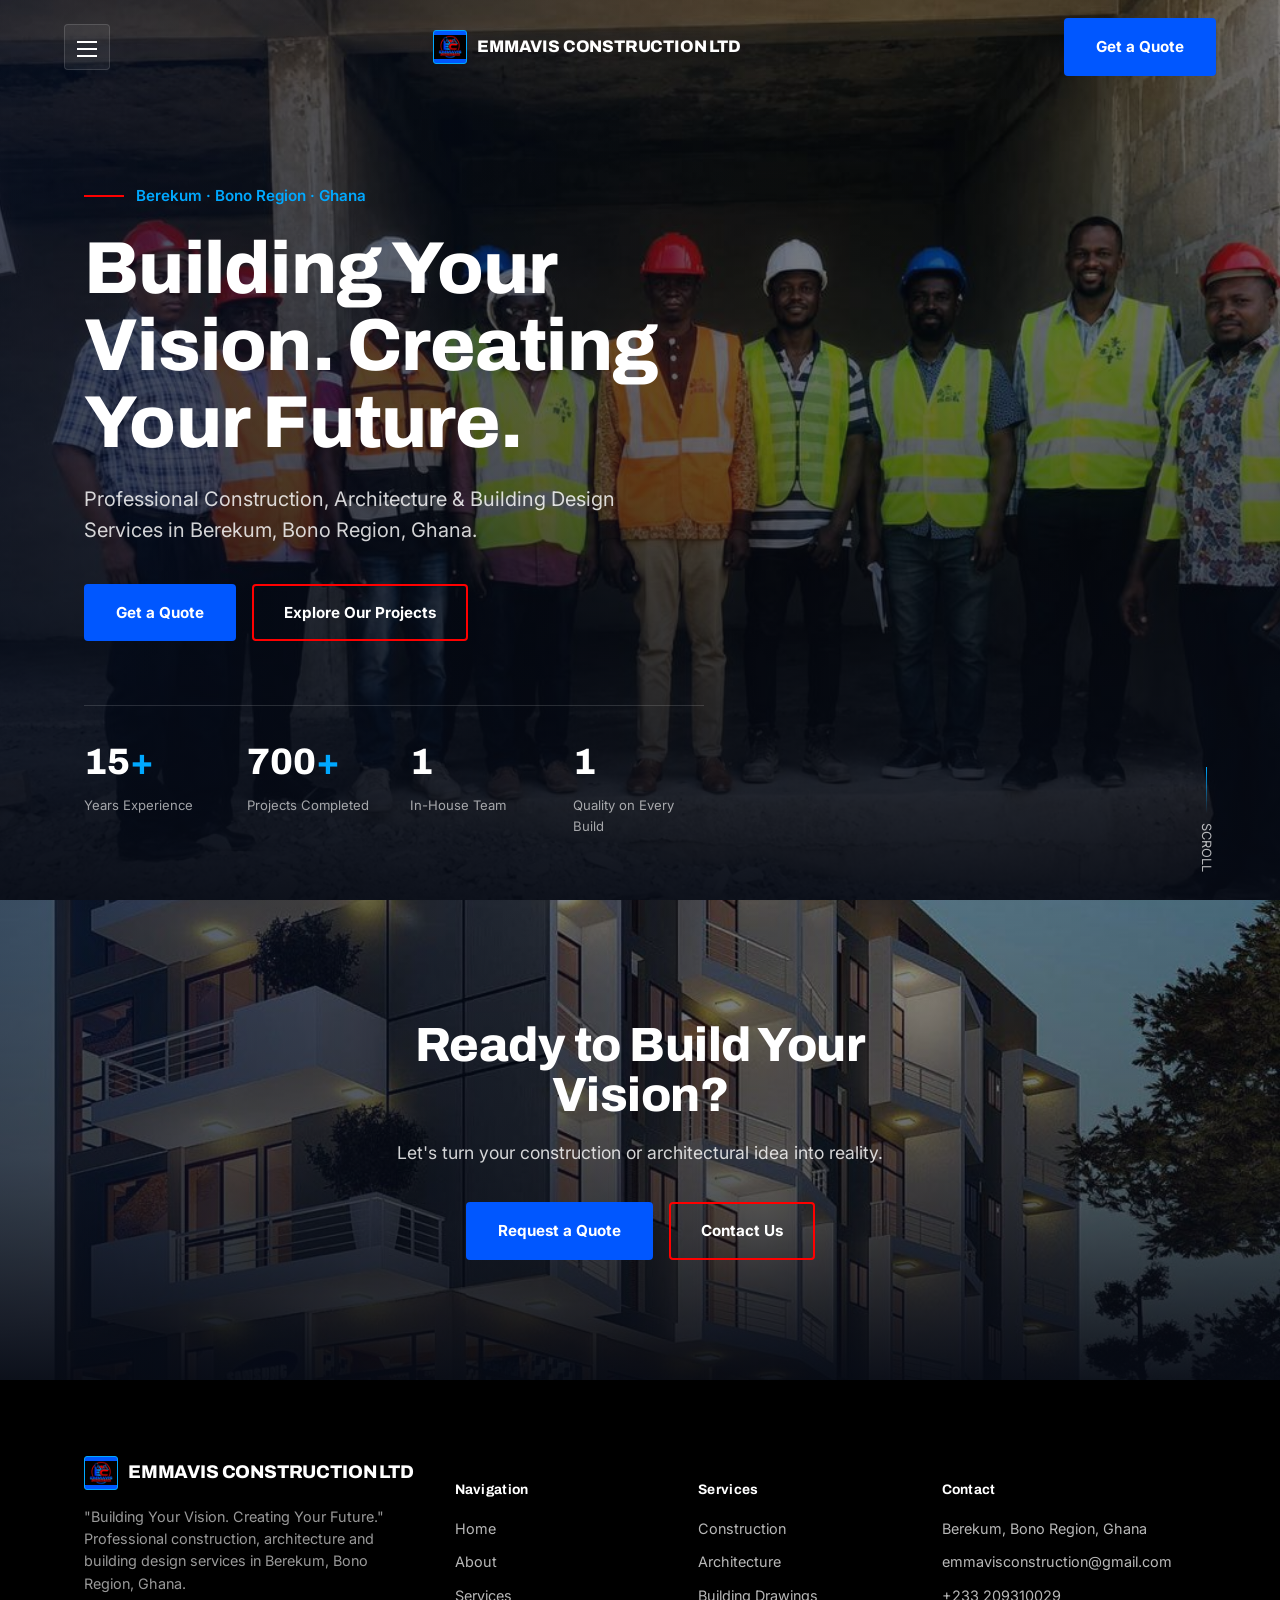
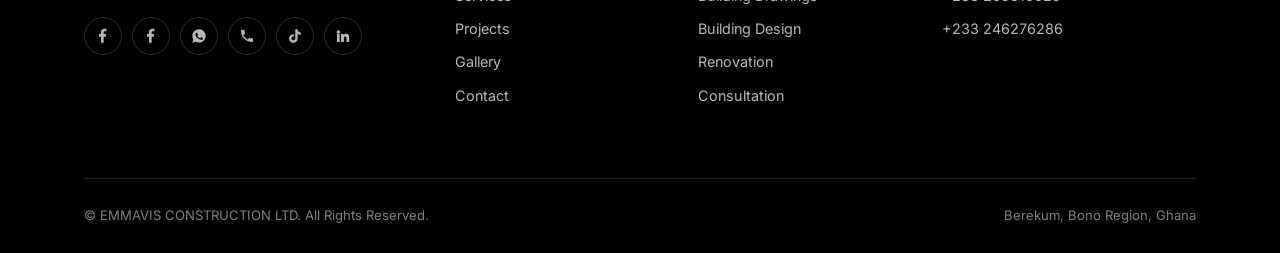
<file: index.html>
<!doctype html>
<html lang="en">
<head>
<meta charset="UTF-8">
<meta name="viewport" content="width=device-width, initial-scale=1.0">
<title>EMMAVIS CONSTRUCTION LTD | Construction & Architecture in Berekum, Bono Region, Ghana</title>
<meta name="description" content="EMMAVIS CONSTRUCTION LTD provides professional construction, architecture, building drawings and building design services in Berekum, Bono Region, Ghana. Get a quote today.">
<meta name="keywords" content="Construction Company in Berekum, Construction Company in Bono Region, Building Construction in Ghana, Architecture Services in Berekum, Building Drawings in Ghana, Building Design in Berekum, Construction Services in Bono Region">
<link rel="preconnect" href="https://fonts.googleapis.com">
<link rel="preconnect" href="https://fonts.gstatic.com" crossorigin>
<link href="https://fonts.googleapis.com/css2?family=Archivo:wght@600;700;800&family=Inter:wght@400;500;600;700&display=swap" rel="stylesheet">
<link rel="stylesheet" href="styles.css">
</head>
<body>

<!-- Page loader -->
<div class="page-loader" id="pageLoader" aria-hidden="true">
  <div class="loader-mark"></div>
  <span>EMMAVIS CONSTRUCTION LTD</span>
</div>

<!-- Skip link -->
<a href="#main" class="sr-only">Skip to content</a>

<!-- Top bar -->
<header class="topbar" id="topbar">
  <button class="hamburger" id="hamburgerBtn" aria-expanded="false" aria-controls="drawerNav" aria-label="Open navigation menu">
    <span></span><span></span><span></span>
  </button>
  <a href="index.html" class="brand-mini">
    <!-- COMPANY LOGO: replace assets/logo-placeholder.svg with your own logo
         file (e.g. assets/logo.png) and update the src below. -->
    <span class="mark brand-logo"><img src="./images 1/LOGO.jpg" alt="EMMAVIS CONSTRUCTION LTD logo"></span>
    EMMAVIS CONSTRUCTION LTD
  </a>
  <a href="contact.html" class="btn btn-primary topbar-cta">Get a Quote</a>
</header>

<!-- Nav overlay + drawer -->
<div class="nav-overlay" id="navOverlay"></div>
<nav class="drawer" id="drawerNav" aria-label="Main navigation">
  <div class="drawer-head">
    <a href="index.html" class="brand-mini">
      <!-- COMPANY LOGO: same placeholder as above, kept in sync -->
      <span class="mark brand-logo"><img src="./images 1/LOGO.jpg" alt="EMMAVIS CONSTRUCTION LTD logo"></span>
      EMMAVIS CONSTRUCTION LTD
    </a>
    <p class="tagline">Building Your Vision. Creating Your Future.</p>
  </div>
  <ul class="drawer-nav">
    <li><a class="drawer-link" href="index.html" data-nav>
      <span class="ico"><svg viewBox="0 0 24 24" fill="none" stroke="currentColor" stroke-width="2"><path d="M3 11l9-7 9 7"/><path d="M5 10v10h14V10"/></svg></span>Home</a></li>
    <li><a class="drawer-link" href="about.html" data-nav>
      <span class="ico"><svg viewBox="0 0 24 24" fill="none" stroke="currentColor" stroke-width="2"><circle cx="12" cy="8" r="4"/><path d="M4 21c1.5-4 5-6 8-6s6.5 2 8 6"/></svg></span>About Us</a></li>
    <li><a class="drawer-link" href="services.html" data-nav>
      <span class="ico"><svg viewBox="0 0 24 24" fill="none" stroke="currentColor" stroke-width="2"><rect x="4" y="4" width="7" height="7"/><rect x="13" y="4" width="7" height="7"/><rect x="4" y="13" width="7" height="7"/><rect x="13" y="13" width="7" height="7"/></svg></span>Services</a></li>
    <li><a class="drawer-link" href="projects.html" data-nav>
      <span class="ico"><svg viewBox="0 0 24 24" fill="none" stroke="currentColor" stroke-width="2"><path d="M3 21V9l9-6 9 6v12"/><path d="M9 21v-6h6v6"/></svg></span>Projects</a></li>
    <li><a class="drawer-link" href="gallery.html" data-nav>
      <span class="ico"><svg viewBox="0 0 24 24" fill="none" stroke="currentColor" stroke-width="2"><rect x="3" y="3" width="18" height="18" rx="1"/><circle cx="8.5" cy="9" r="1.6"/><path d="M21 16l-5-5-4 4-3-3-6 6"/></svg></span>Gallery</a></li>
    <li><a class="drawer-link" href="workers.html" data-nav>
      <span class="ico"><svg viewBox="0 0 24 24" fill="none" stroke="currentColor" stroke-width="2"><path d="M17 21v-2a4 4 0 00-4-4H7a4 4 0 00-4 4v2"/><circle cx="10" cy="7" r="4"/><path d="M21 21v-2a4 4 0 00-3-3.9M16 3.1a4 4 0 010 7.8"/></svg></span>Workers Gallery</a></li>
    <li><a class="drawer-link" href="architecture.html" data-nav>
      <span class="ico"><svg viewBox="0 0 24 24" fill="none" stroke="currentColor" stroke-width="2"><path d="M4 20V9l8-5 8 5v11"/><path d="M4 20h16"/><path d="M9 20v-6h6v6"/></svg></span>3D Drawings</a></li>
    
    <li><a class="drawer-link" href="why.html" data-nav>
      <span class="ico"><svg viewBox="0 0 24 24" fill="none" stroke="currentColor" stroke-width="2"><path d="M12 2l8 4v6c0 5-3.5 8-8 10-4.5-2-8-5-8-10V6l8-4z"/></svg></span>Why Choose Us</a></li>
    <li><a class="drawer-link" href="testimonials.html" data-nav>
      <span class="ico"><svg viewBox="0 0 24 24" fill="none" stroke="currentColor" stroke-width="2"><path d="M21 11.5a8.5 8.5 0 01-11.4 8L3 21l1.6-6.2A8.5 8.5 0 1121 11.5z"/></svg></span>Testimonials</a></li>
    <li><a class="drawer-link" href="contact.html" data-nav>
      <span class="ico"><svg viewBox="0 0 24 24" fill="none" stroke="currentColor" stroke-width="2"><path d="M4 5h16v14H4z"/><path d="M4 6l8 7 8-7"/></svg></span>Contact Us</a></li>
  </ul>
  <div class="drawer-foot">
    Berekum, Bono Region, Ghana<br>
    <a href="contact.html">Request a callback →</a>
  </div>
</nav>

<main id="main">

  <!-- HERO -->
  <section class="hero" id="home">
    <div class="hero-media">
      <img src="./images/IMAGES FOR EMMAVIS CONSTRUCTION/bg new.jpg" alt="Modern building under construction at dusk">
    </div>
    <div class="hero-scrim"></div>
    <div class="hero-inner">
      <div class="hero-eyebrow reveal"><span class="rule"></span>Berekum · Bono Region · Ghana</div>
      <h1 class="reveal">Building Your Vision. Creating Your Future.</h1>
      <p class="lede reveal">Professional Construction, Architecture &amp; Building Design Services in Berekum, Bono Region, Ghana.</p>
      <div class="hero-ctas reveal">
        <a href="contact.html" class="btn btn-primary">Get a Quote</a>
        <a href="projects.html" class="btn btn-secondary">Explore Our Projects</a>
      </div>
      <div class="hero-stats reveal-stagger" id="statBlock">
        <div class="stat"><div class="num" data-count="15">0<span class="plus">+</span></div><div class="label">Years Experience</div></div>
        <div class="stat"><div class="num" data-count="700">0<span class="plus">+</span></div><div class="label">Projects Completed</div></div>
        <div class="stat"><div class="num" data-count="1">Professional</div><div class="label">In-House Team</div></div>
        <div class="stat"><div class="num" data-count="1">Guaranteed</div><div class="label">Quality on Every Build</div></div>
      </div>
    </div>
    <div class="scroll-cue"><span class="line"></span>SCROLL</div>
  </section>

  <!-- CTA BAND -->
  <section class="cta-band">
    <div class="hero-media">
      <img src="./images/IMAGES FOR EMMAVIS CONSTRUCTION/3d (18).jpg" alt="Construction crane against a building site at sunset">
    </div>
    <div class="hero-scrim"></div>
    <div class="container reveal">
      <h2>Ready to Build Your Vision?</h2>
      <p>Let's turn your construction or architectural idea into reality.</p>
      <div class="hero-ctas">
        <a href="contact.html" class="btn btn-primary">Request a Quote</a>
        <a href="contact.html" class="btn btn-secondary">Contact Us</a>
      </div>
    </div>
  </section>

</main>

<!-- FOOTER -->
<footer class="site-footer">
  <div class="container">
    <div class="footer-grid">
      <div class="footer-brand">
        <a href="index.html" class="brand-mini">
          <!-- COMPANY LOGO: same placeholder, kept in sync with the header -->
          <span class="mark brand-logo"><img src="./images 1/LOGO.jpg" alt="EMMAVIS CONSTRUCTION LTD logo"></span>
          EMMAVIS CONSTRUCTION LTD
        </a>
        <p>"Building Your Vision. Creating Your Future." Professional construction, architecture and building design services in Berekum, Bono Region, Ghana.</p>
        <div class="footer-social">
          <a href="https://www.facebook.com/share/1SGrPJ1bT/" aria-label="Facebook"><svg viewBox="0 0 24 24" fill="currentColor"><path d="M13 22v-9h3l1-4h-4V7c0-1 .3-2 2-2h2V1.2c-.3 0-1.6-.2-3-.2-3 0-5 1.8-5 5.2V9H6v4h3v9h4z"/></svg></a>
          <a href="https://www.facebook.com/kwabena.ntiemmanuel" aria-label="Facebook"><svg viewBox="0 0 24 24" fill="currentColor"><path d="M13 22v-9h3l1-4h-4V7c0-1 .3-2 2-2h2V1.2c-.3 0-1.6-.2-3-.2-3 0-5 1.8-5 5.2V9H6v4h3v9h4z"/></svg></a>
          <a href="https://wa.me/233246276286" target="_blank" aria-label="WhatsApp" class="social-icon">
          <svg viewBox="0 0 24 24" fill="currentColor">
            <path d="M12.012 2c-5.506 0-9.989 4.478-9.99 9.984 0 1.762.459 3.48 1.332 5.001L2 22l5.129-1.341c1.463.798 3.111 1.218 4.88 1.219h.004c5.507 0 9.991-4.479 9.992-9.986.001-2.667-1.033-5.173-2.914-7.058C17.209 3.033 14.701 2 12.012 2zm5.834 14.417c-.244.688-1.42 1.314-1.956 1.385-.512.067-1.181.096-3.382-.782-2.825-1.127-4.639-4.004-4.78-4.192-.14-.188-1.144-1.523-1.144-2.906 0-1.383.725-2.063.982-2.344.257-.282.56-.352.748-.352.188 0 .375.002.538.01.173.008.406-.066.634.481.234.562.795 1.942.865 2.083.07.141.117.305.023.493-.094.188-.141.305-.281.47-.14.164-.294.368-.42.493-.141.141-.289.294-.124.576.164.282.729 1.203 1.564 1.947 1.074.957 1.98 1.253 2.262 1.394.282.141.446.118.609-.07.164-.188.702-.821.89-1.103.188-.282.375-.235.633-.141.258.094 1.64.774 1.921.915.281.141.469.211.539.328.07.117.07.68-.174 1.368z"/>
          </svg>
        </a>
          <a href="tel:+233246276286" aria-label="Telephone" class="social-icon">
          <svg viewBox="0 0 24 24" fill="currentColor">
            <path d="M6.62 10.79c1.44 2.83 3.76 5.14 6.59 6.59l2.2-2.2c.27-.27.67-.36 1.02-.24 1.12.37 2.33.57 3.57.57.55 0 1 .45 1 1V20c0 .55-.45 1-1 1-9.39 0-17-7.61-17-17 0-.55.45-1 1-1h3.5c.55 0 1 .45 1 1 0 1.25.2 2.45.57 3.57.11.35.03.74-.25 1.02l-2.2 2.2z"/>
          </svg>
        </a>
          <a href="https://www.tiktok.com/@emmavisconstructionltd" target="_blank" aria-label="TikTok" class="social-icon">
          <svg viewBox="0 0 24 24" fill="currentColor">
            <path d="M19.59 6.69a4.83 4.83 0 0 1-3.77-4.25V2h-3.45v13.67a2.89 2.89 0 0 1-5.2 1.74 2.89 2.89 0 0 1 2.31-4.64c.29 0 .56.04.82.1v-3.6a6.49 6.49 0 0 0-.82-.05A6.5 6.5 0 0 0 3 15.66a6.5 6.5 0 0 0 11.12 4.6 6.46 6.46 0 0 0 1.88-4.6V9.12a8.28 8.28 0 0 0 4.59 1.41V7.08a4.83 4.83 0 0 1-1-.39z"/>
          </svg>
        </a>
          <a href="#" aria-label="LinkedIn"><svg viewBox="0 0 24 24" fill="currentColor"><path d="M4.98 3.5a2.5 2.5 0 11.02 5 2.5 2.5 0 01-.02-5zM3 9h4v12H3zM9 9h3.8v1.7h.05c.5-.9 1.8-1.9 3.7-1.9 4 0 4.7 2.6 4.7 6V21h-4v-5.4c0-1.3 0-3-1.8-3s-2.1 1.4-2.1 2.9V21H9z"/></svg></a>
          
        </div>
      </div>
      <div class="footer-col">
        <h5>Navigation</h5>
        <ul>
          <li><a href="index.html">Home</a></li>
          <li><a href="about.html">About</a></li>
          <li><a href="services.html">Services</a></li>
          <li><a href="projects.html">Projects</a></li>
          <li><a href="gallery.html">Gallery</a></li>
          <li><a href="contact.html">Contact</a></li>
        </ul>
      </div>
      <div class="footer-col">
        <h5>Services</h5>
        <ul>
          <li><a href="services.html">Construction</a></li>
          <li><a href="architecture.html">Architecture</a></li>
          <li><a href="drawings.html">Building Drawings</a></li>
          <li><a href="services.html">Building Design</a></li>
          <li><a href="services.html">Renovation</a></li>
          <li><a href="services.html">Consultation</a></li>
        </ul>
      </div>
      <div class="footer-col">
        <h5>Contact</h5>
        <ul>
         <li>Berekum, Bono Region, Ghana</li>
          <li><a href="mailto:emmavisconstruction@gmail.com">emmavisconstruction@gmail.com</a></li>
          <li>+233 209310029</li>
          <li>+233 246276286</li>
        </ul>
      </div>
    </div>
    <div class="footer-bottom">
      <span>© EMMAVIS CONSTRUCTION LTD. All Rights Reserved.</span>
      <span>Berekum, Bono Region, Ghana</span>
    </div>
  </div>
</footer>

<button class="to-top" id="toTop" aria-label="Back to top">
  <svg viewBox="0 0 24 24" fill="none" stroke="currentColor" stroke-width="2" width="20" height="20"><path d="M12 19V5M5 12l7-7 7 7"/></svg>
</button>

<script src="script.js"></script>
</body>
</html>
</file>
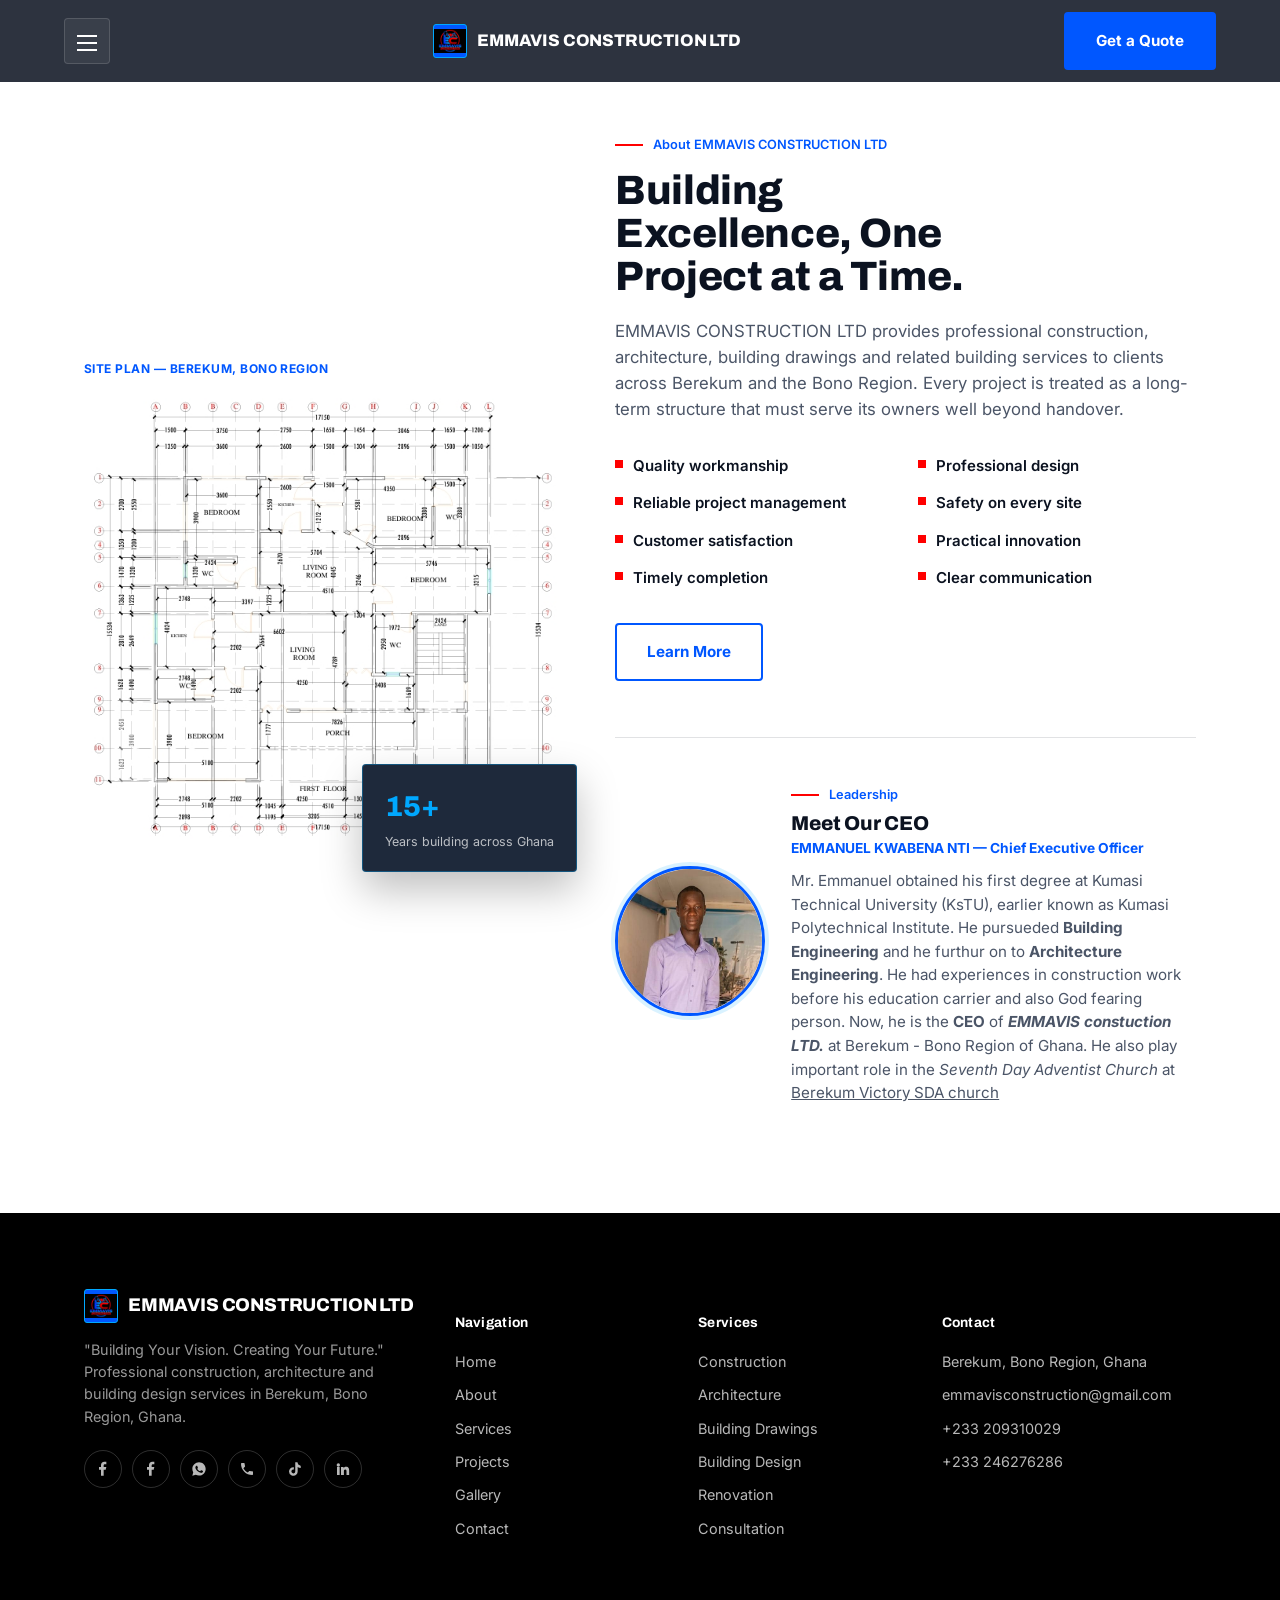
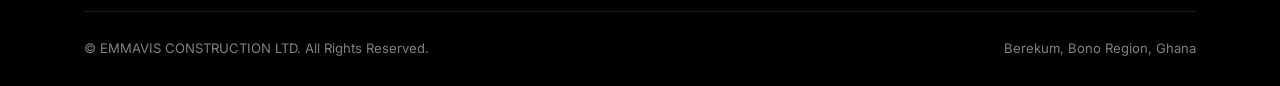
<file: about.html>
<!doctype html>
<html lang="en">
<head>
<meta charset="UTF-8">
<meta name="viewport" content="width=device-width, initial-scale=1.0">
<title>About Us | EMMAVIS CONSTRUCTION LTD</title>
<meta name="description" content="Learn about EMMAVIS CONSTRUCTION LTD, a professional construction and architecture company based in Berekum, Bono Region, Ghana.">
<meta name="keywords" content="Construction Company in Berekum, Construction Company in Bono Region, Building Construction in Ghana, Architecture Services in Berekum, Building Drawings in Ghana, Building Design in Berekum, Construction Services in Bono Region">
<link rel="preconnect" href="https://fonts.googleapis.com">
<link rel="preconnect" href="https://fonts.gstatic.com" crossorigin>
<link href="https://fonts.googleapis.com/css2?family=Archivo:wght@600;700;800&family=Inter:wght@400;500;600;700&display=swap" rel="stylesheet">
<link rel="stylesheet" href="styles.css">
</head>
<body>

<!-- Page loader -->
<div class="page-loader" id="pageLoader" aria-hidden="true">
  <div class="loader-mark"></div>
  <span>EMMAVIS CONSTRUCTION LTD</span>
</div>

<!-- Skip link -->
<a href="#main" class="sr-only">Skip to content</a>

<!-- Top bar -->
<header class="topbar solid" id="topbar">
  <button class="hamburger" id="hamburgerBtn" aria-expanded="false" aria-controls="drawerNav" aria-label="Open navigation menu">
    <span></span><span></span><span></span>
  </button>
  <a href="index.html" class="brand-mini">
    <!-- COMPANY LOGO: replace assets/logo-placeholder.svg with your own logo
         file (e.g. assets/logo.png) and update the src below. -->
    <span class="mark brand-logo"><img src="./images 1/LOGO.jpg" alt="EMMAVIS CONSTRUCTION LTD logo"></span>
    EMMAVIS CONSTRUCTION LTD
  </a>
  <a href="contact.html" class="btn btn-primary topbar-cta">Get a Quote</a>
</header>

<!-- Nav overlay + drawer -->
<div class="nav-overlay" id="navOverlay"></div>
<nav class="drawer" id="drawerNav" aria-label="Main navigation">
  <div class="drawer-head">
    <a href="index.html" class="brand-mini">
      <!-- COMPANY LOGO: same placeholder as above, kept in sync -->
      <span class="mark brand-logo"><img src="./images 1/LOGO.jpg" alt="EMMAVIS CONSTRUCTION LTD logo"></span>
      EMMAVIS CONSTRUCTION LTD
    </a>
    <p class="tagline">Building Your Vision. Creating Your Future.</p>
  </div>
  <ul class="drawer-nav">
    <li><a class="drawer-link" href="index.html" data-nav>
      <span class="ico"><svg viewBox="0 0 24 24" fill="none" stroke="currentColor" stroke-width="2"><path d="M3 11l9-7 9 7"/><path d="M5 10v10h14V10"/></svg></span>Home</a></li>
    <li><a class="drawer-link" href="about.html" data-nav>
      <span class="ico"><svg viewBox="0 0 24 24" fill="none" stroke="currentColor" stroke-width="2"><circle cx="12" cy="8" r="4"/><path d="M4 21c1.5-4 5-6 8-6s6.5 2 8 6"/></svg></span>About Us</a></li>
    <li><a class="drawer-link" href="services.html" data-nav>
      <span class="ico"><svg viewBox="0 0 24 24" fill="none" stroke="currentColor" stroke-width="2"><rect x="4" y="4" width="7" height="7"/><rect x="13" y="4" width="7" height="7"/><rect x="4" y="13" width="7" height="7"/><rect x="13" y="13" width="7" height="7"/></svg></span>Services</a></li>
    <li><a class="drawer-link" href="projects.html" data-nav>
      <span class="ico"><svg viewBox="0 0 24 24" fill="none" stroke="currentColor" stroke-width="2"><path d="M3 21V9l9-6 9 6v12"/><path d="M9 21v-6h6v6"/></svg></span>Projects</a></li>
    <li><a class="drawer-link" href="gallery.html" data-nav>
      <span class="ico"><svg viewBox="0 0 24 24" fill="none" stroke="currentColor" stroke-width="2"><rect x="3" y="3" width="18" height="18" rx="1"/><circle cx="8.5" cy="9" r="1.6"/><path d="M21 16l-5-5-4 4-3-3-6 6"/></svg></span>Gallery</a></li>
    <li><a class="drawer-link" href="workers.html" data-nav>
      <span class="ico"><svg viewBox="0 0 24 24" fill="none" stroke="currentColor" stroke-width="2"><path d="M17 21v-2a4 4 0 00-4-4H7a4 4 0 00-4 4v2"/><circle cx="10" cy="7" r="4"/><path d="M21 21v-2a4 4 0 00-3-3.9M16 3.1a4 4 0 010 7.8"/></svg></span>Workers Gallery</a></li>
    <li><a class="drawer-link" href="architecture.html" data-nav>
      <span class="ico"><svg viewBox="0 0 24 24" fill="none" stroke="currentColor" stroke-width="2"><path d="M4 20V9l8-5 8 5v11"/><path d="M4 20h16"/><path d="M9 20v-6h6v6"/></svg></span>3D Drawings</a></li>
    <li><a class="drawer-link" href="drawings.html" data-nav>
      <span class="ico"><svg viewBox="0 0 24 24" fill="none" stroke="currentColor" stroke-width="2"><path d="M3 17l6-6 4 4 8-8"/><path d="M14 4h7v7"/></svg></span>Building Drawings</a></li>
    <li><a class="drawer-link" href="why.html" data-nav>
      <span class="ico"><svg viewBox="0 0 24 24" fill="none" stroke="currentColor" stroke-width="2"><path d="M12 2l8 4v6c0 5-3.5 8-8 10-4.5-2-8-5-8-10V6l8-4z"/></svg></span>Why Choose Us</a></li>
    <li><a class="drawer-link" href="testimonials.html" data-nav>
      <span class="ico"><svg viewBox="0 0 24 24" fill="none" stroke="currentColor" stroke-width="2"><path d="M21 11.5a8.5 8.5 0 01-11.4 8L3 21l1.6-6.2A8.5 8.5 0 1121 11.5z"/></svg></span>Testimonials</a></li>
    <li><a class="drawer-link" href="contact.html" data-nav>
      <span class="ico"><svg viewBox="0 0 24 24" fill="none" stroke="currentColor" stroke-width="2"><path d="M4 5h16v14H4z"/><path d="M4 6l8 7 8-7"/></svg></span>Contact Us</a></li>
  </ul>
  <div class="drawer-foot">
    Berekum, Bono Region, Ghana<br>
    <a href="contact.html">Request a callback →</a>
  </div>
</nav>

<main id="main">

  <section class="about page-top-spacer" id="about">
    <div class="container">
      <div class="about-media reveal">
        <span class="measure top">SITE PLAN — BEREKUM, BONO REGION</span>
        <div class="frame">
          <img src="./images/IMAGES FOR EMMAVIS CONSTRUCTION/bd (8).jpeg" alt="Architect reviewing building plans on site">
        </div>
        <div class="badge"><div class="n">15+</div><div class="t">Years building across Ghana</div></div>
      </div>
      <div class="about-copy reveal">
        <div class="section-tag">About EMMAVIS CONSTRUCTION LTD</div>
        <h2>Building Excellence, One Project at a Time.</h2>
        <p class="lede">EMMAVIS CONSTRUCTION LTD provides professional construction, architecture, building drawings and related building services to clients across Berekum and the Bono Region. Every project is treated as a long-term structure that must serve its owners well beyond handover.</p>
        <ul class="about-list">
          <li>Quality workmanship</li>
          <li>Professional design</li>
          <li>Reliable project management</li>
          <li>Safety on every site</li>
          <li>Customer satisfaction</li>
          <li>Practical innovation</li>
          <li>Timely completion</li>
          <li>Clear communication</li>
        </ul>
        <a href="services.html" class="btn btn-outline">Learn More</a>

        <!-- CEO / LEADERSHIP: replace assets/ceo-placeholder.svg with the
             real photo (e.g. assets/ceo-photo.jpg), and replace the name
             and bio text below with the CEO's real details. -->
        <div class="leadership reveal">
          <div class="leadership-media">
            <img src="./images/IMAGES FOR EMMAVIS CONSTRUCTION/ceo.jpg" alt="Photo of the CEO of EMMAVIS CONSTRUCTION LTD" class="ceo-photo">
          </div>
          <div class="leadership-info">
            <div class="section-tag">Leadership</div>
            <h3>Meet Our CEO</h3>
            <p class="role">EMMANUEL KWABENA NTI — Chief Executive Officer</p>
            <p class="bio">Mr. Emmanuel obtained his first degree at Kumasi Technical University (KsTU), earlier known as Kumasi Polytechnical Institute.
              He pursueded <strong> Building Engineering</strong> and he furthur on to <strong>Architecture Engineering</strong>.
              He had experiences in construction work before his education carrier and also God fearing person.
              Now, he is the <strong> CEO</strong> of <strong><i>EMMAVIS constuction LTD.</i></strong> at Berekum - Bono Region of Ghana. He also play important role in the
              <i> Seventh Day Adventist Church</i> at <u> Berekum Victory SDA church</u> 

            </p>
          </div>
        </div>
      </div>
    </div>
  </section>

</main>

<!-- FOOTER -->
<footer class="site-footer">
  <div class="container">
    <div class="footer-grid">
      <div class="footer-brand">
        <a href="index.html" class="brand-mini">
          <!-- COMPANY LOGO: same placeholder, kept in sync with the header -->
          <span class="mark brand-logo"><img src="./images 1/LOGO.jpg" alt="EMMAVIS CONSTRUCTION LTD logo"></span>
          EMMAVIS CONSTRUCTION LTD
        </a>
        <p>"Building Your Vision. Creating Your Future." Professional construction, architecture and building design services in Berekum, Bono Region, Ghana.</p>
        <div class="footer-social">
          <a href="https://www.facebook.com/share/1SGrPJ1bT/" aria-label="Facebook"><svg viewBox="0 0 24 24" fill="currentColor"><path d="M13 22v-9h3l1-4h-4V7c0-1 .3-2 2-2h2V1.2c-.3 0-1.6-.2-3-.2-3 0-5 1.8-5 5.2V9H6v4h3v9h4z"/></svg></a>
          <a href="https://www.facebook.com/kwabena.ntiemmanuel" aria-label="Facebook"><svg viewBox="0 0 24 24" fill="currentColor"><path d="M13 22v-9h3l1-4h-4V7c0-1 .3-2 2-2h2V1.2c-.3 0-1.6-.2-3-.2-3 0-5 1.8-5 5.2V9H6v4h3v9h4z"/></svg></a>
          <a href="https://wa.me/233246276286" target="_blank" aria-label="WhatsApp" class="social-icon">
          <svg viewBox="0 0 24 24" fill="currentColor">
            <path d="M12.012 2c-5.506 0-9.989 4.478-9.99 9.984 0 1.762.459 3.48 1.332 5.001L2 22l5.129-1.341c1.463.798 3.111 1.218 4.88 1.219h.004c5.507 0 9.991-4.479 9.992-9.986.001-2.667-1.033-5.173-2.914-7.058C17.209 3.033 14.701 2 12.012 2zm5.834 14.417c-.244.688-1.42 1.314-1.956 1.385-.512.067-1.181.096-3.382-.782-2.825-1.127-4.639-4.004-4.78-4.192-.14-.188-1.144-1.523-1.144-2.906 0-1.383.725-2.063.982-2.344.257-.282.56-.352.748-.352.188 0 .375.002.538.01.173.008.406-.066.634.481.234.562.795 1.942.865 2.083.07.141.117.305.023.493-.094.188-.141.305-.281.47-.14.164-.294.368-.42.493-.141.141-.289.294-.124.576.164.282.729 1.203 1.564 1.947 1.074.957 1.98 1.253 2.262 1.394.282.141.446.118.609-.07.164-.188.702-.821.89-1.103.188-.282.375-.235.633-.141.258.094 1.64.774 1.921.915.281.141.469.211.539.328.07.117.07.68-.174 1.368z"/>
          </svg>
        </a>
          <a href="tel:+233246276286" aria-label="Telephone" class="social-icon">
          <svg viewBox="0 0 24 24" fill="currentColor">
            <path d="M6.62 10.79c1.44 2.83 3.76 5.14 6.59 6.59l2.2-2.2c.27-.27.67-.36 1.02-.24 1.12.37 2.33.57 3.57.57.55 0 1 .45 1 1V20c0 .55-.45 1-1 1-9.39 0-17-7.61-17-17 0-.55.45-1 1-1h3.5c.55 0 1 .45 1 1 0 1.25.2 2.45.57 3.57.11.35.03.74-.25 1.02l-2.2 2.2z"/>
          </svg>
        </a>
          <a href="https://www.tiktok.com/@emmavisconstructionltd" target="_blank" aria-label="TikTok" class="social-icon">
          <svg viewBox="0 0 24 24" fill="currentColor">
            <path d="M19.59 6.69a4.83 4.83 0 0 1-3.77-4.25V2h-3.45v13.67a2.89 2.89 0 0 1-5.2 1.74 2.89 2.89 0 0 1 2.31-4.64c.29 0 .56.04.82.1v-3.6a6.49 6.49 0 0 0-.82-.05A6.5 6.5 0 0 0 3 15.66a6.5 6.5 0 0 0 11.12 4.6 6.46 6.46 0 0 0 1.88-4.6V9.12a8.28 8.28 0 0 0 4.59 1.41V7.08a4.83 4.83 0 0 1-1-.39z"/>
          </svg>
        </a>
          <a href="#" aria-label="LinkedIn"><svg viewBox="0 0 24 24" fill="currentColor"><path d="M4.98 3.5a2.5 2.5 0 11.02 5 2.5 2.5 0 01-.02-5zM3 9h4v12H3zM9 9h3.8v1.7h.05c.5-.9 1.8-1.9 3.7-1.9 4 0 4.7 2.6 4.7 6V21h-4v-5.4c0-1.3 0-3-1.8-3s-2.1 1.4-2.1 2.9V21H9z"/></svg></a>
        </div>
      </div>
      <div class="footer-col">
        <h5>Navigation</h5>
        <ul>
          <li><a href="index.html">Home</a></li>
          <li><a href="about.html">About</a></li>
          <li><a href="services.html">Services</a></li>
          <li><a href="projects.html">Projects</a></li>
          <li><a href="gallery.html">Gallery</a></li>
          <li><a href="contact.html">Contact</a></li>
        </ul>
      </div>
      <div class="footer-col">
        <h5>Services</h5>
        <ul>
          <li><a href="services.html">Construction</a></li>
          <li><a href="architecture.html">Architecture</a></li>
          <li><a href="drawings.html">Building Drawings</a></li>
          <li><a href="services.html">Building Design</a></li>
          <li><a href="services.html">Renovation</a></li>
          <li><a href="services.html">Consultation</a></li>
        </ul>
      </div>
      <div class="footer-col">
        <h5>Contact</h5>
        <ul>
          <li>Berekum, Bono Region, Ghana</li>
          <li><a href="mailto:emmavisconstruction@gmail.com">emmavisconstruction@gmail.com</a></li>
          <li>+233 209310029</li>
          <li>+233 246276286</li>
        </ul>
      </div>
    </div>
    <div class="footer-bottom">
      <span>© EMMAVIS CONSTRUCTION LTD. All Rights Reserved.</span>
      <span>Berekum, Bono Region, Ghana</span>
    </div>
  </div>
</footer>

<button class="to-top" id="toTop" aria-label="Back to top">
  <svg viewBox="0 0 24 24" fill="none" stroke="currentColor" stroke-width="2" width="20" height="20"><path d="M12 19V5M5 12l7-7 7 7"/></svg>
</button>

<script src="script.js"></script>
</body>
</html>
</file>
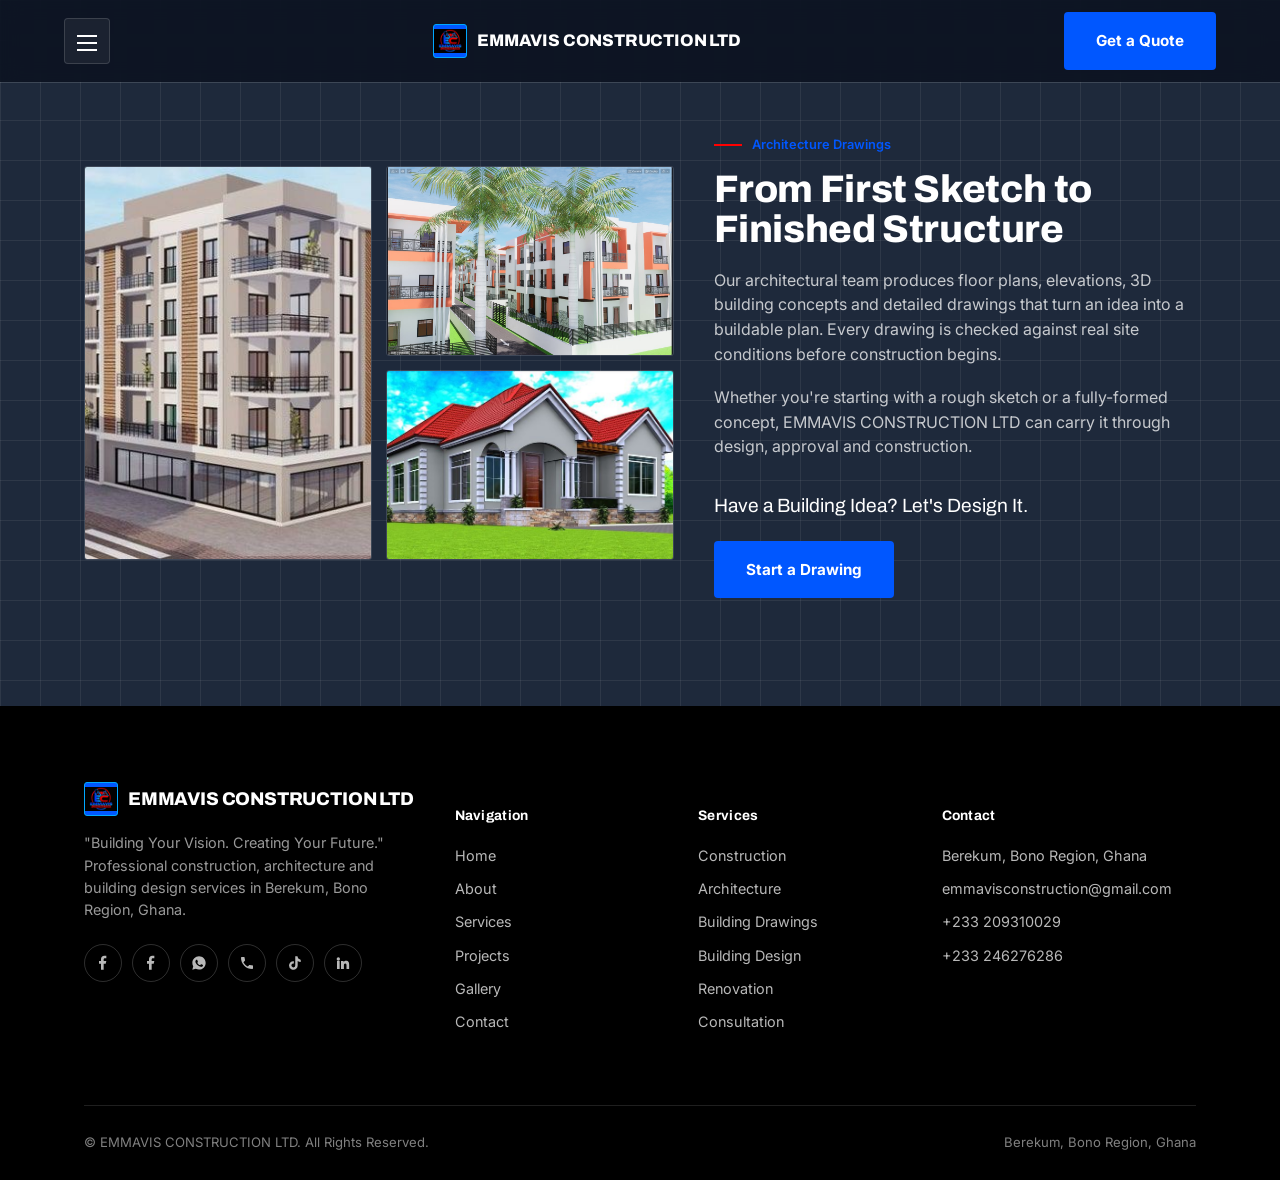
<file: architecture.html>
<!doctype html>
<html lang="en">
<head>
<meta charset="UTF-8">
<meta name="viewport" content="width=device-width, initial-scale=1.0">
<title>Building Drawings | EMMAVIS CONSTRUCTION LTD</title>
<meta name="description" content="Professional building drawings, floor plans and elevations from EMMAVIS CONSTRUCTION LTD in Berekum, Bono Region, Ghana.">
<meta name="keywords" content="Construction Company in Berekum, Construction Company in Bono Region, Building Construction in Ghana, Architecture Services in Berekum, Building Drawings in Ghana, Building Design in Berekum, Construction Services in Bono Region">
<link rel="preconnect" href="https://fonts.googleapis.com">
<link rel="preconnect" href="https://fonts.gstatic.com" crossorigin>
<link href="https://fonts.googleapis.com/css2?family=Archivo:wght@600;700;800&family=Inter:wght@400;500;600;700&display=swap" rel="stylesheet">
<link rel="stylesheet" href="styles.css">
</head>
<body>

<!-- Page loader -->
<div class="page-loader" id="pageLoader" aria-hidden="true">
  <div class="loader-mark"></div>
  <span>EMMAVIS CONSTRUCTION LTD</span>
</div>

<!-- Skip link -->
<a href="#main" class="sr-only">Skip to content</a>

<!-- Top bar -->
<header class="topbar solid" id="topbar">
  <button class="hamburger" id="hamburgerBtn" aria-expanded="false" aria-controls="drawerNav" aria-label="Open navigation menu">
    <span></span><span></span><span></span>
  </button>
  <a href="index.html" class="brand-mini">
    <!-- COMPANY LOGO: replace assets/logo-placeholder.svg with your own logo
         file (e.g. assets/logo.png) and update the src below. -->
    <span class="mark brand-logo"><img src="./images 1/LOGO.jpg" alt="EMMAVIS CONSTRUCTION LTD logo"></span>
    EMMAVIS CONSTRUCTION LTD
  </a>
  <a href="contact.html" class="btn btn-primary topbar-cta">Get a Quote</a>
</header>

<!-- Nav overlay + drawer -->
<div class="nav-overlay" id="navOverlay"></div>
<nav class="drawer" id="drawerNav" aria-label="Main navigation">
  <div class="drawer-head">
    <a href="index.html" class="brand-mini">
      <!-- COMPANY LOGO: same placeholder as above, kept in sync -->
      <span class="mark brand-logo"><img src="./images 1/LOGO.jpg" alt="EMMAVIS CONSTRUCTION LTD logo"></span>
      EMMAVIS CONSTRUCTION LTD
    </a>
    <p class="tagline">Building Your Vision. Creating Your Future.</p>
  </div>
  <ul class="drawer-nav">
    <li><a class="drawer-link" href="index.html" data-nav>
      <span class="ico"><svg viewBox="0 0 24 24" fill="none" stroke="currentColor" stroke-width="2"><path d="M3 11l9-7 9 7"/><path d="M5 10v10h14V10"/></svg></span>Home</a></li>
    <li><a class="drawer-link" href="about.html" data-nav>
      <span class="ico"><svg viewBox="0 0 24 24" fill="none" stroke="currentColor" stroke-width="2"><circle cx="12" cy="8" r="4"/><path d="M4 21c1.5-4 5-6 8-6s6.5 2 8 6"/></svg></span>About Us</a></li>
    <li><a class="drawer-link" href="services.html" data-nav>
      <span class="ico"><svg viewBox="0 0 24 24" fill="none" stroke="currentColor" stroke-width="2"><rect x="4" y="4" width="7" height="7"/><rect x="13" y="4" width="7" height="7"/><rect x="4" y="13" width="7" height="7"/><rect x="13" y="13" width="7" height="7"/></svg></span>Services</a></li>
    <li><a class="drawer-link" href="projects.html" data-nav>
      <span class="ico"><svg viewBox="0 0 24 24" fill="none" stroke="currentColor" stroke-width="2"><path d="M3 21V9l9-6 9 6v12"/><path d="M9 21v-6h6v6"/></svg></span>Projects</a></li>
    <li><a class="drawer-link" href="gallery.html" data-nav>
      <span class="ico"><svg viewBox="0 0 24 24" fill="none" stroke="currentColor" stroke-width="2"><rect x="3" y="3" width="18" height="18" rx="1"/><circle cx="8.5" cy="9" r="1.6"/><path d="M21 16l-5-5-4 4-3-3-6 6"/></svg></span>Gallery</a></li>
    <li><a class="drawer-link" href="workers.html" data-nav>
      <span class="ico"><svg viewBox="0 0 24 24" fill="none" stroke="currentColor" stroke-width="2"><path d="M17 21v-2a4 4 0 00-4-4H7a4 4 0 00-4 4v2"/><circle cx="10" cy="7" r="4"/><path d="M21 21v-2a4 4 0 00-3-3.9M16 3.1a4 4 0 010 7.8"/></svg></span>Workers Gallery</a></li>
    <li><a class="drawer-link" href="architecture.html" data-nav>
      <span class="ico"><svg viewBox="0 0 24 24" fill="none" stroke="currentColor" stroke-width="2"><path d="M4 20V9l8-5 8 5v11"/><path d="M4 20h16"/><path d="M9 20v-6h6v6"/></svg></span>3D Drawings</a></li>
    <li><a class="drawer-link" href="drawings.html" data-nav>
      <span class="ico"><svg viewBox="0 0 24 24" fill="none" stroke="currentColor" stroke-width="2"><path d="M3 17l6-6 4 4 8-8"/><path d="M14 4h7v7"/></svg></span>Building Drawings</a></li>
    <li><a class="drawer-link" href="why.html" data-nav>
      <span class="ico"><svg viewBox="0 0 24 24" fill="none" stroke="currentColor" stroke-width="2"><path d="M12 2l8 4v6c0 5-3.5 8-8 10-4.5-2-8-5-8-10V6l8-4z"/></svg></span>Why Choose Us</a></li>
    <li><a class="drawer-link" href="testimonials.html" data-nav>
      <span class="ico"><svg viewBox="0 0 24 24" fill="none" stroke="currentColor" stroke-width="2"><path d="M21 11.5a8.5 8.5 0 01-11.4 8L3 21l1.6-6.2A8.5 8.5 0 1121 11.5z"/></svg></span>Testimonials</a></li>
    <li><a class="drawer-link" href="contact.html" data-nav>
      <span class="ico"><svg viewBox="0 0 24 24" fill="none" stroke="currentColor" stroke-width="2"><path d="M4 5h16v14H4z"/><path d="M4 6l8 7 8-7"/></svg></span>Contact Us</a></li>
  </ul>
  <div class="drawer-foot">
    Berekum, Bono Region, Ghana<br>
    <a href="contact.html">Request a callback →</a>
  </div>
</nav>

<main id="main">

  <section class="architecture page-top-spacer" id="architecture">
    <div class="blueprint-grid" aria-hidden="true"></div>
    <div class="container">
      <div class="arch-grid">
        <div class="arch-mosaic reveal" id="drawings">
          <img class="tall" src="./images/IMAGES FOR EMMAVIS CONSTRUCTION/3d (4).jpg" alt="Architectural floor plan drawing">
          <img src="./images/IMAGES FOR EMMAVIS CONSTRUCTION/3d (16).jpg" alt="Blueprint of a building elevation">
          <img src="./images/IMAGES FOR EMMAVIS CONSTRUCTION/3d (12).jpg" alt="Architect's hand drafting a building concept">
        </div>
        <div class="arch-copy reveal">
          <div class="section-tag">Architecture Drawings</div>
          <h2 style="color:var(--white);font-size:clamp(1.9rem,3vw,2.6rem);">From First Sketch to Finished Structure</h2>
          <p>Our architectural team produces floor plans, elevations, 3D building concepts and detailed drawings that turn an idea into a buildable plan. Every drawing is checked against real site conditions before construction begins.</p>
          <p>Whether you're starting with a rough sketch or a fully-formed concept, EMMAVIS CONSTRUCTION LTD can carry it through design, approval and construction.</p>
          <div class="arch-cta">
            <span class="tag-line">Have a Building Idea? Let's Design It.</span>
            <a href="contact.html" class="btn btn-primary">Start a Drawing</a>
          </div>
        </div>
      </div>
    </div>
  </section>

</main>

<!-- FOOTER -->
<footer class="site-footer">
  <div class="container">
    <div class="footer-grid">
      <div class="footer-brand">
        <a href="index.html" class="brand-mini">
          <!-- COMPANY LOGO: same placeholder, kept in sync with the header -->
          <span class="mark brand-logo"><img src="./images 1/LOGO.jpg" alt="EMMAVIS CONSTRUCTION LTD logo"></span>
          EMMAVIS CONSTRUCTION LTD
        </a>
        <p>"Building Your Vision. Creating Your Future." Professional construction, architecture and building design services in Berekum, Bono Region, Ghana.</p>
        <div class="footer-social">
          <a href="https://www.facebook.com/share/1SGrPJ1bT/" aria-label="Facebook"><svg viewBox="0 0 24 24" fill="currentColor"><path d="M13 22v-9h3l1-4h-4V7c0-1 .3-2 2-2h2V1.2c-.3 0-1.6-.2-3-.2-3 0-5 1.8-5 5.2V9H6v4h3v9h4z"/></svg></a>
          <a href="https://www.facebook.com/kwabena.ntiemmanuel" aria-label="Facebook"><svg viewBox="0 0 24 24" fill="currentColor"><path d="M13 22v-9h3l1-4h-4V7c0-1 .3-2 2-2h2V1.2c-.3 0-1.6-.2-3-.2-3 0-5 1.8-5 5.2V9H6v4h3v9h4z"/></svg></a>
         <a href="https://wa.me/233246276286" target="_blank" aria-label="WhatsApp" class="social-icon">
          <svg viewBox="0 0 24 24" fill="currentColor">
            <path d="M12.012 2c-5.506 0-9.989 4.478-9.99 9.984 0 1.762.459 3.48 1.332 5.001L2 22l5.129-1.341c1.463.798 3.111 1.218 4.88 1.219h.004c5.507 0 9.991-4.479 9.992-9.986.001-2.667-1.033-5.173-2.914-7.058C17.209 3.033 14.701 2 12.012 2zm5.834 14.417c-.244.688-1.42 1.314-1.956 1.385-.512.067-1.181.096-3.382-.782-2.825-1.127-4.639-4.004-4.78-4.192-.14-.188-1.144-1.523-1.144-2.906 0-1.383.725-2.063.982-2.344.257-.282.56-.352.748-.352.188 0 .375.002.538.01.173.008.406-.066.634.481.234.562.795 1.942.865 2.083.07.141.117.305.023.493-.094.188-.141.305-.281.47-.14.164-.294.368-.42.493-.141.141-.289.294-.124.576.164.282.729 1.203 1.564 1.947 1.074.957 1.98 1.253 2.262 1.394.282.141.446.118.609-.07.164-.188.702-.821.89-1.103.188-.282.375-.235.633-.141.258.094 1.64.774 1.921.915.281.141.469.211.539.328.07.117.07.68-.174 1.368z"/>
          </svg>
        </a>
          <a href="tel:+233246276286" aria-label="Telephone" class="social-icon">
          <svg viewBox="0 0 24 24" fill="currentColor">
            <path d="M6.62 10.79c1.44 2.83 3.76 5.14 6.59 6.59l2.2-2.2c.27-.27.67-.36 1.02-.24 1.12.37 2.33.57 3.57.57.55 0 1 .45 1 1V20c0 .55-.45 1-1 1-9.39 0-17-7.61-17-17 0-.55.45-1 1-1h3.5c.55 0 1 .45 1 1 0 1.25.2 2.45.57 3.57.11.35.03.74-.25 1.02l-2.2 2.2z"/>
          </svg>
        </a>
          <a href="https://www.tiktok.com/@emmavisconstructionltd" target="_blank" aria-label="TikTok" class="social-icon">
          <svg viewBox="0 0 24 24" fill="currentColor">
            <path d="M19.59 6.69a4.83 4.83 0 0 1-3.77-4.25V2h-3.45v13.67a2.89 2.89 0 0 1-5.2 1.74 2.89 2.89 0 0 1 2.31-4.64c.29 0 .56.04.82.1v-3.6a6.49 6.49 0 0 0-.82-.05A6.5 6.5 0 0 0 3 15.66a6.5 6.5 0 0 0 11.12 4.6 6.46 6.46 0 0 0 1.88-4.6V9.12a8.28 8.28 0 0 0 4.59 1.41V7.08a4.83 4.83 0 0 1-1-.39z"/>
          </svg>
        </a>
          <a href="#" aria-label="LinkedIn"><svg viewBox="0 0 24 24" fill="currentColor"><path d="M4.98 3.5a2.5 2.5 0 11.02 5 2.5 2.5 0 01-.02-5zM3 9h4v12H3zM9 9h3.8v1.7h.05c.5-.9 1.8-1.9 3.7-1.9 4 0 4.7 2.6 4.7 6V21h-4v-5.4c0-1.3 0-3-1.8-3s-2.1 1.4-2.1 2.9V21H9z"/></svg></a>
        </div>
      </div>
      <div class="footer-col">
        <h5>Navigation</h5>
        <ul>
          <li><a href="index.html">Home</a></li>
          <li><a href="about.html">About</a></li>
          <li><a href="services.html">Services</a></li>
          <li><a href="projects.html">Projects</a></li>
          <li><a href="gallery.html">Gallery</a></li>
          <li><a href="contact.html">Contact</a></li>
        </ul>
      </div>
      <div class="footer-col">
        <h5>Services</h5>
        <ul>
          <li><a href="services.html">Construction</a></li>
          <li><a href="architecture.html">Architecture</a></li>
          <li><a href="drawings.html">Building Drawings</a></li>
          <li><a href="services.html">Building Design</a></li>
          <li><a href="services.html">Renovation</a></li>
          <li><a href="services.html">Consultation</a></li>
        </ul>
      </div>
      <div class="footer-col">
        <h5>Contact</h5>
        <ul>
          <li>Berekum, Bono Region, Ghana</li>
          <li><a href="mailto:emmavisconstruction@gmail.com">emmavisconstruction@gmail.com</a></li>
          <li>+233 209310029</li>
          <li>+233 246276286</li>
        </ul>
      </div>
    </div>
    <div class="footer-bottom">
      <span>© EMMAVIS CONSTRUCTION LTD. All Rights Reserved.</span>
      <span>Berekum, Bono Region, Ghana</span>
    </div>
  </div>
</footer>

<button class="to-top" id="toTop" aria-label="Back to top">
  <svg viewBox="0 0 24 24" fill="none" stroke="currentColor" stroke-width="2" width="20" height="20"><path d="M12 19V5M5 12l7-7 7 7"/></svg>
</button>

<script src="script.js"></script>
</body>
</html>
</file>
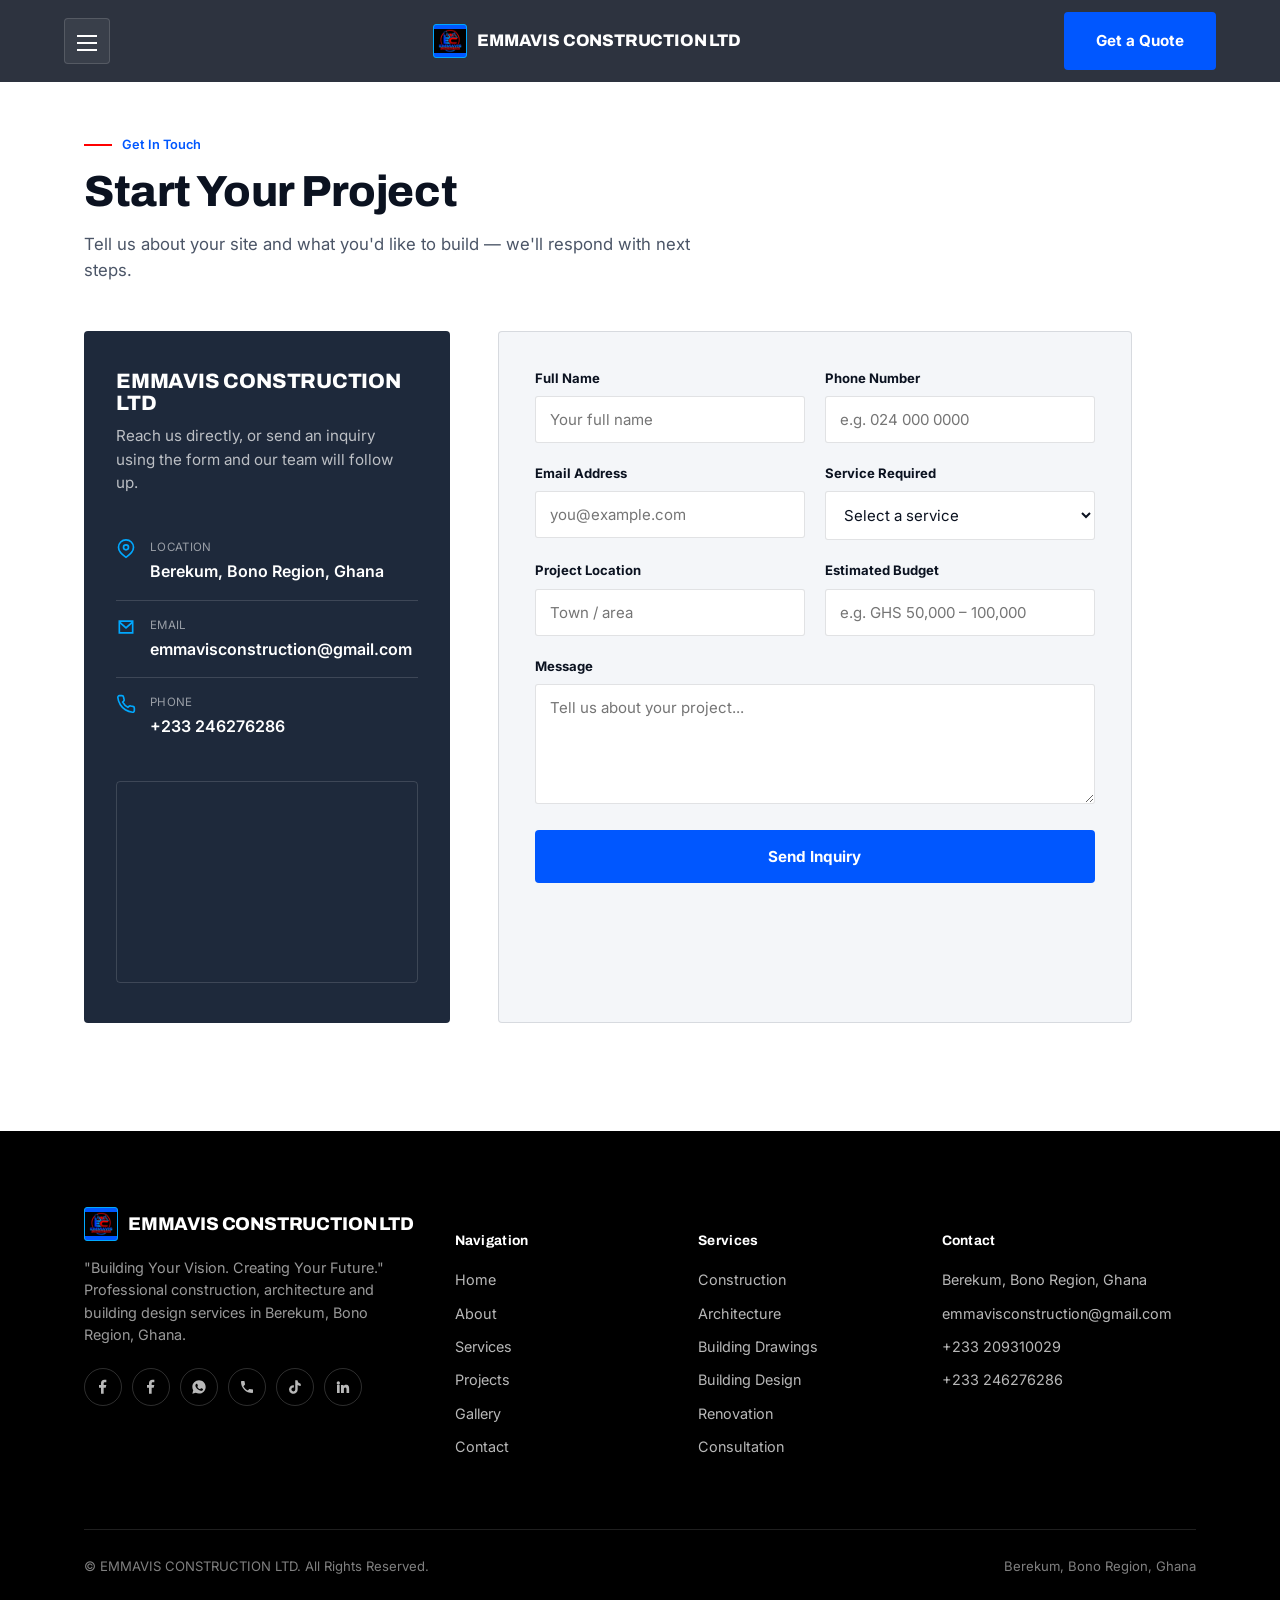
<file: contact.html>
<!doctype html>
<html lang="en">
<head>
<meta charset="UTF-8">
<meta name="viewport" content="width=device-width, initial-scale=1.0">
<title>Contact Us | EMMAVIS CONSTRUCTION LTD</title>
<meta name="description" content="Contact EMMAVIS CONSTRUCTION LTD in Berekum, Bono Region, Ghana to request a quote or start your construction or architecture project.">
<meta name="keywords" content="Construction Company in Berekum, Construction Company in Bono Region, Building Construction in Ghana, Architecture Services in Berekum, Building Drawings in Ghana, Building Design in Berekum, Construction Services in Bono Region">
<link rel="preconnect" href="https://fonts.googleapis.com">
<link rel="preconnect" href="https://fonts.gstatic.com" crossorigin>
<link href="https://fonts.googleapis.com/css2?family=Archivo:wght@600;700;800&family=Inter:wght@400;500;600;700&display=swap" rel="stylesheet">
<link rel="stylesheet" href="styles.css">
</head>
<body>

<!-- Page loader -->
<div class="page-loader" id="pageLoader" aria-hidden="true">
  <div class="loader-mark"></div>
  <span>EMMAVIS CONSTRUCTION LTD</span>
</div>

<!-- Skip link -->
<a href="#main" class="sr-only">Skip to content</a>

<!-- Top bar -->
<header class="topbar solid" id="topbar">
  <button class="hamburger" id="hamburgerBtn" aria-expanded="false" aria-controls="drawerNav" aria-label="Open navigation menu">
    <span></span><span></span><span></span>
  </button>
  <a href="index.html" class="brand-mini">
    <!-- COMPANY LOGO: replace assets/logo-placeholder.svg with your own logo
         file (e.g. assets/logo.png) and update the src below. -->
    <span class="mark brand-logo"><img src="./images 1/LOGO.jpg" alt="EMMAVIS CONSTRUCTION LTD logo"></span>
    EMMAVIS CONSTRUCTION LTD
  </a>
  <a href="contact.html" class="btn btn-primary topbar-cta">Get a Quote</a>
</header>

<!-- Nav overlay + drawer -->
<div class="nav-overlay" id="navOverlay"></div>
<nav class="drawer" id="drawerNav" aria-label="Main navigation">
  <div class="drawer-head">
    <a href="index.html" class="brand-mini">
      <!-- COMPANY LOGO: same placeholder as above, kept in sync -->
      <span class="mark brand-logo"><img src="./images 1/LOGO.jpg" alt="EMMAVIS CONSTRUCTION LTD logo"></span>
      EMMAVIS CONSTRUCTION
    </a>
    <p class="tagline">Building Your Vision. Creating Your Future.</p>
  </div>
  <ul class="drawer-nav">
    <li><a class="drawer-link" href="index.html" data-nav>
      <span class="ico"><svg viewBox="0 0 24 24" fill="none" stroke="currentColor" stroke-width="2"><path d="M3 11l9-7 9 7"/><path d="M5 10v10h14V10"/></svg></span>Home</a></li>
    <li><a class="drawer-link" href="about.html" data-nav>
      <span class="ico"><svg viewBox="0 0 24 24" fill="none" stroke="currentColor" stroke-width="2"><circle cx="12" cy="8" r="4"/><path d="M4 21c1.5-4 5-6 8-6s6.5 2 8 6"/></svg></span>About Us</a></li>
    <li><a class="drawer-link" href="services.html" data-nav>
      <span class="ico"><svg viewBox="0 0 24 24" fill="none" stroke="currentColor" stroke-width="2"><rect x="4" y="4" width="7" height="7"/><rect x="13" y="4" width="7" height="7"/><rect x="4" y="13" width="7" height="7"/><rect x="13" y="13" width="7" height="7"/></svg></span>Services</a></li>
    <li><a class="drawer-link" href="projects.html" data-nav>
      <span class="ico"><svg viewBox="0 0 24 24" fill="none" stroke="currentColor" stroke-width="2"><path d="M3 21V9l9-6 9 6v12"/><path d="M9 21v-6h6v6"/></svg></span>Projects</a></li>
    <li><a class="drawer-link" href="gallery.html" data-nav>
      <span class="ico"><svg viewBox="0 0 24 24" fill="none" stroke="currentColor" stroke-width="2"><rect x="3" y="3" width="18" height="18" rx="1"/><circle cx="8.5" cy="9" r="1.6"/><path d="M21 16l-5-5-4 4-3-3-6 6"/></svg></span>Gallery</a></li>
    <li><a class="drawer-link" href="workers.html" data-nav>
      <span class="ico"><svg viewBox="0 0 24 24" fill="none" stroke="currentColor" stroke-width="2"><path d="M17 21v-2a4 4 0 00-4-4H7a4 4 0 00-4 4v2"/><circle cx="10" cy="7" r="4"/><path d="M21 21v-2a4 4 0 00-3-3.9M16 3.1a4 4 0 010 7.8"/></svg></span>Workers Gallery</a></li>
    <li><a class="drawer-link" href="architecture.html" data-nav>
      <span class="ico"><svg viewBox="0 0 24 24" fill="none" stroke="currentColor" stroke-width="2"><path d="M4 20V9l8-5 8 5v11"/><path d="M4 20h16"/><path d="M9 20v-6h6v6"/></svg></span>3D Drawings</a></li>
    <li><a class="drawer-link" href="drawings.html" data-nav>
      <span class="ico"><svg viewBox="0 0 24 24" fill="none" stroke="currentColor" stroke-width="2"><path d="M3 17l6-6 4 4 8-8"/><path d="M14 4h7v7"/></svg></span>Building Drawings</a></li>
    <li><a class="drawer-link" href="why.html" data-nav>
      <span class="ico"><svg viewBox="0 0 24 24" fill="none" stroke="currentColor" stroke-width="2"><path d="M12 2l8 4v6c0 5-3.5 8-8 10-4.5-2-8-5-8-10V6l8-4z"/></svg></span>Why Choose Us</a></li>
    <li><a class="drawer-link" href="testimonials.html" data-nav>
      <span class="ico"><svg viewBox="0 0 24 24" fill="none" stroke="currentColor" stroke-width="2"><path d="M21 11.5a8.5 8.5 0 01-11.4 8L3 21l1.6-6.2A8.5 8.5 0 1121 11.5z"/></svg></span>Testimonials</a></li>
    <li><a class="drawer-link" href="contact.html" data-nav>
      <span class="ico"><svg viewBox="0 0 24 24" fill="none" stroke="currentColor" stroke-width="2"><path d="M4 5h16v14H4z"/><path d="M4 6l8 7 8-7"/></svg></span>Contact Us</a></li>
  </ul>
  <div class="drawer-foot">
    Berekum, Bono Region, Ghana<br>
    <a href="contact.html">Request a callback →</a>
  </div>
</nav>

<main id="main">

  <section class="contact page-top-spacer" id="contact">
    <div class="container">
      <div class="section-head reveal">
        <div class="section-tag">Get In Touch</div>
        <h2>Start Your Project</h2>
        <p>Tell us about your site and what you'd like to build — we'll respond with next steps.</p>
      </div>
      <div class="contact-grid">

        <div class="contact-card reveal">
          <h3>EMMAVIS CONSTRUCTION LTD</h3>
          <p class="lede">Reach us directly, or send an inquiry using the form and our team will follow up.</p>

          <div class="contact-line">
            <span class="ico"><svg viewBox="0 0 24 24" fill="none" stroke="currentColor" stroke-width="2"><path d="M21 10c0 6-9 12-9 12S3 16 3 10a9 9 0 0118 0z"/><circle cx="12" cy="10" r="3"/></svg></span>
            <div><div class="k">Location</div><div class="v">Berekum, Bono Region, Ghana</div></div>
          </div>
          <div class="contact-line">
            <span class="ico"><svg viewBox="0 0 24 24" fill="none" stroke="currentColor" stroke-width="2"><path d="M4 5h16v14H4z"/><path d="M4 6l8 7 8-7"/></svg></span>
            <!-- NOTE: replace with the company's full email address once confirmed -->
            <div><div class="k">Email</div><div class="v" id="companyEmail">emmavisconstruction@gmail.com</div></div>
          </div>
          <div class="contact-line">
            <span class="ico"><svg viewBox="0 0 24 24" fill="none" stroke="currentColor" stroke-width="2"><path d="M22 16.9v3a2 2 0 01-2.2 2 19.8 19.8 0 01-8.6-3 19.5 19.5 0 01-6-6 19.8 19.8 0 01-3-8.7A2 2 0 014.1 2h3a2 2 0 012 1.7c.1.9.3 1.8.6 2.7a2 2 0 01-.5 2.1L8 9.7a16 16 0 006.3 6.3l1.2-1.2a2 2 0 012.1-.5c.9.3 1.8.5 2.7.6a2 2 0 011.7 2z"/></svg></span>
            <!-- NOTE: placeholder phone number — replace with the company's real line -->
            <div><div class="k">Phone</div><div class="v">+233 246276286</div></div>
          </div>

          <div class="map-embed">
            <iframe title="Map of Berekum, Bono Region, Ghana" loading="lazy" src="https://www.google.com/maps?q=Berekum,+Bono+Region,+Ghana&output=embed"></iframe>
          </div>
        </div>

        <div class="form-wrap reveal">
          <form id="contactForm" novalidate>
            <div class="form-row two">
              <div class="field">
                <label for="fullName">Full Name</label>
                <input type="text" id="fullName" name="fullName" required placeholder="Your full name">
              </div>
              <div class="field">
                <label for="phone">Phone Number</label>
                <input type="tel" id="phone" name="phone" required placeholder="e.g. 024 000 0000">
              </div>
            </div>
            <div class="form-row two" style="margin-top:20px;">
              <div class="field">
                <label for="email">Email Address</label>
                <input type="email" id="email" name="email" required placeholder="you@example.com">
              </div>
              <div class="field">
                <label for="service">Service Required</label>
                <select id="service" name="service" required>
                  <option value="" disabled selected>Select a service</option>
                  <option>Construction</option>
                  <option>Architecture</option>
                  <option>Building Drawings</option>
                  <option>Building Design</option>
                  <option>Renovation &amp; Remodeling</option>
                  <option>Project Management</option>
                  <option>Consultation</option>
                </select>
              </div>
            </div>
            <div class="form-row two" style="margin-top:20px;">
              <div class="field">
                <label for="location">Project Location</label>
                <input type="text" id="location" name="location" required placeholder="Town / area">
              </div>
              <div class="field">
                <label for="budget">Estimated Budget</label>
                <input type="text" id="budget" name="budget" placeholder="e.g. GHS 50,000 – 100,000">
              </div>
            </div>
            <div class="field" style="margin-top:20px;">
              <label for="message">Message</label>
              <textarea id="message" name="message" required placeholder="Tell us about your project..."></textarea>
            </div>
            <button type="submit" class="btn btn-primary btn-block">Send Inquiry</button>
            <div class="form-success" id="formSuccess">
              <svg viewBox="0 0 24 24" fill="none" stroke="currentColor" stroke-width="2"><circle cx="12" cy="12" r="10"/><path d="M8 12l3 3 5-6"/></svg>
              Thanks — your inquiry has been sent. We'll be in touch shortly.
            </div>
          </form>
        </div>

      </div>
    </div>
  </section>

</main>

<!-- FOOTER -->
<footer class="site-footer">
  <div class="container">
    <div class="footer-grid">
      <div class="footer-brand">
        <a href="index.html" class="brand-mini">
          <!-- COMPANY LOGO: same placeholder, kept in sync with the header -->
          <span class="mark brand-logo"><img src="./images 1/LOGO.jpg" alt="EMMAVIS CONSTRUCTION LTD logo"></span>
          EMMAVIS CONSTRUCTION LTD
        </a>
        <p>"Building Your Vision. Creating Your Future." Professional construction, architecture and building design services in Berekum, Bono Region, Ghana.</p>
        <div class="footer-social">
          <a href="https://www.facebook.com/share/1SGrPJ1bT/" aria-label="Facebook"><svg viewBox="0 0 24 24" fill="currentColor"><path d="M13 22v-9h3l1-4h-4V7c0-1 .3-2 2-2h2V1.2c-.3 0-1.6-.2-3-.2-3 0-5 1.8-5 5.2V9H6v4h3v9h4z"/></svg></a>
          <a href="https://www.facebook.com/kwabena.ntiemmanuel" aria-label="Facebook"><svg viewBox="0 0 24 24" fill="currentColor"><path d="M13 22v-9h3l1-4h-4V7c0-1 .3-2 2-2h2V1.2c-.3 0-1.6-.2-3-.2-3 0-5 1.8-5 5.2V9H6v4h3v9h4z"/></svg></a>
          <a href="https://wa.me/233246276286" target="_blank" aria-label="WhatsApp" class="social-icon">
          <svg viewBox="0 0 24 24" fill="currentColor">
            <path d="M12.012 2c-5.506 0-9.989 4.478-9.99 9.984 0 1.762.459 3.48 1.332 5.001L2 22l5.129-1.341c1.463.798 3.111 1.218 4.88 1.219h.004c5.507 0 9.991-4.479 9.992-9.986.001-2.667-1.033-5.173-2.914-7.058C17.209 3.033 14.701 2 12.012 2zm5.834 14.417c-.244.688-1.42 1.314-1.956 1.385-.512.067-1.181.096-3.382-.782-2.825-1.127-4.639-4.004-4.78-4.192-.14-.188-1.144-1.523-1.144-2.906 0-1.383.725-2.063.982-2.344.257-.282.56-.352.748-.352.188 0 .375.002.538.01.173.008.406-.066.634.481.234.562.795 1.942.865 2.083.07.141.117.305.023.493-.094.188-.141.305-.281.47-.14.164-.294.368-.42.493-.141.141-.289.294-.124.576.164.282.729 1.203 1.564 1.947 1.074.957 1.98 1.253 2.262 1.394.282.141.446.118.609-.07.164-.188.702-.821.89-1.103.188-.282.375-.235.633-.141.258.094 1.64.774 1.921.915.281.141.469.211.539.328.07.117.07.68-.174 1.368z"/>
          </svg>
        </a>
          <a href="tel:+233246276286" aria-label="Telephone" class="social-icon">
          <svg viewBox="0 0 24 24" fill="currentColor">
            <path d="M6.62 10.79c1.44 2.83 3.76 5.14 6.59 6.59l2.2-2.2c.27-.27.67-.36 1.02-.24 1.12.37 2.33.57 3.57.57.55 0 1 .45 1 1V20c0 .55-.45 1-1 1-9.39 0-17-7.61-17-17 0-.55.45-1 1-1h3.5c.55 0 1 .45 1 1 0 1.25.2 2.45.57 3.57.11.35.03.74-.25 1.02l-2.2 2.2z"/>
          </svg>
        </a>
          <a href="https://www.tiktok.com/@emmavisconstructionltd" target="_blank" aria-label="TikTok" class="social-icon">
          <svg viewBox="0 0 24 24" fill="currentColor">
            <path d="M19.59 6.69a4.83 4.83 0 0 1-3.77-4.25V2h-3.45v13.67a2.89 2.89 0 0 1-5.2 1.74 2.89 2.89 0 0 1 2.31-4.64c.29 0 .56.04.82.1v-3.6a6.49 6.49 0 0 0-.82-.05A6.5 6.5 0 0 0 3 15.66a6.5 6.5 0 0 0 11.12 4.6 6.46 6.46 0 0 0 1.88-4.6V9.12a8.28 8.28 0 0 0 4.59 1.41V7.08a4.83 4.83 0 0 1-1-.39z"/>
          </svg>
        </a>
          <a href="#" aria-label="LinkedIn"><svg viewBox="0 0 24 24" fill="currentColor"><path d="M4.98 3.5a2.5 2.5 0 11.02 5 2.5 2.5 0 01-.02-5zM3 9h4v12H3zM9 9h3.8v1.7h.05c.5-.9 1.8-1.9 3.7-1.9 4 0 4.7 2.6 4.7 6V21h-4v-5.4c0-1.3 0-3-1.8-3s-2.1 1.4-2.1 2.9V21H9z"/></svg></a>
        </div>
      </div>
      <div class="footer-col">
        <h5>Navigation</h5>
        <ul>
          <li><a href="index.html">Home</a></li>
          <li><a href="about.html">About</a></li>
          <li><a href="services.html">Services</a></li>
          <li><a href="projects.html">Projects</a></li>
          <li><a href="gallery.html">Gallery</a></li>
          <li><a href="contact.html">Contact</a></li>
        </ul>
      </div>
      <div class="footer-col">
        <h5>Services</h5>
        <ul>
          <li><a href="services.html">Construction</a></li>
          <li><a href="architecture.html">Architecture</a></li>
          <li><a href="drawings.html">Building Drawings</a></li>
          <li><a href="services.html">Building Design</a></li>
          <li><a href="services.html">Renovation</a></li>
          <li><a href="services.html">Consultation</a></li>
        </ul>
      </div>
      <div class="footer-col">
        <h5>Contact</h5>
        <ul>
          <li>Berekum, Bono Region, Ghana</li>
          <li><a href="mailto:emmavisconstruction@gmail.com">emmavisconstruction@gmail.com</a></li>
          <li>+233 209310029</li>
          <li>+233 246276286</li>
        </ul>
      </div>
    </div>
    <div class="footer-bottom">
      <span>© EMMAVIS CONSTRUCTION LTD. All Rights Reserved.</span>
      <span>Berekum, Bono Region, Ghana</span>
    </div>
  </div>
</footer>

<button class="to-top" id="toTop" aria-label="Back to top">
  <svg viewBox="0 0 24 24" fill="none" stroke="currentColor" stroke-width="2" width="20" height="20"><path d="M12 19V5M5 12l7-7 7 7"/></svg>
</button>

<script src="script.js"></script>
</body>
</html>
</file>
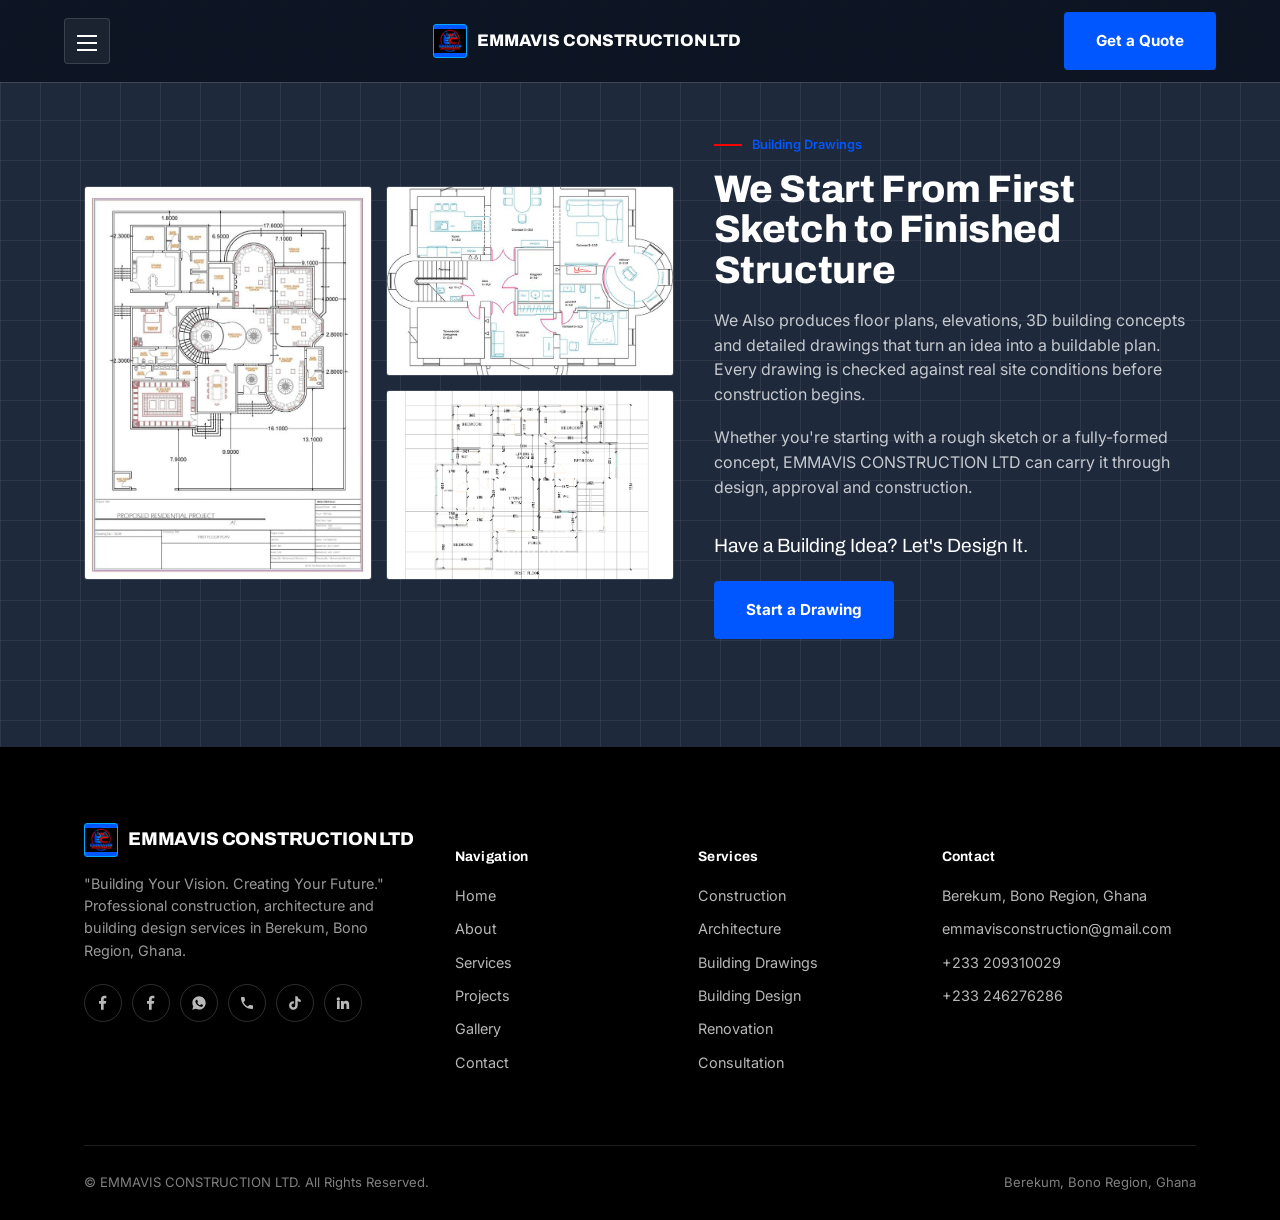
<file: drawings.html>
<!doctype html>
<html lang="en">
<head>
<meta charset="UTF-8">
<meta name="viewport" content="width=device-width, initial-scale=1.0">
<title>Building Drawings | EMMAVIS CONSTRUCTION LTD</title>
<meta name="description" content="Professional building drawings, floor plans and elevations from EMMAVIS CONSTRUCTION LTD in Berekum, Bono Region, Ghana.">
<meta name="keywords" content="Construction Company in Berekum, Construction Company in Bono Region, Building Construction in Ghana, Architecture Services in Berekum, Building Drawings in Ghana, Building Design in Berekum, Construction Services in Bono Region">
<link rel="preconnect" href="https://fonts.googleapis.com">
<link rel="preconnect" href="https://fonts.gstatic.com" crossorigin>
<link href="https://fonts.googleapis.com/css2?family=Archivo:wght@600;700;800&family=Inter:wght@400;500;600;700&display=swap" rel="stylesheet">
<link rel="stylesheet" href="styles.css">
</head>
<body>

<!-- Page loader -->
<div class="page-loader" id="pageLoader" aria-hidden="true">
  <div class="loader-mark"></div>
  <span>EMMAVIS CONSTRUCTION LTD</span>
</div>

<!-- Skip link -->
<a href="#main" class="sr-only">Skip to content</a>

<!-- Top bar -->
<header class="topbar solid" id="topbar">
  <button class="hamburger" id="hamburgerBtn" aria-expanded="false" aria-controls="drawerNav" aria-label="Open navigation menu">
    <span></span><span></span><span></span>
  </button>
  <a href="index.html" class="brand-mini">
    <!-- COMPANY LOGO: replace assets/logo-placeholder.svg with your own logo
         file (e.g. assets/logo.png) and update the src below. -->
    <span class="mark brand-logo"><img src="./images 1/LOGO.jpg" alt="EMMAVIS CONSTRUCTION LTD logo"></span>
    EMMAVIS CONSTRUCTION LTD
  </a>
  <a href="contact.html" class="btn btn-primary topbar-cta">Get a Quote</a>
</header>

<!-- Nav overlay + drawer -->
<div class="nav-overlay" id="navOverlay"></div>
<nav class="drawer" id="drawerNav" aria-label="Main navigation">
  <div class="drawer-head">
    <a href="index.html" class="brand-mini">
      <!-- COMPANY LOGO: same placeholder as above, kept in sync -->
      <span class="mark brand-logo"><img src="./images 1/LOGO.jpg" alt="EMMAVIS CONSTRUCTION LTD logo"></span>
      EMMAVIS CONSTRUCTION LTD
    </a>
    <p class="tagline">Building Your Vision. Creating Your Future.</p>
  </div>
  <ul class="drawer-nav">
    <li><a class="drawer-link" href="index.html" data-nav>
      <span class="ico"><svg viewBox="0 0 24 24" fill="none" stroke="currentColor" stroke-width="2"><path d="M3 11l9-7 9 7"/><path d="M5 10v10h14V10"/></svg></span>Home</a></li>
    <li><a class="drawer-link" href="about.html" data-nav>
      <span class="ico"><svg viewBox="0 0 24 24" fill="none" stroke="currentColor" stroke-width="2"><circle cx="12" cy="8" r="4"/><path d="M4 21c1.5-4 5-6 8-6s6.5 2 8 6"/></svg></span>About Us</a></li>
    <li><a class="drawer-link" href="services.html" data-nav>
      <span class="ico"><svg viewBox="0 0 24 24" fill="none" stroke="currentColor" stroke-width="2"><rect x="4" y="4" width="7" height="7"/><rect x="13" y="4" width="7" height="7"/><rect x="4" y="13" width="7" height="7"/><rect x="13" y="13" width="7" height="7"/></svg></span>Services</a></li>
    <li><a class="drawer-link" href="projects.html" data-nav>
      <span class="ico"><svg viewBox="0 0 24 24" fill="none" stroke="currentColor" stroke-width="2"><path d="M3 21V9l9-6 9 6v12"/><path d="M9 21v-6h6v6"/></svg></span>Projects</a></li>
    <li><a class="drawer-link" href="gallery.html" data-nav>
      <span class="ico"><svg viewBox="0 0 24 24" fill="none" stroke="currentColor" stroke-width="2"><rect x="3" y="3" width="18" height="18" rx="1"/><circle cx="8.5" cy="9" r="1.6"/><path d="M21 16l-5-5-4 4-3-3-6 6"/></svg></span>Gallery</a></li>
    <li><a class="drawer-link" href="workers.html" data-nav>
      <span class="ico"><svg viewBox="0 0 24 24" fill="none" stroke="currentColor" stroke-width="2"><path d="M17 21v-2a4 4 0 00-4-4H7a4 4 0 00-4 4v2"/><circle cx="10" cy="7" r="4"/><path d="M21 21v-2a4 4 0 00-3-3.9M16 3.1a4 4 0 010 7.8"/></svg></span>Workers Gallery</a></li>
    <li><a class="drawer-link" href="architecture.html" data-nav>
      <span class="ico"><svg viewBox="0 0 24 24" fill="none" stroke="currentColor" stroke-width="2"><path d="M4 20V9l8-5 8 5v11"/><path d="M4 20h16"/><path d="M9 20v-6h6v6"/></svg></span>3D Drawings</a></li>
    <li><a class="drawer-link" href="drawings.html" data-nav>
      <span class="ico"><svg viewBox="0 0 24 24" fill="none" stroke="currentColor" stroke-width="2"><path d="M3 17l6-6 4 4 8-8"/><path d="M14 4h7v7"/></svg></span>Building Drawings</a></li>
    <li><a class="drawer-link" href="why.html" data-nav>
      <span class="ico"><svg viewBox="0 0 24 24" fill="none" stroke="currentColor" stroke-width="2"><path d="M12 2l8 4v6c0 5-3.5 8-8 10-4.5-2-8-5-8-10V6l8-4z"/></svg></span>Why Choose Us</a></li>
    <li><a class="drawer-link" href="testimonials.html" data-nav>
      <span class="ico"><svg viewBox="0 0 24 24" fill="none" stroke="currentColor" stroke-width="2"><path d="M21 11.5a8.5 8.5 0 01-11.4 8L3 21l1.6-6.2A8.5 8.5 0 1121 11.5z"/></svg></span>Testimonials</a></li>
    <li><a class="drawer-link" href="contact.html" data-nav>
      <span class="ico"><svg viewBox="0 0 24 24" fill="none" stroke="currentColor" stroke-width="2"><path d="M4 5h16v14H4z"/><path d="M4 6l8 7 8-7"/></svg></span>Contact Us</a></li>
  </ul>
  <div class="drawer-foot">
    Berekum, Bono Region, Ghana<br>
    <a href="contact.html">Request a callback →</a>
  </div>
</nav>

<main id="main">

  <section class="architecture page-top-spacer" id="architecture">
    <div class="blueprint-grid" aria-hidden="true"></div>
    <div class="container">
      <div class="arch-grid">
        <div class="arch-mosaic reveal" id="drawings">
          <img class="tall" src="./images/IMAGES FOR EMMAVIS CONSTRUCTION/bd (16).jpg" alt="Architectural floor plan drawing">
          <img src="./images/IMAGES FOR EMMAVIS CONSTRUCTION/bd (15).jpg" alt="Blueprint of a building elevation">
          <img src="./images/IMAGES FOR EMMAVIS CONSTRUCTION/bd (12).jpeg" alt="Architect's hand drafting a building concept">
        </div>
        <div class="arch-copy reveal">
          <div class="section-tag"> Building Drawings</div>
          <h2 style="color:var(--white);font-size:clamp(1.9rem,3vw,2.6rem);">We Start From First Sketch to Finished Structure</h2>
          <p>We Also produces floor plans, elevations, 3D building concepts and detailed drawings that turn an idea into a buildable plan. Every drawing is checked against real site conditions before construction begins.</p>
          <p>Whether you're starting with a rough sketch or a fully-formed concept, EMMAVIS CONSTRUCTION LTD can carry it through design, approval and construction.</p>
          <div class="arch-cta">
            <span class="tag-line">Have a Building Idea? Let's Design It.</span>
            <a href="contact.html" class="btn btn-primary">Start a Drawing</a>
          </div>
        </div>
      </div>
    </div>
  </section>

</main>

<!-- FOOTER -->
<footer class="site-footer">
  <div class="container">
    <div class="footer-grid">
      <div class="footer-brand">
        <a href="index.html" class="brand-mini">
          <!-- COMPANY LOGO: same placeholder, kept in sync with the header -->
          <span class="mark brand-logo"><img src="./images 1/LOGO.jpg" alt="EMMAVIS CONSTRUCTION LTD logo"></span>
          EMMAVIS CONSTRUCTION LTD
        </a>
        <p>"Building Your Vision. Creating Your Future." Professional construction, architecture and building design services in Berekum, Bono Region, Ghana.</p>
        <div class="footer-social">
          <a href="https://www.facebook.com/share/1SGrPJ1bT/" aria-label="Facebook"><svg viewBox="0 0 24 24" fill="currentColor"><path d="M13 22v-9h3l1-4h-4V7c0-1 .3-2 2-2h2V1.2c-.3 0-1.6-.2-3-.2-3 0-5 1.8-5 5.2V9H6v4h3v9h4z"/></svg></a>
          <a href="https://www.facebook.com/kwabena.ntiemmanuel" aria-label="Facebook"><svg viewBox="0 0 24 24" fill="currentColor"><path d="M13 22v-9h3l1-4h-4V7c0-1 .3-2 2-2h2V1.2c-.3 0-1.6-.2-3-.2-3 0-5 1.8-5 5.2V9H6v4h3v9h4z"/></svg></a>
          <a href="https://wa.me/233246276286" target="_blank" aria-label="WhatsApp" class="social-icon">
          <svg viewBox="0 0 24 24" fill="currentColor">
            <path d="M12.012 2c-5.506 0-9.989 4.478-9.99 9.984 0 1.762.459 3.48 1.332 5.001L2 22l5.129-1.341c1.463.798 3.111 1.218 4.88 1.219h.004c5.507 0 9.991-4.479 9.992-9.986.001-2.667-1.033-5.173-2.914-7.058C17.209 3.033 14.701 2 12.012 2zm5.834 14.417c-.244.688-1.42 1.314-1.956 1.385-.512.067-1.181.096-3.382-.782-2.825-1.127-4.639-4.004-4.78-4.192-.14-.188-1.144-1.523-1.144-2.906 0-1.383.725-2.063.982-2.344.257-.282.56-.352.748-.352.188 0 .375.002.538.01.173.008.406-.066.634.481.234.562.795 1.942.865 2.083.07.141.117.305.023.493-.094.188-.141.305-.281.47-.14.164-.294.368-.42.493-.141.141-.289.294-.124.576.164.282.729 1.203 1.564 1.947 1.074.957 1.98 1.253 2.262 1.394.282.141.446.118.609-.07.164-.188.702-.821.89-1.103.188-.282.375-.235.633-.141.258.094 1.64.774 1.921.915.281.141.469.211.539.328.07.117.07.68-.174 1.368z"/>
          </svg>
        </a>
          <a href="tel:+233246276286" aria-label="Telephone" class="social-icon">
          <svg viewBox="0 0 24 24" fill="currentColor">
            <path d="M6.62 10.79c1.44 2.83 3.76 5.14 6.59 6.59l2.2-2.2c.27-.27.67-.36 1.02-.24 1.12.37 2.33.57 3.57.57.55 0 1 .45 1 1V20c0 .55-.45 1-1 1-9.39 0-17-7.61-17-17 0-.55.45-1 1-1h3.5c.55 0 1 .45 1 1 0 1.25.2 2.45.57 3.57.11.35.03.74-.25 1.02l-2.2 2.2z"/>
          </svg>
        </a>
          <a href="https://www.tiktok.com/@emmavisconstructionltd" target="_blank" aria-label="TikTok" class="social-icon">
          <svg viewBox="0 0 24 24" fill="currentColor">
            <path d="M19.59 6.69a4.83 4.83 0 0 1-3.77-4.25V2h-3.45v13.67a2.89 2.89 0 0 1-5.2 1.74 2.89 2.89 0 0 1 2.31-4.64c.29 0 .56.04.82.1v-3.6a6.49 6.49 0 0 0-.82-.05A6.5 6.5 0 0 0 3 15.66a6.5 6.5 0 0 0 11.12 4.6 6.46 6.46 0 0 0 1.88-4.6V9.12a8.28 8.28 0 0 0 4.59 1.41V7.08a4.83 4.83 0 0 1-1-.39z"/>
          </svg>
        </a>
          <a href="#" aria-label="LinkedIn"><svg viewBox="0 0 24 24" fill="currentColor"><path d="M4.98 3.5a2.5 2.5 0 11.02 5 2.5 2.5 0 01-.02-5zM3 9h4v12H3zM9 9h3.8v1.7h.05c.5-.9 1.8-1.9 3.7-1.9 4 0 4.7 2.6 4.7 6V21h-4v-5.4c0-1.3 0-3-1.8-3s-2.1 1.4-2.1 2.9V21H9z"/></svg></a>
        </div>
      </div>
      <div class="footer-col">
        <h5>Navigation</h5>
        <ul>
          <li><a href="index.html">Home</a></li>
          <li><a href="about.html">About</a></li>
          <li><a href="services.html">Services</a></li>
          <li><a href="projects.html">Projects</a></li>
          <li><a href="gallery.html">Gallery</a></li>
          <li><a href="contact.html">Contact</a></li>
        </ul>
      </div>
      <div class="footer-col">
        <h5>Services</h5>
        <ul>
          <li><a href="services.html">Construction</a></li>
          <li><a href="architecture.html">Architecture</a></li>
          <li><a href="drawings.html">Building Drawings</a></li>
          <li><a href="services.html">Building Design</a></li>
          <li><a href="services.html">Renovation</a></li>
          <li><a href="services.html">Consultation</a></li>
        </ul>
      </div>
      <div class="footer-col">
        <h5>Contact</h5>
        <ul>
          <li>Berekum, Bono Region, Ghana</li>
          <li><a href="mailto:emmavisconstruction@gmail.com">emmavisconstruction@gmail.com</a></li>
          <li>+233 209310029</li>
          <li>+233 246276286</li>
        </ul>
      </div>
    </div>
    <div class="footer-bottom">
      <span>© EMMAVIS CONSTRUCTION LTD. All Rights Reserved.</span>
      <span>Berekum, Bono Region, Ghana</span>
    </div>
  </div>
</footer>

<button class="to-top" id="toTop" aria-label="Back to top">
  <svg viewBox="0 0 24 24" fill="none" stroke="currentColor" stroke-width="2" width="20" height="20"><path d="M12 19V5M5 12l7-7 7 7"/></svg>
</button>

<script src="script.js"></script>
</body>
</html>
</file>
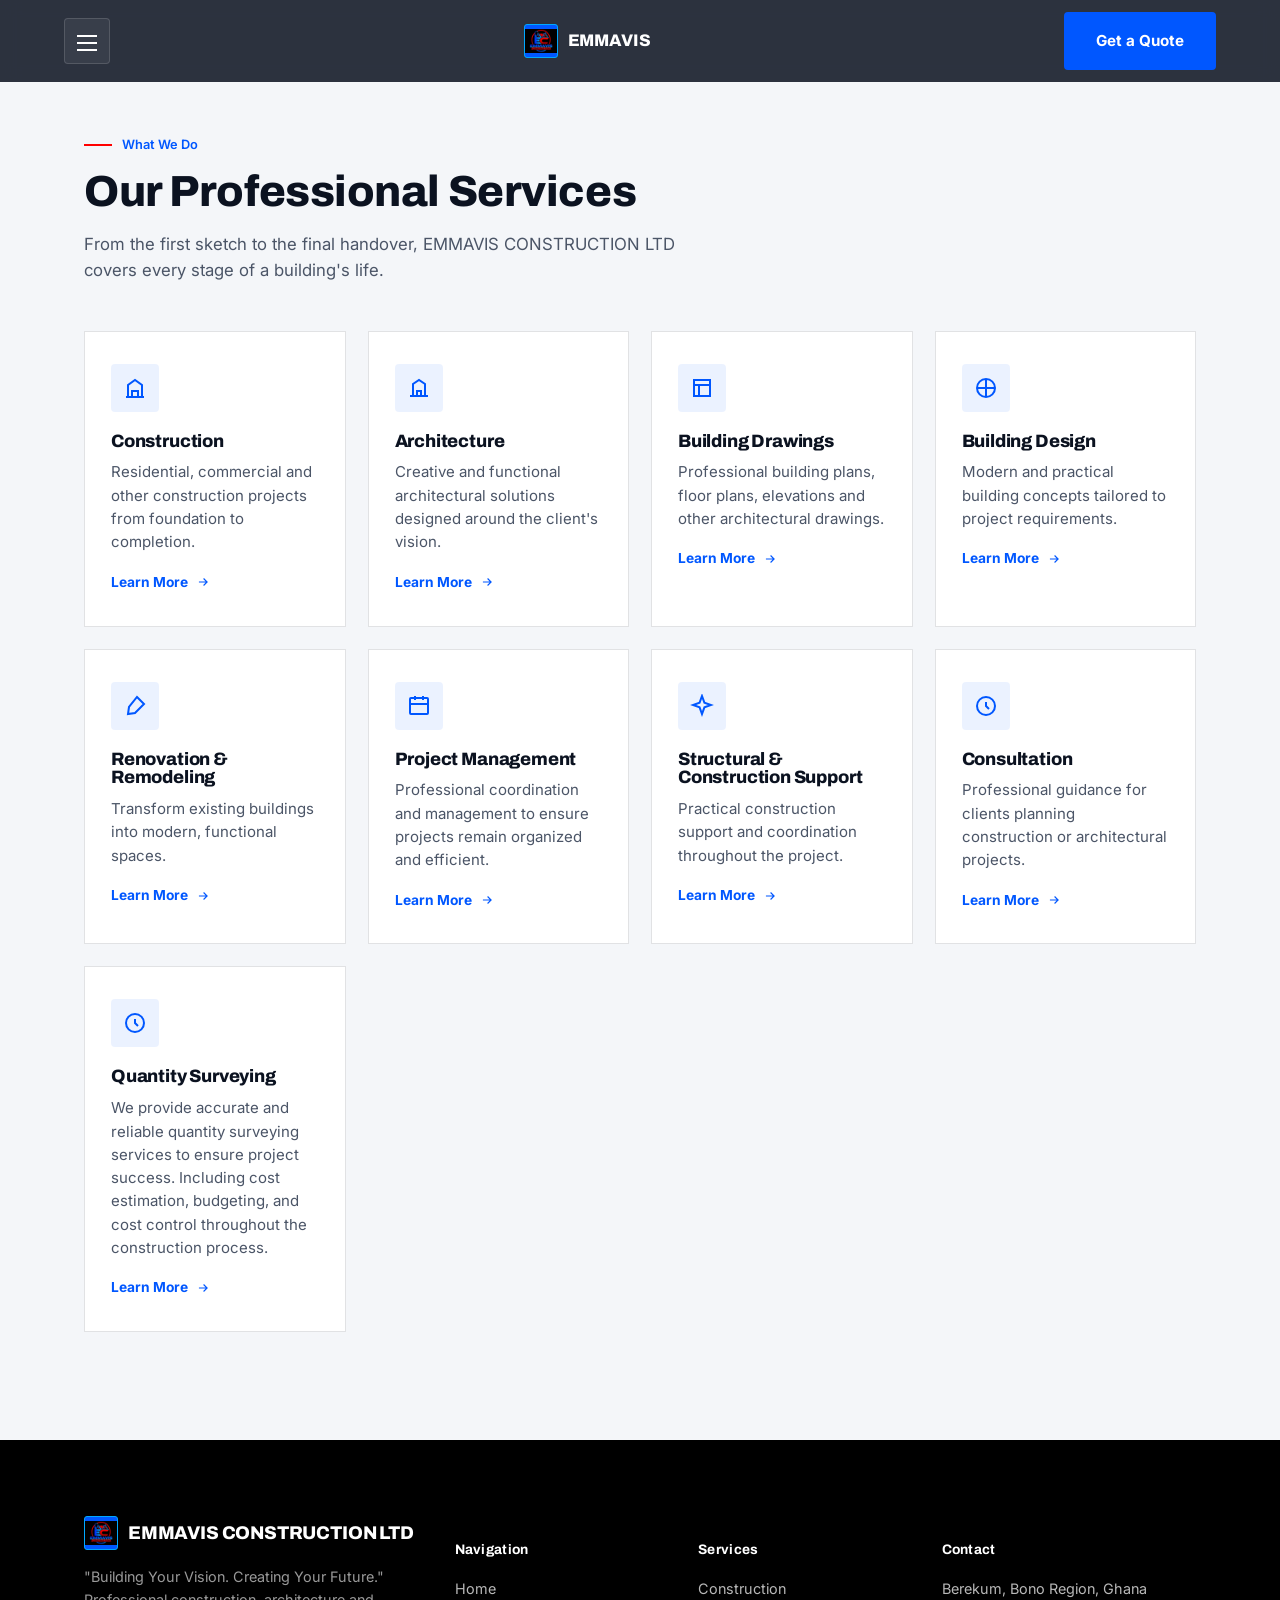
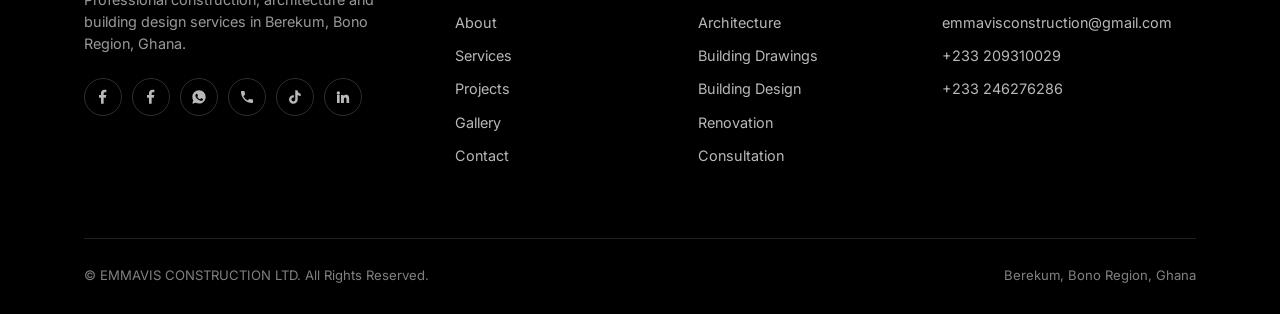
<file: services.html>
<!doctype html>
<html lang="en">
<head>
<meta charset="UTF-8">
<meta name="viewport" content="width=device-width, initial-scale=1.0">
<title>Our Services | EMMAVIS CONSTRUCTION LTD</title>
<meta name="description" content="Construction, architecture, building drawings, building design, renovation, project management and consultation services in Berekum, Bono Region.">
<meta name="keywords" content="Construction Company in Berekum, Construction Company in Bono Region, Building Construction in Ghana, Architecture Services in Berekum, Building Drawings in Ghana, Building Design in Berekum, Construction Services in Bono Region">
<link rel="preconnect" href="https://fonts.googleapis.com">
<link rel="preconnect" href="https://fonts.gstatic.com" crossorigin>
<link href="https://fonts.googleapis.com/css2?family=Archivo:wght@600;700;800&family=Inter:wght@400;500;600;700&display=swap" rel="stylesheet">
<link rel="stylesheet" href="styles.css">
</head>
<body>

<!-- Page loader -->
<div class="page-loader" id="pageLoader" aria-hidden="true">
  <div class="loader-mark"></div>
  <span>EMMAVIS CONSTRUCTION LTD</span>
</div>

<!-- Skip link -->
<a href="#main" class="sr-only">Skip to content</a>

<!-- Top bar -->
<header class="topbar solid" id="topbar">
  <button class="hamburger" id="hamburgerBtn" aria-expanded="false" aria-controls="drawerNav" aria-label="Open navigation menu">
    <span></span><span></span><span></span>
  </button>
  <a href="index.html" class="brand-mini">
    <!-- COMPANY LOGO: replace assets/logo-placeholder.svg with your own logo
         file (e.g. assets/logo.png) and update the src below. -->
    <span class="mark brand-logo"><img src="./images 1/LOGO.jpg" alt="EMMAVIS CONSTRUCTION LTD logo"></span>
    EMMAVIS
  </a>
  <a href="contact.html" class="btn btn-primary topbar-cta">Get a Quote</a>
</header>

<!-- Nav overlay + drawer -->
<div class="nav-overlay" id="navOverlay"></div>
<nav class="drawer" id="drawerNav" aria-label="Main navigation">
  <div class="drawer-head">
    <a href="index.html" class="brand-mini">
      <!-- COMPANY LOGO: same placeholder as above, kept in sync -->
      <span class="mark brand-logo"><img src="./images 1/LOGO.jpg" alt="EMMAVIS CONSTRUCTION LTD logo"></span>
      EMMAVIS CONSTRUCTION
    </a>
    <p class="tagline">Building Your Vision. Creating Your Future.</p>
  </div>
  <ul class="drawer-nav">
    <li><a class="drawer-link" href="index.html" data-nav>
      <span class="ico"><svg viewBox="0 0 24 24" fill="none" stroke="currentColor" stroke-width="2"><path d="M3 11l9-7 9 7"/><path d="M5 10v10h14V10"/></svg></span>Home</a></li>
    <li><a class="drawer-link" href="about.html" data-nav>
      <span class="ico"><svg viewBox="0 0 24 24" fill="none" stroke="currentColor" stroke-width="2"><circle cx="12" cy="8" r="4"/><path d="M4 21c1.5-4 5-6 8-6s6.5 2 8 6"/></svg></span>About Us</a></li>
    <li><a class="drawer-link" href="services.html" data-nav>
      <span class="ico"><svg viewBox="0 0 24 24" fill="none" stroke="currentColor" stroke-width="2"><rect x="4" y="4" width="7" height="7"/><rect x="13" y="4" width="7" height="7"/><rect x="4" y="13" width="7" height="7"/><rect x="13" y="13" width="7" height="7"/></svg></span>Services</a></li>
    <li><a class="drawer-link" href="projects.html" data-nav>
      <span class="ico"><svg viewBox="0 0 24 24" fill="none" stroke="currentColor" stroke-width="2"><path d="M3 21V9l9-6 9 6v12"/><path d="M9 21v-6h6v6"/></svg></span>Projects</a></li>
    <li><a class="drawer-link" href="gallery.html" data-nav>
      <span class="ico"><svg viewBox="0 0 24 24" fill="none" stroke="currentColor" stroke-width="2"><rect x="3" y="3" width="18" height="18" rx="1"/><circle cx="8.5" cy="9" r="1.6"/><path d="M21 16l-5-5-4 4-3-3-6 6"/></svg></span>Gallery</a></li>
    <li><a class="drawer-link" href="workers.html" data-nav>
      <span class="ico"><svg viewBox="0 0 24 24" fill="none" stroke="currentColor" stroke-width="2"><path d="M17 21v-2a4 4 0 00-4-4H7a4 4 0 00-4 4v2"/><circle cx="10" cy="7" r="4"/><path d="M21 21v-2a4 4 0 00-3-3.9M16 3.1a4 4 0 010 7.8"/></svg></span>Workers Gallery</a></li>
    <li><a class="drawer-link" href="architecture.html" data-nav>
      <span class="ico"><svg viewBox="0 0 24 24" fill="none" stroke="currentColor" stroke-width="2"><path d="M4 20V9l8-5 8 5v11"/><path d="M4 20h16"/><path d="M9 20v-6h6v6"/></svg></span>3D Drawings</a></li>
    <li><a class="drawer-link" href="drawings.html" data-nav>
      <span class="ico"><svg viewBox="0 0 24 24" fill="none" stroke="currentColor" stroke-width="2"><path d="M3 17l6-6 4 4 8-8"/><path d="M14 4h7v7"/></svg></span>Building Drawings</a></li>
    <li><a class="drawer-link" href="why.html" data-nav>
      <span class="ico"><svg viewBox="0 0 24 24" fill="none" stroke="currentColor" stroke-width="2"><path d="M12 2l8 4v6c0 5-3.5 8-8 10-4.5-2-8-5-8-10V6l8-4z"/></svg></span>Why Choose Us</a></li>
    <li><a class="drawer-link" href="testimonials.html" data-nav>
      <span class="ico"><svg viewBox="0 0 24 24" fill="none" stroke="currentColor" stroke-width="2"><path d="M21 11.5a8.5 8.5 0 01-11.4 8L3 21l1.6-6.2A8.5 8.5 0 1121 11.5z"/></svg></span>Testimonials</a></li>
    <li><a class="drawer-link" href="contact.html" data-nav>
      <span class="ico"><svg viewBox="0 0 24 24" fill="none" stroke="currentColor" stroke-width="2"><path d="M4 5h16v14H4z"/><path d="M4 6l8 7 8-7"/></svg></span>Contact Us</a></li>
  </ul>
  <div class="drawer-foot">
    Berekum, Bono Region, Ghana<br>
    <a href="contact.html">Request a callback →</a>
  </div>
</nav>

<main id="main">

  <section class="services page-top-spacer" id="services">
    <div class="container">
      <div class="section-head reveal">
        <div class="section-tag">What We Do</div>
        <h2>Our Professional Services</h2>
        <p>From the first sketch to the final handover, EMMAVIS CONSTRUCTION LTD covers every stage of a building's life.</p>
      </div>
      <div class="service-grid reveal-stagger">

        <div class="service-card">
          <div class="icon"><svg viewBox="0 0 24 24" fill="none" stroke="currentColor" stroke-width="2"><path d="M3 21h18"/><path d="M5 21V9l7-5 7 5v12"/><path d="M9 21v-6h6v6"/></svg></div>
          <h3>Construction</h3>
          <p>Residential, commercial and other construction projects from foundation to completion.</p>
          <span class="more">Learn More <svg viewBox="0 0 24 24" fill="none" stroke="currentColor" stroke-width="2"><path d="M5 12h14M13 6l6 6-6 6"/></svg></span>
        </div>

        <div class="service-card">
          <div class="icon"><svg viewBox="0 0 24 24" fill="none" stroke="currentColor" stroke-width="2"><path d="M3 20h18"/><path d="M6 20V8l6-4 6 4v12"/><path d="M10 20v-5h4v5"/></svg></div>
          <h3>Architecture</h3>
          <p>Creative and functional architectural solutions designed around the client's vision.</p>
          <span class="more">Learn More <svg viewBox="0 0 24 24" fill="none" stroke="currentColor" stroke-width="2"><path d="M5 12h14M13 6l6 6-6 6"/></svg></span>
        </div>

        <div class="service-card">
          <div class="icon"><svg viewBox="0 0 24 24" fill="none" stroke="currentColor" stroke-width="2"><path d="M4 4h16v16H4z"/><path d="M4 9h16M9 9v11"/></svg></div>
          <h3>Building Drawings</h3>
          <p>Professional building plans, floor plans, elevations and other architectural drawings.</p>
          <span class="more">Learn More <svg viewBox="0 0 24 24" fill="none" stroke="currentColor" stroke-width="2"><path d="M5 12h14M13 6l6 6-6 6"/></svg></span>
        </div>

        <div class="service-card">
          <div class="icon"><svg viewBox="0 0 24 24" fill="none" stroke="currentColor" stroke-width="2"><path d="M12 3v18M3 12h18"/><circle cx="12" cy="12" r="9"/></svg></div>
          <h3>Building Design</h3>
          <p>Modern and practical building concepts tailored to project requirements.</p>
          <span class="more">Learn More <svg viewBox="0 0 24 24" fill="none" stroke="currentColor" stroke-width="2"><path d="M5 12h14M13 6l6 6-6 6"/></svg></span>
        </div>

        <div class="service-card">
          <div class="icon"><svg viewBox="0 0 24 24" fill="none" stroke="currentColor" stroke-width="2"><path d="M14 3l7 7-9 9-7 1 1-7 8-10z"/></svg></div>
          <h3>Renovation &amp; Remodeling</h3>
          <p>Transform existing buildings into modern, functional spaces.</p>
          <span class="more">Learn More <svg viewBox="0 0 24 24" fill="none" stroke="currentColor" stroke-width="2"><path d="M5 12h14M13 6l6 6-6 6"/></svg></span>
        </div>

        <div class="service-card">
          <div class="icon"><svg viewBox="0 0 24 24" fill="none" stroke="currentColor" stroke-width="2"><rect x="3" y="4" width="18" height="16" rx="1"/><path d="M8 2v4M16 2v4M3 10h18"/></svg></div>
          <h3>Project Management</h3>
          <p>Professional coordination and management to ensure projects remain organized and efficient.</p>
          <span class="more">Learn More <svg viewBox="0 0 24 24" fill="none" stroke="currentColor" stroke-width="2"><path d="M5 12h14M13 6l6 6-6 6"/></svg></span>
        </div>

        <div class="service-card">
          <div class="icon"><svg viewBox="0 0 24 24" fill="none" stroke="currentColor" stroke-width="2"><path d="M12 2l2.4 6.6L21 11l-6.6 2.4L12 20l-2.4-6.6L3 11l6.6-2.4z"/></svg></div>
          <h3>Structural &amp; Construction Support</h3>
          <p>Practical construction support and coordination throughout the project.</p>
          <span class="more">Learn More <svg viewBox="0 0 24 24" fill="none" stroke="currentColor" stroke-width="2"><path d="M5 12h14M13 6l6 6-6 6"/></svg></span>
        </div>

        <div class="service-card">
          <div class="icon"><svg viewBox="0 0 24 24" fill="none" stroke="currentColor" stroke-width="2"><circle cx="12" cy="12" r="9"/><path d="M12 8v4l3 3"/></svg></div>
          <h3>Consultation</h3>
          <p>Professional guidance for clients planning construction or architectural projects.</p>
          <span class="more">Learn More <svg viewBox="0 0 24 24" fill="none" stroke="currentColor" stroke-width="2"><path d="M5 12h14M13 6l6 6-6 6"/></svg></span>
        </div>

        <div class="service-card">
          <div class="icon"><svg viewBox="0 0 24 24" fill="none" stroke="currentColor" stroke-width="2"><circle cx="12" cy="12" r="9"/><path d="M12 8v4l3 3"/></svg></div>
          <h3>Quantity Surveying</h3>
          <p>We provide accurate and reliable quantity surveying services to ensure project success.
            Including cost estimation, budgeting, and cost control throughout the construction process.</p>
          </p>
          <span class="more">Learn More <svg viewBox="0 0 24 24" fill="none" stroke="currentColor" stroke-width="2"><path d="M5 12h14M13 6l6 6-6 6"/></svg></span>
        </div>


      </div>
    </div>
  </section>

</main>

<!-- FOOTER -->
<footer class="site-footer">
  <div class="container">
    <div class="footer-grid">
      <div class="footer-brand">
        <a href="index.html" class="brand-mini">
          <!-- COMPANY LOGO: same placeholder, kept in sync with the header -->
          <span class="mark brand-logo"><img src="./images 1/LOGO.jpg" alt="EMMAVIS CONSTRUCTION LTD logo"></span>
          EMMAVIS CONSTRUCTION LTD
        </a>
        <p>"Building Your Vision. Creating Your Future." Professional construction, architecture and building design services in Berekum, Bono Region, Ghana.</p>
        <div class="footer-social">
          <a href="https://www.facebook.com/share/1SGrPJ1bT/" aria-label="Facebook"><svg viewBox="0 0 24 24" fill="currentColor"><path d="M13 22v-9h3l1-4h-4V7c0-1 .3-2 2-2h2V1.2c-.3 0-1.6-.2-3-.2-3 0-5 1.8-5 5.2V9H6v4h3v9h4z"/></svg></a>
          <a href="https://www.facebook.com/kwabena.ntiemmanuel" aria-label="Facebook"><svg viewBox="0 0 24 24" fill="currentColor"><path d="M13 22v-9h3l1-4h-4V7c0-1 .3-2 2-2h2V1.2c-.3 0-1.6-.2-3-.2-3 0-5 1.8-5 5.2V9H6v4h3v9h4z"/></svg></a>
          <a href="https://wa.me/233246276286" target="_blank" aria-label="WhatsApp" class="social-icon">
          <svg viewBox="0 0 24 24" fill="currentColor">
            <path d="M12.012 2c-5.506 0-9.989 4.478-9.99 9.984 0 1.762.459 3.48 1.332 5.001L2 22l5.129-1.341c1.463.798 3.111 1.218 4.88 1.219h.004c5.507 0 9.991-4.479 9.992-9.986.001-2.667-1.033-5.173-2.914-7.058C17.209 3.033 14.701 2 12.012 2zm5.834 14.417c-.244.688-1.42 1.314-1.956 1.385-.512.067-1.181.096-3.382-.782-2.825-1.127-4.639-4.004-4.78-4.192-.14-.188-1.144-1.523-1.144-2.906 0-1.383.725-2.063.982-2.344.257-.282.56-.352.748-.352.188 0 .375.002.538.01.173.008.406-.066.634.481.234.562.795 1.942.865 2.083.07.141.117.305.023.493-.094.188-.141.305-.281.47-.14.164-.294.368-.42.493-.141.141-.289.294-.124.576.164.282.729 1.203 1.564 1.947 1.074.957 1.98 1.253 2.262 1.394.282.141.446.118.609-.07.164-.188.702-.821.89-1.103.188-.282.375-.235.633-.141.258.094 1.64.774 1.921.915.281.141.469.211.539.328.07.117.07.68-.174 1.368z"/>
          </svg>
        </a>
          <a href="tel:+233246276286" aria-label="Telephone" class="social-icon">
          <svg viewBox="0 0 24 24" fill="currentColor">
            <path d="M6.62 10.79c1.44 2.83 3.76 5.14 6.59 6.59l2.2-2.2c.27-.27.67-.36 1.02-.24 1.12.37 2.33.57 3.57.57.55 0 1 .45 1 1V20c0 .55-.45 1-1 1-9.39 0-17-7.61-17-17 0-.55.45-1 1-1h3.5c.55 0 1 .45 1 1 0 1.25.2 2.45.57 3.57.11.35.03.74-.25 1.02l-2.2 2.2z"/>
          </svg>
        </a>
          <a href="https://www.tiktok.com/@emmavisconstructionltd" target="_blank" aria-label="TikTok" class="social-icon">
          <svg viewBox="0 0 24 24" fill="currentColor">
            <path d="M19.59 6.69a4.83 4.83 0 0 1-3.77-4.25V2h-3.45v13.67a2.89 2.89 0 0 1-5.2 1.74 2.89 2.89 0 0 1 2.31-4.64c.29 0 .56.04.82.1v-3.6a6.49 6.49 0 0 0-.82-.05A6.5 6.5 0 0 0 3 15.66a6.5 6.5 0 0 0 11.12 4.6 6.46 6.46 0 0 0 1.88-4.6V9.12a8.28 8.28 0 0 0 4.59 1.41V7.08a4.83 4.83 0 0 1-1-.39z"/>
          </svg>
        </a>
          <a href="#" aria-label="LinkedIn"><svg viewBox="0 0 24 24" fill="currentColor"><path d="M4.98 3.5a2.5 2.5 0 11.02 5 2.5 2.5 0 01-.02-5zM3 9h4v12H3zM9 9h3.8v1.7h.05c.5-.9 1.8-1.9 3.7-1.9 4 0 4.7 2.6 4.7 6V21h-4v-5.4c0-1.3 0-3-1.8-3s-2.1 1.4-2.1 2.9V21H9z"/></svg></a>
        </div>
      </div>
      <div class="footer-col">
        <h5>Navigation</h5>
        <ul>
          <li><a href="index.html">Home</a></li>
          <li><a href="about.html">About</a></li>
          <li><a href="services.html">Services</a></li>
          <li><a href="projects.html">Projects</a></li>
          <li><a href="gallery.html">Gallery</a></li>
          <li><a href="contact.html">Contact</a></li>
        </ul>
      </div>
      <div class="footer-col">
        <h5>Services</h5>
        <ul>
          <li><a href="services.html">Construction</a></li>
          <li><a href="architecture.html">Architecture</a></li>
          <li><a href="drawings.html">Building Drawings</a></li>
          <li><a href="services.html">Building Design</a></li>
          <li><a href="services.html">Renovation</a></li>
          <li><a href="services.html">Consultation</a></li>
        </ul>
      </div>
      <div class="footer-col">
        <h5>Contact</h5>
        <ul>
          <li>Berekum, Bono Region, Ghana</li>
          <li><a href="mailto:emmavisconstruction@gmail.com">emmavisconstruction@gmail.com</a></li>
          <li>+233 209310029</li>
          <li>+233 246276286</li>
        </ul>
      </div>
    </div>
    <div class="footer-bottom">
      <span>© EMMAVIS CONSTRUCTION LTD. All Rights Reserved.</span>
      <span>Berekum, Bono Region, Ghana</span>
    </div>
  </div>
</footer>

<button class="to-top" id="toTop" aria-label="Back to top">
  <svg viewBox="0 0 24 24" fill="none" stroke="currentColor" stroke-width="2" width="20" height="20"><path d="M12 19V5M5 12l7-7 7 7"/></svg>
</button>

<script src="script.js"></script>
</body>
</html>
</file>
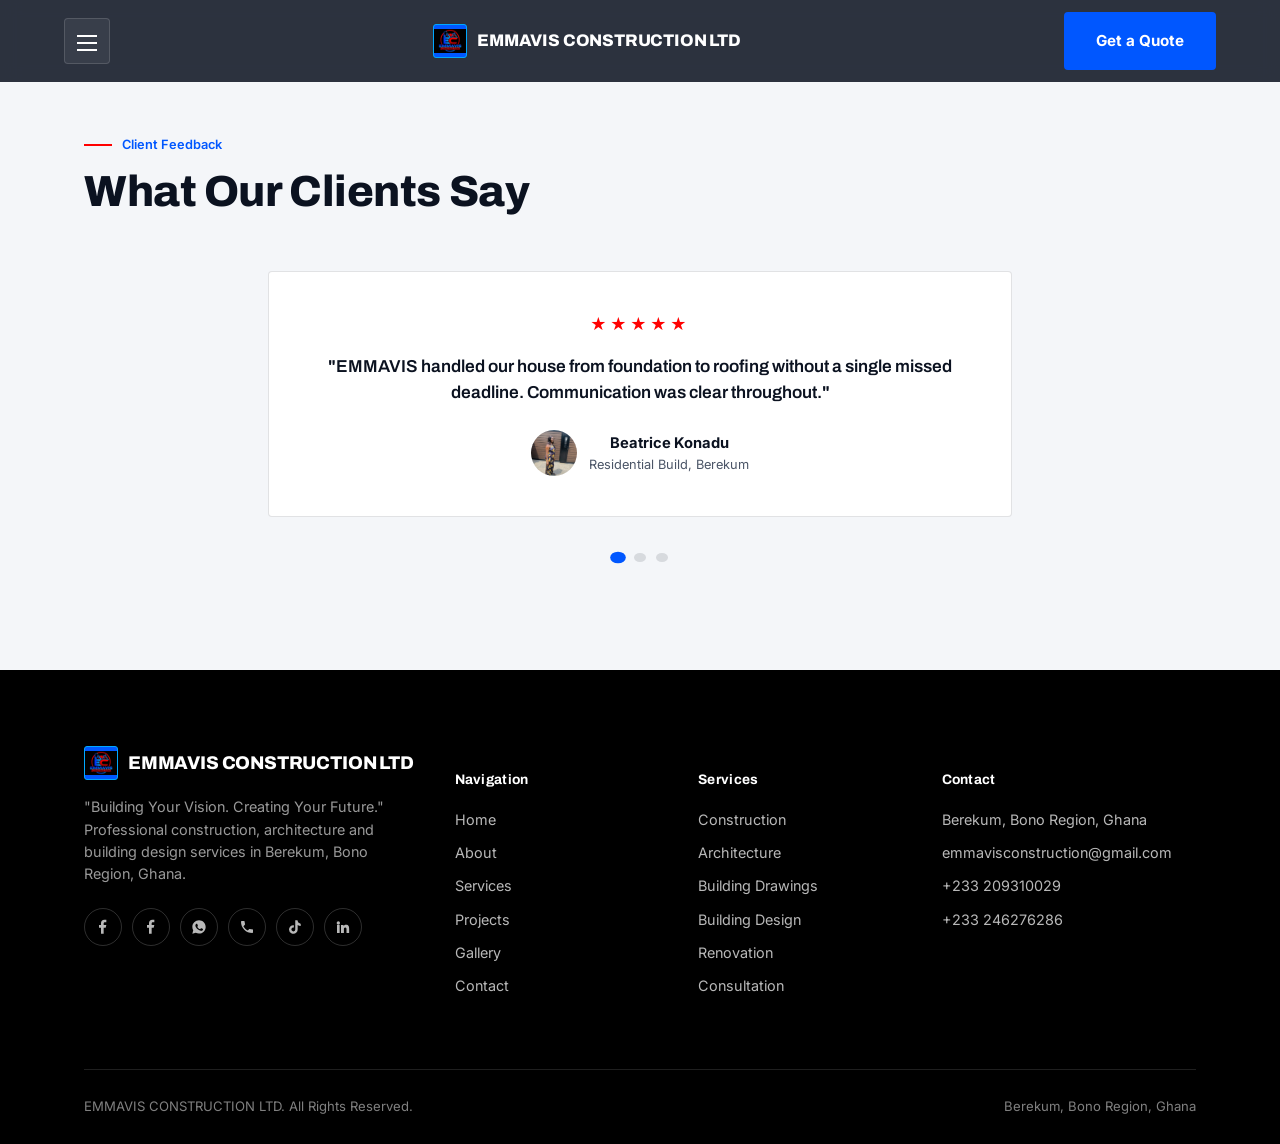
<file: testimonials.html>
<!doctype html>
<html lang="en">
<head>
<meta charset="UTF-8">
<meta name="viewport" content="width=device-width, initial-scale=1.0">
<title>Testimonials | EMMAVIS CONSTRUCTION LTD</title>
<meta name="description" content="Read what clients say about working with EMMAVIS CONSTRUCTION LTD on their construction and architecture projects.">
<meta name="keywords" content="Construction Company in Berekum, Construction Company in Bono Region, Building Construction in Ghana, Architecture Services in Berekum, Building Drawings in Ghana, Building Design in Berekum, Construction Services in Bono Region">
<link rel="preconnect" href="https://fonts.googleapis.com">
<link rel="preconnect" href="https://fonts.gstatic.com" crossorigin>
<link href="https://fonts.googleapis.com/css2?family=Archivo:wght@600;700;800&family=Inter:wght@400;500;600;700&display=swap" rel="stylesheet">
<link rel="stylesheet" href="styles.css">
</head>
<body>

<!-- Page loader -->
<div class="page-loader" id="pageLoader" aria-hidden="true">
  <div class="loader-mark"></div>
  <span>EMMAVIS CONSTRUCTION LTD</span>
</div>

<!-- Skip link -->
<a href="#main" class="sr-only">Skip to content</a>

<!-- Top bar -->
<header class="topbar solid" id="topbar">
  <button class="hamburger" id="hamburgerBtn" aria-expanded="false" aria-controls="drawerNav" aria-label="Open navigation menu">
    <span></span><span></span><span></span>
  </button>
  <a href="index.html" class="brand-mini">
    <!-- COMPANY LOGO: replace assets/logo-placeholder.svg with your own logo
         file (e.g. assets/logo.png) and update the src below. -->
    <span class="mark brand-logo"><img src="./images 1/LOGO.jpg" alt="EMMAVIS CONSTRUCTION LTD logo"></span>
    EMMAVIS CONSTRUCTION LTD
  </a>
  <a href="contact.html" class="btn btn-primary topbar-cta">Get a Quote</a>
</header>

<!-- Nav overlay + drawer -->
<div class="nav-overlay" id="navOverlay"></div>
<nav class="drawer" id="drawerNav" aria-label="Main navigation">
  <div class="drawer-head">
    <a href="index.html" class="brand-mini">
      <!-- COMPANY LOGO: same placeholder as above, kept in sync -->
      <span class="mark brand-logo"><img src="./images 1/LOGO.jpg" alt="EMMAVIS CONSTRUCTION LTD logo"></span>
      EMMAVIS CONSTRUCTION LTD
    </a>
    <p class="tagline">Building Your Vision. Creating Your Future.</p>
  </div>
  <ul class="drawer-nav">
    <li><a class="drawer-link" href="index.html" data-nav>
      <span class="ico"><svg viewBox="0 0 24 24" fill="none" stroke="currentColor" stroke-width="2"><path d="M3 11l9-7 9 7"/><path d="M5 10v10h14V10"/></svg></span>Home</a></li>
    <li><a class="drawer-link" href="about.html" data-nav>
      <span class="ico"><svg viewBox="0 0 24 24" fill="none" stroke="currentColor" stroke-width="2"><circle cx="12" cy="8" r="4"/><path d="M4 21c1.5-4 5-6 8-6s6.5 2 8 6"/></svg></span>About Us</a></li>
    <li><a class="drawer-link" href="services.html" data-nav>
      <span class="ico"><svg viewBox="0 0 24 24" fill="none" stroke="currentColor" stroke-width="2"><rect x="4" y="4" width="7" height="7"/><rect x="13" y="4" width="7" height="7"/><rect x="4" y="13" width="7" height="7"/><rect x="13" y="13" width="7" height="7"/></svg></span>Services</a></li>
    <li><a class="drawer-link" href="projects.html" data-nav>
      <span class="ico"><svg viewBox="0 0 24 24" fill="none" stroke="currentColor" stroke-width="2"><path d="M3 21V9l9-6 9 6v12"/><path d="M9 21v-6h6v6"/></svg></span>Projects</a></li>
    <li><a class="drawer-link" href="gallery.html" data-nav>
      <span class="ico"><svg viewBox="0 0 24 24" fill="none" stroke="currentColor" stroke-width="2"><rect x="3" y="3" width="18" height="18" rx="1"/><circle cx="8.5" cy="9" r="1.6"/><path d="M21 16l-5-5-4 4-3-3-6 6"/></svg></span>Gallery</a></li>
    <li><a class="drawer-link" href="workers.html" data-nav>
      <span class="ico"><svg viewBox="0 0 24 24" fill="none" stroke="currentColor" stroke-width="2"><path d="M17 21v-2a4 4 0 00-4-4H7a4 4 0 00-4 4v2"/><circle cx="10" cy="7" r="4"/><path d="M21 21v-2a4 4 0 00-3-3.9M16 3.1a4 4 0 010 7.8"/></svg></span>Workers Gallery</a></li>
    <li><a class="drawer-link" href="architecture.html" data-nav>
      <span class="ico"><svg viewBox="0 0 24 24" fill="none" stroke="currentColor" stroke-width="2"><path d="M4 20V9l8-5 8 5v11"/><path d="M4 20h16"/><path d="M9 20v-6h6v6"/></svg></span>3D Drawings</a></li>
    <li><a class="drawer-link" href="drawings.html" data-nav>
      <span class="ico"><svg viewBox="0 0 24 24" fill="none" stroke="currentColor" stroke-width="2"><path d="M3 17l6-6 4 4 8-8"/><path d="M14 4h7v7"/></svg></span>Building Drawings</a></li>
    <li><a class="drawer-link" href="why.html" data-nav>
      <span class="ico"><svg viewBox="0 0 24 24" fill="none" stroke="currentColor" stroke-width="2"><path d="M12 2l8 4v6c0 5-3.5 8-8 10-4.5-2-8-5-8-10V6l8-4z"/></svg></span>Why Choose Us</a></li>
    <li><a class="drawer-link" href="testimonials.html" data-nav>
      <span class="ico"><svg viewBox="0 0 24 24" fill="none" stroke="currentColor" stroke-width="2"><path d="M21 11.5a8.5 8.5 0 01-11.4 8L3 21l1.6-6.2A8.5 8.5 0 1121 11.5z"/></svg></span>Testimonials</a></li>
    <li><a class="drawer-link" href="contact.html" data-nav>
      <span class="ico"><svg viewBox="0 0 24 24" fill="none" stroke="currentColor" stroke-width="2"><path d="M4 5h16v14H4z"/><path d="M4 6l8 7 8-7"/></svg></span>Contact Us</a></li>
  </ul>
  <div class="drawer-foot">
    Berekum, Bono Region, Ghana<br>
    <a href="contact.html">Request a callback →</a>
  </div>
</nav>

<main id="main">

  <section class="testimonials page-top-spacer" id="testimonials">
    <div class="container">
      <div class="section-head reveal">
        <div class="section-tag">Client Feedback</div>
        <h2>What Our Clients Say</h2>
      </div>
      <div class="t-carousel">
        <button class="t-arrow prev" id="tPrev" aria-label="Previous testimonial">&#10094;</button>
        <div class="t-track" id="tTrack">

          <div class="t-slide">
            <div class="t-card">
              <div class="t-stars">★★★★★</div>
              <p class="t-quote">"EMMAVIS handled our house from foundation to roofing without a single missed deadline. Communication was clear throughout."</p>
              <div class="t-person">
                <img class="t-avatar" src="./images/IMAGES FOR EMMAVIS CONSTRUCTION/testimony 3.jpg" alt="Portrait of client Beatrice Konadu">
                <div><div class="t-name">Beatrice Konadu</div><div class="t-role">Residential Build, Berekum</div></div>
              </div>
            </div>
          </div>

          <div class="t-slide">
            <div class="t-card">
              <div class="t-stars">★★★★★</div>
              <p class="t-quote">"Their architectural drawings turned a vague idea into a plan I could actually approve and finance. Very professional team."</p>
              <div class="t-person">
                <img class="t-avatar" src="./images/IMAGES FOR EMMAVIS CONSTRUCTION/testimony 1.jpg" alt="Portrait of client Abena Owusu">
                <div><div class="t-name">NANA EFFAH JNR</div><div class="t-role">Building Drawings, Sunyani</div></div>
              </div>
            </div>
          </div>

          <div class="t-slide">
            <div class="t-card">
              <div class="t-stars">★★★★★</div>
              <p class="t-quote">"Hi i'm Yvonne a Psychiatrist. We renovated our shop premises with EMMAVIS. The project management was tight and the finish quality exceeded what we expected."</p>
              <div class="t-person">
                <img class="t-avatar" src="./images/IMAGES FOR EMMAVIS CONSTRUCTION/testimony 2.jpg" alt="Portrait of client Yaw Mensah">
                <div><div class="t-name">YVONNE NYAMEKEH</div><div class="t-role">Commercial Renovation, Berekum</div></div>
              </div>
            </div>
          </div>

        </div>
        <button class="t-arrow next" id="tNext" aria-label="Next testimonial">&#10095;</button>
      </div>
      <div class="t-controls" id="tControls"></div>
    </div>
  </section>

</main>

<!-- FOOTER -->
<footer class="site-footer">
  <div class="container">
    <div class="footer-grid">
      <div class="footer-brand">
        <a href="index.html" class="brand-mini">
          <!-- COMPANY LOGO: same placeholder, kept in sync with the header -->
          <span class="mark brand-logo"><img src="./images 1/LOGO.jpg" alt="EMMAVIS CONSTRUCTION LTD logo"></span>
          EMMAVIS CONSTRUCTION LTD
        </a>
        <p>"Building Your Vision. Creating Your Future." Professional construction, architecture and building design services in Berekum, Bono Region, Ghana.</p>
        <div class="footer-social">
          <a href="https://www.facebook.com/share/1SGrPJ1bT/" aria-label="Facebook"><svg viewBox="0 0 24 24" fill="currentColor"><path d="M13 22v-9h3l1-4h-4V7c0-1 .3-2 2-2h2V1.2c-.3 0-1.6-.2-3-.2-3 0-5 1.8-5 5.2V9H6v4h3v9h4z"/></svg></a>
          <a href="https://www.facebook.com/kwabena.ntiemmanuel" aria-label="Facebook"><svg viewBox="0 0 24 24" fill="currentColor"><path d="M13 22v-9h3l1-4h-4V7c0-1 .3-2 2-2h2V1.2c-.3 0-1.6-.2-3-.2-3 0-5 1.8-5 5.2V9H6v4h3v9h4z"/></svg></a>
          <a href="https://wa.me/233246276286" target="_blank" aria-label="WhatsApp" class="social-icon">
          <svg viewBox="0 0 24 24" fill="currentColor">
            <path d="M12.012 2c-5.506 0-9.989 4.478-9.99 9.984 0 1.762.459 3.48 1.332 5.001L2 22l5.129-1.341c1.463.798 3.111 1.218 4.88 1.219h.004c5.507 0 9.991-4.479 9.992-9.986.001-2.667-1.033-5.173-2.914-7.058C17.209 3.033 14.701 2 12.012 2zm5.834 14.417c-.244.688-1.42 1.314-1.956 1.385-.512.067-1.181.096-3.382-.782-2.825-1.127-4.639-4.004-4.78-4.192-.14-.188-1.144-1.523-1.144-2.906 0-1.383.725-2.063.982-2.344.257-.282.56-.352.748-.352.188 0 .375.002.538.01.173.008.406-.066.634.481.234.562.795 1.942.865 2.083.07.141.117.305.023.493-.094.188-.141.305-.281.47-.14.164-.294.368-.42.493-.141.141-.289.294-.124.576.164.282.729 1.203 1.564 1.947 1.074.957 1.98 1.253 2.262 1.394.282.141.446.118.609-.07.164-.188.702-.821.89-1.103.188-.282.375-.235.633-.141.258.094 1.64.774 1.921.915.281.141.469.211.539.328.07.117.07.68-.174 1.368z"/>
          </svg>
        </a>
          <a href="tel:+233246276286" aria-label="Telephone" class="social-icon">
          <svg viewBox="0 0 24 24" fill="currentColor">
            <path d="M6.62 10.79c1.44 2.83 3.76 5.14 6.59 6.59l2.2-2.2c.27-.27.67-.36 1.02-.24 1.12.37 2.33.57 3.57.57.55 0 1 .45 1 1V20c0 .55-.45 1-1 1-9.39 0-17-7.61-17-17 0-.55.45-1 1-1h3.5c.55 0 1 .45 1 1 0 1.25.2 2.45.57 3.57.11.35.03.74-.25 1.02l-2.2 2.2z"/>
          </svg>
        </a>
          <a href="https://www.tiktok.com/@emmavisconstructionltd" target="_blank" aria-label="TikTok" class="social-icon">
          <svg viewBox="0 0 24 24" fill="currentColor">
            <path d="M19.59 6.69a4.83 4.83 0 0 1-3.77-4.25V2h-3.45v13.67a2.89 2.89 0 0 1-5.2 1.74 2.89 2.89 0 0 1 2.31-4.64c.29 0 .56.04.82.1v-3.6a6.49 6.49 0 0 0-.82-.05A6.5 6.5 0 0 0 3 15.66a6.5 6.5 0 0 0 11.12 4.6 6.46 6.46 0 0 0 1.88-4.6V9.12a8.28 8.28 0 0 0 4.59 1.41V7.08a4.83 4.83 0 0 1-1-.39z"/>
          </svg>
        </a>
          <a href="#" aria-label="LinkedIn"><svg viewBox="0 0 24 24" fill="currentColor"><path d="M4.98 3.5a2.5 2.5 0 11.02 5 2.5 2.5 0 01-.02-5zM3 9h4v12H3zM9 9h3.8v1.7h.05c.5-.9 1.8-1.9 3.7-1.9 4 0 4.7 2.6 4.7 6V21h-4v-5.4c0-1.3 0-3-1.8-3s-2.1 1.4-2.1 2.9V21H9z"/></svg></a>
        </div>
      </div>
      <div class="footer-col">
        <h5>Navigation</h5>
        <ul>
          <li><a href="index.html">Home</a></li>
          <li><a href="about.html">About</a></li>
          <li><a href="services.html">Services</a></li>
          <li><a href="projects.html">Projects</a></li>
          <li><a href="gallery.html">Gallery</a></li>
          <li><a href="contact.html">Contact</a></li>
        </ul>
      </div>
      <div class="footer-col">
        <h5>Services</h5>
        <ul>
          <li><a href="services.html">Construction</a></li>
          <li><a href="architecture.html">Architecture</a></li>
          <li><a href="drawings.html">Building Drawings</a></li>
          <li><a href="services.html">Building Design</a></li>
          <li><a href="services.html">Renovation</a></li>
          <li><a href="services.html">Consultation</a></li>
        </ul>
      </div>
      <div class="footer-col">
        <h5>Contact</h5>
        <ul>
          <li>Berekum, Bono Region, Ghana</li>
          <li><a href="mailto:emmavisconstruction@gmail.com">emmavisconstruction@gmail.com</a></li>
          <li>+233 209310029</li>
          <li>+233 246276286</li>
        </ul>
      </div>
    </div>
    <div class="footer-bottom">
      <span>EMMAVIS CONSTRUCTION LTD. All Rights Reserved.</span>
      <span>Berekum, Bono Region, Ghana</span>
    </div>
  </div>
</footer>

<button class="to-top" id="toTop" aria-label="Back to top">
  <svg viewBox="0 0 24 24" fill="none" stroke="currentColor" stroke-width="2" width="20" height="20"><path d="M12 19V5M5 12l7-7 7 7"/></svg>
</button>

<script src="script.js"></script>
</body>
</html>
</file>
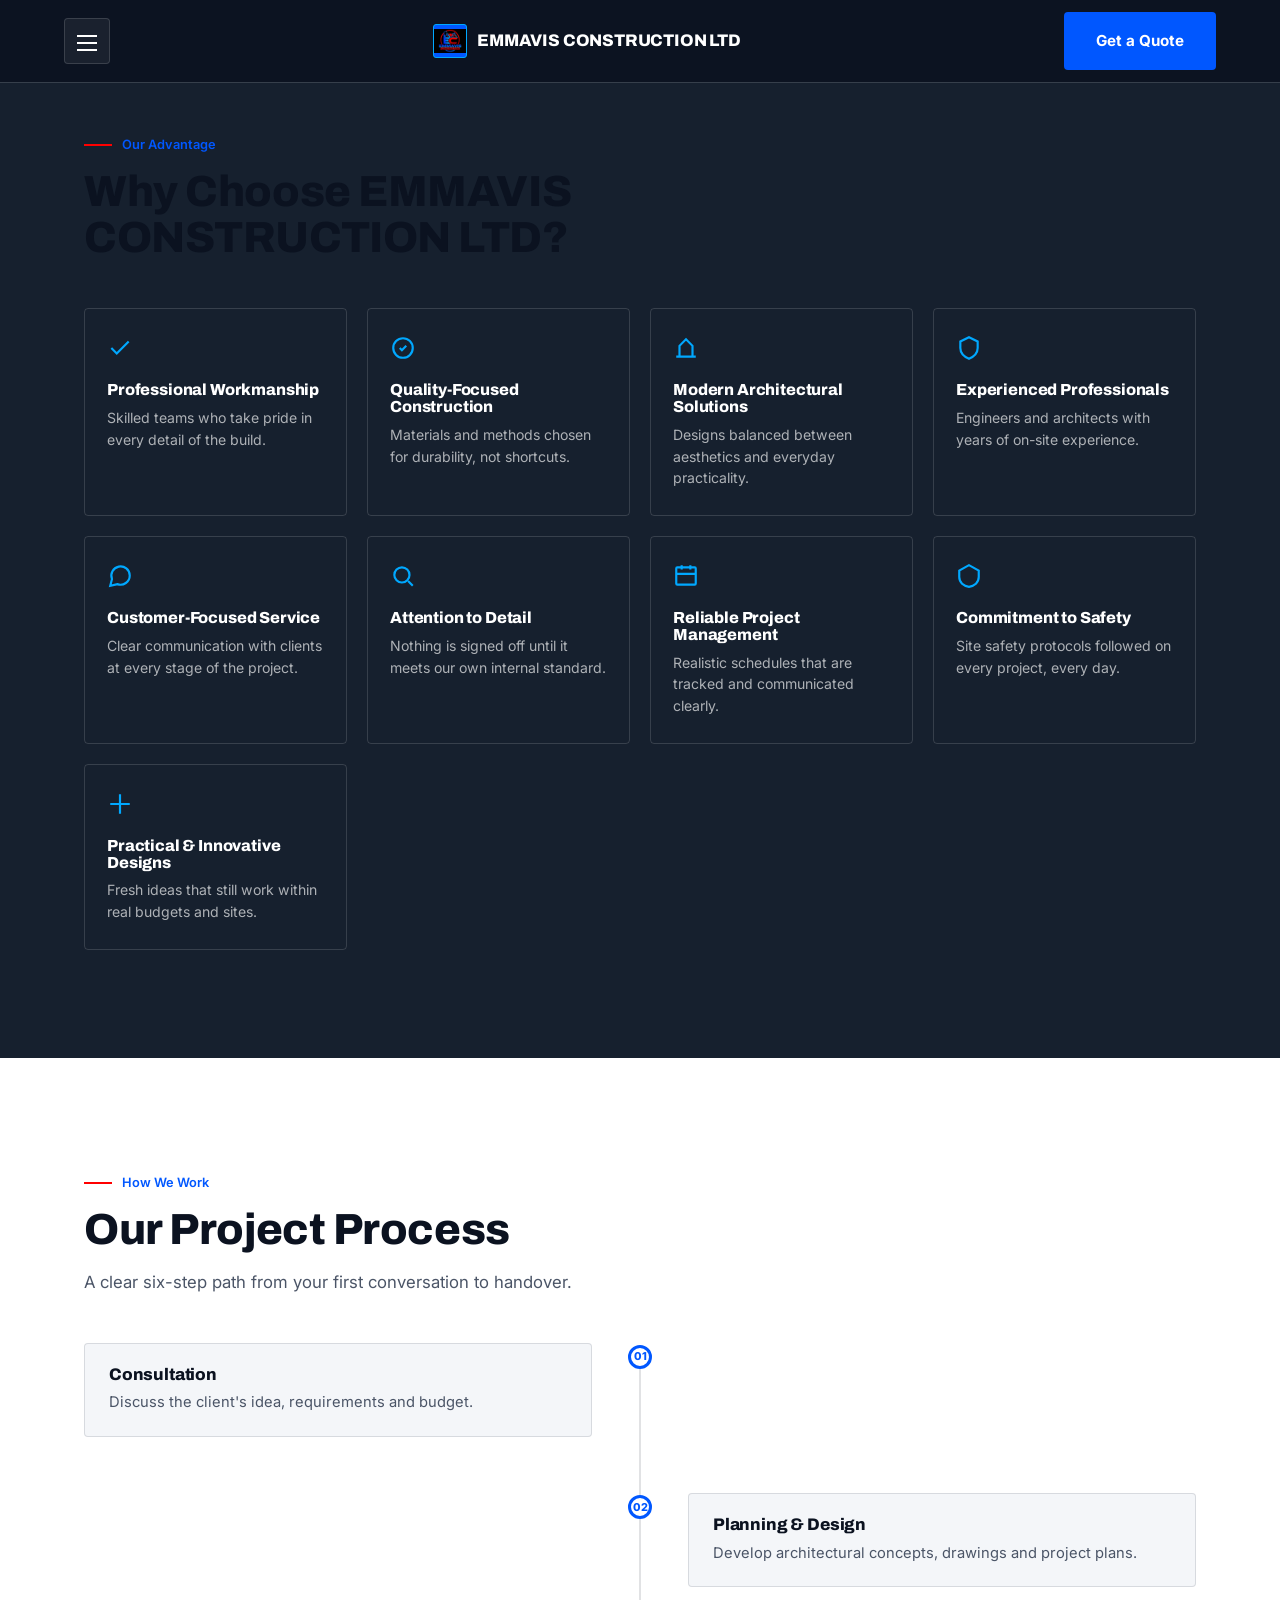
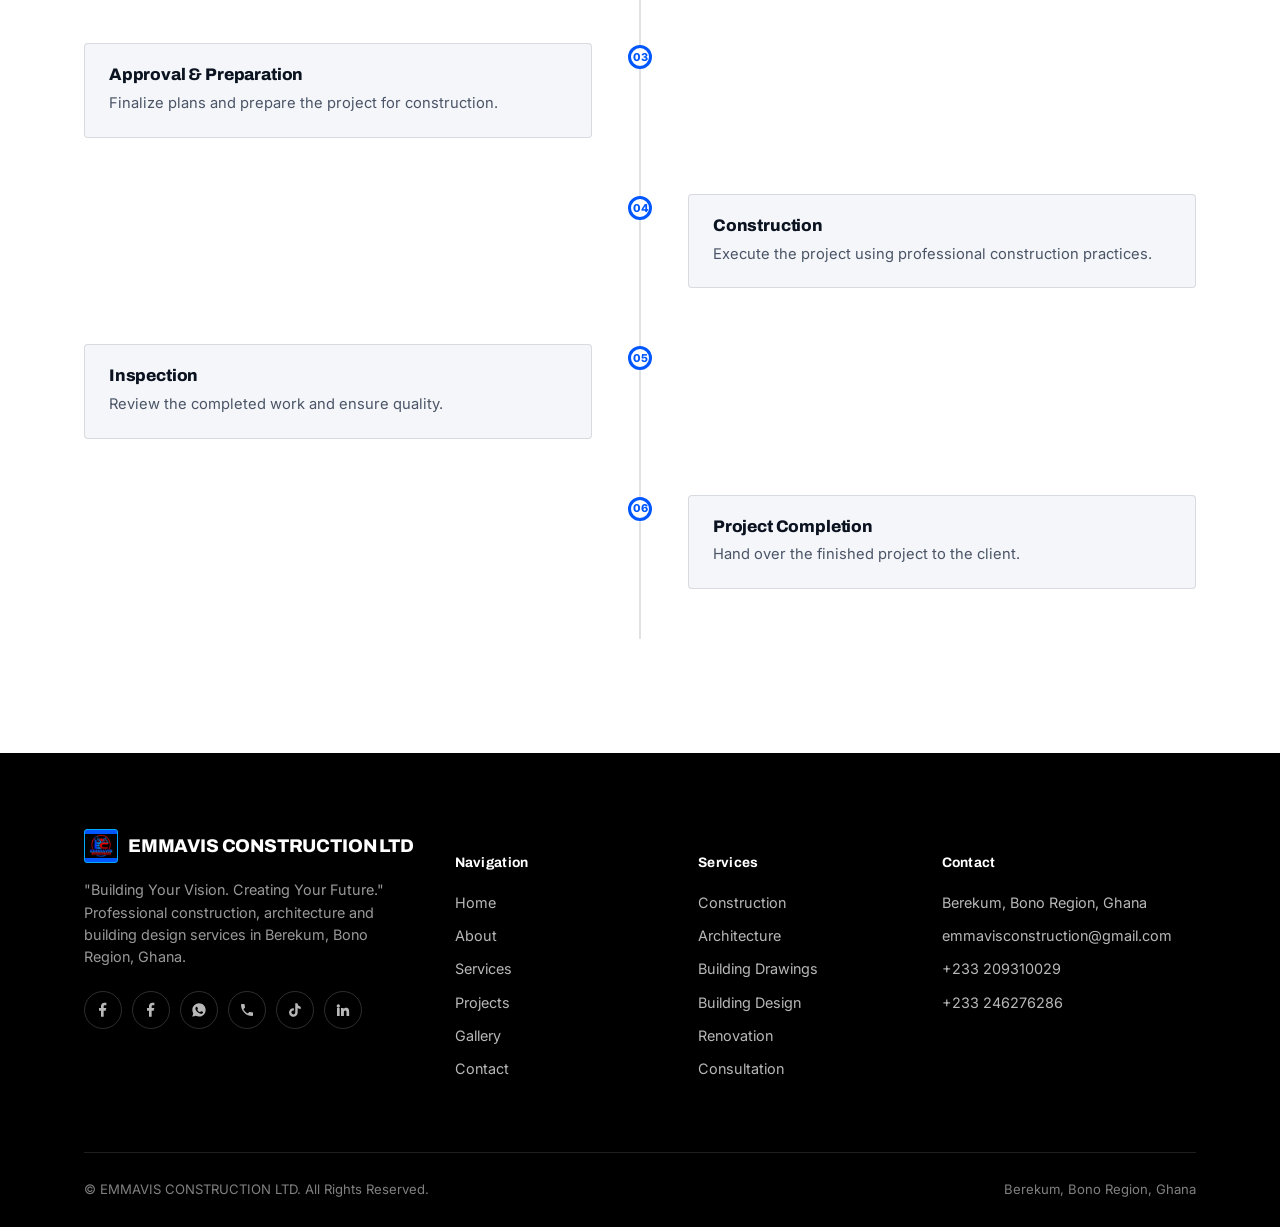
<file: why.html>
<!doctype html>
<html lang="en">
<head>
<meta charset="UTF-8">
<meta name="viewport" content="width=device-width, initial-scale=1.0">
<title>Why Choose Us | EMMAVIS CONSTRUCTION LTD</title>
<meta name="description" content="Why clients across Berekum and the Bono Region choose EMMAVIS CONSTRUCTION LTD for construction, architecture and building design.">
<meta name="keywords" content="Construction Company in Berekum, Construction Company in Bono Region, Building Construction in Ghana, Architecture Services in Berekum, Building Drawings in Ghana, Building Design in Berekum, Construction Services in Bono Region">
<link rel="preconnect" href="https://fonts.googleapis.com">
<link rel="preconnect" href="https://fonts.gstatic.com" crossorigin>
<link href="https://fonts.googleapis.com/css2?family=Archivo:wght@600;700;800&family=Inter:wght@400;500;600;700&display=swap" rel="stylesheet">
<link rel="stylesheet" href="styles.css">
</head>
<body>

<!-- Page loader -->
<div class="page-loader" id="pageLoader" aria-hidden="true">
  <div class="loader-mark"></div>
  <span>EMMAVIS CONSTRUCTION LTD</span>
</div>

<!-- Skip link -->
<a href="#main" class="sr-only">Skip to content</a>

<!-- Top bar -->
<header class="topbar solid" id="topbar">
  <button class="hamburger" id="hamburgerBtn" aria-expanded="false" aria-controls="drawerNav" aria-label="Open navigation menu">
    <span></span><span></span><span></span>
  </button>
  <a href="index.html" class="brand-mini">
    <!-- COMPANY LOGO: replace assets/logo-placeholder.svg with your own logo
         file (e.g. assets/logo.png) and update the src below. -->
    <span class="mark brand-logo"><img src="./images 1/LOGO.jpg" alt="EMMAVIS CONSTRUCTION LTD logo"></span>
    EMMAVIS CONSTRUCTION LTD
  </a>
  <a href="contact.html" class="btn btn-primary topbar-cta">Get a Quote</a>
</header>

<!-- Nav overlay + drawer -->
<div class="nav-overlay" id="navOverlay"></div>
<nav class="drawer" id="drawerNav" aria-label="Main navigation">
  <div class="drawer-head">
    <a href="index.html" class="brand-mini">
      <!-- COMPANY LOGO: same placeholder as above, kept in sync -->
      <span class="mark brand-logo"><img src="./images 1/LOGO.jpg" alt="EMMAVIS CONSTRUCTION LTD logo"></span>
      EMMAVIS CONSTRUCTION LTD
    </a>
    <p class="tagline">Building Your Vision. Creating Your Future.</p>
  </div>
  <ul class="drawer-nav">
    <li><a class="drawer-link" href="index.html" data-nav>
      <span class="ico"><svg viewBox="0 0 24 24" fill="none" stroke="currentColor" stroke-width="2"><path d="M3 11l9-7 9 7"/><path d="M5 10v10h14V10"/></svg></span>Home</a></li>
    <li><a class="drawer-link" href="about.html" data-nav>
      <span class="ico"><svg viewBox="0 0 24 24" fill="none" stroke="currentColor" stroke-width="2"><circle cx="12" cy="8" r="4"/><path d="M4 21c1.5-4 5-6 8-6s6.5 2 8 6"/></svg></span>About Us</a></li>
    <li><a class="drawer-link" href="services.html" data-nav>
      <span class="ico"><svg viewBox="0 0 24 24" fill="none" stroke="currentColor" stroke-width="2"><rect x="4" y="4" width="7" height="7"/><rect x="13" y="4" width="7" height="7"/><rect x="4" y="13" width="7" height="7"/><rect x="13" y="13" width="7" height="7"/></svg></span>Services</a></li>
    <li><a class="drawer-link" href="projects.html" data-nav>
      <span class="ico"><svg viewBox="0 0 24 24" fill="none" stroke="currentColor" stroke-width="2"><path d="M3 21V9l9-6 9 6v12"/><path d="M9 21v-6h6v6"/></svg></span>Projects</a></li>
    <li><a class="drawer-link" href="gallery.html" data-nav>
      <span class="ico"><svg viewBox="0 0 24 24" fill="none" stroke="currentColor" stroke-width="2"><rect x="3" y="3" width="18" height="18" rx="1"/><circle cx="8.5" cy="9" r="1.6"/><path d="M21 16l-5-5-4 4-3-3-6 6"/></svg></span>Gallery</a></li>
    <li><a class="drawer-link" href="workers.html" data-nav>
      <span class="ico"><svg viewBox="0 0 24 24" fill="none" stroke="currentColor" stroke-width="2"><path d="M17 21v-2a4 4 0 00-4-4H7a4 4 0 00-4 4v2"/><circle cx="10" cy="7" r="4"/><path d="M21 21v-2a4 4 0 00-3-3.9M16 3.1a4 4 0 010 7.8"/></svg></span>Workers Gallery</a></li>
    <li><a class="drawer-link" href="architecture.html" data-nav>
      <span class="ico"><svg viewBox="0 0 24 24" fill="none" stroke="currentColor" stroke-width="2"><path d="M4 20V9l8-5 8 5v11"/><path d="M4 20h16"/><path d="M9 20v-6h6v6"/></svg></span>3D Drawings</a></li>
    <li><a class="drawer-link" href="drawings.html" data-nav>
      <span class="ico"><svg viewBox="0 0 24 24" fill="none" stroke="currentColor" stroke-width="2"><path d="M3 17l6-6 4 4 8-8"/><path d="M14 4h7v7"/></svg></span>Building Drawings</a></li>
    <li><a class="drawer-link" href="why.html" data-nav>
      <span class="ico"><svg viewBox="0 0 24 24" fill="none" stroke="currentColor" stroke-width="2"><path d="M12 2l8 4v6c0 5-3.5 8-8 10-4.5-2-8-5-8-10V6l8-4z"/></svg></span>Why Choose Us</a></li>
    <li><a class="drawer-link" href="testimonials.html" data-nav>
      <span class="ico"><svg viewBox="0 0 24 24" fill="none" stroke="currentColor" stroke-width="2"><path d="M21 11.5a8.5 8.5 0 01-11.4 8L3 21l1.6-6.2A8.5 8.5 0 1121 11.5z"/></svg></span>Testimonials</a></li>
    <li><a class="drawer-link" href="contact.html" data-nav>
      <span class="ico"><svg viewBox="0 0 24 24" fill="none" stroke="currentColor" stroke-width="2"><path d="M4 5h16v14H4z"/><path d="M4 6l8 7 8-7"/></svg></span>Contact Us</a></li>
  </ul>
  <div class="drawer-foot">
    Berekum, Bono Region, Ghana<br>
    <a href="contact.html">Request a callback →</a>
  </div>
</nav>

<main id="main">

  <section class="why page-top-spacer" id="why">
    <div class="container">
      <div class="section-head on-dark reveal">
        <div class="section-tag">Our Advantage</div>
        <h2>Why Choose EMMAVIS CONSTRUCTION LTD?</h2>
      </div>
      <div class="why-grid reveal-stagger">
        <div class="why-item"><div class="icon"><svg viewBox="0 0 24 24" fill="none" stroke="currentColor" stroke-width="2"><path d="M20 6L9 17l-5-5"/></svg></div><h4>Professional Workmanship</h4><p>Skilled teams who take pride in every detail of the build.</p></div>
        <div class="why-item"><div class="icon"><svg viewBox="0 0 24 24" fill="none" stroke="currentColor" stroke-width="2"><circle cx="12" cy="12" r="9"/><path d="M9 12l2 2 4-4"/></svg></div><h4>Quality-Focused Construction</h4><p>Materials and methods chosen for durability, not shortcuts.</p></div>
        <div class="why-item"><div class="icon"><svg viewBox="0 0 24 24" fill="none" stroke="currentColor" stroke-width="2"><path d="M3 20h18M6 20V10l6-6 6 6v10"/></svg></div><h4>Modern Architectural Solutions</h4><p>Designs balanced between aesthetics and everyday practicality.</p></div>
        <div class="why-item"><div class="icon"><svg viewBox="0 0 24 24" fill="none" stroke="currentColor" stroke-width="2"><path d="M12 2l8 4v6c0 5-3.5 8-8 10-4.5-2-8-5-8-10V6l8-4z"/></svg></div><h4>Experienced Professionals</h4><p>Engineers and architects with years of on-site experience.</p></div>
        <div class="why-item"><div class="icon"><svg viewBox="0 0 24 24" fill="none" stroke="currentColor" stroke-width="2"><path d="M21 11.5a8.5 8.5 0 01-11.4 8L3 21l1.6-6.2A8.5 8.5 0 1121 11.5z"/></svg></div><h4>Customer-Focused Service</h4><p>Clear communication with clients at every stage of the project.</p></div>
        <div class="why-item"><div class="icon"><svg viewBox="0 0 24 24" fill="none" stroke="currentColor" stroke-width="2"><circle cx="11" cy="11" r="7"/><path d="M21 21l-4.3-4.3"/></svg></div><h4>Attention to Detail</h4><p>Nothing is signed off until it meets our own internal standard.</p></div>
        <div class="why-item"><div class="icon"><svg viewBox="0 0 24 24" fill="none" stroke="currentColor" stroke-width="2"><rect x="3" y="4" width="18" height="16" rx="1"/><path d="M3 10h18M8 2v4M16 2v4"/></svg></div><h4>Reliable Project Management</h4><p>Realistic schedules that are tracked and communicated clearly.</p></div>
        <div class="why-item"><div class="icon"><svg viewBox="0 0 24 24" fill="none" stroke="currentColor" stroke-width="2"><path d="M12 2L3 7v6c0 5 4 8.5 9 9 5-.5 9-4 9-9V7l-9-5z"/></svg></div><h4>Commitment to Safety</h4><p>Site safety protocols followed on every project, every day.</p></div>
        <div class="why-item"><div class="icon"><svg viewBox="0 0 24 24" fill="none" stroke="currentColor" stroke-width="2"><path d="M12 3v18M3 12h18"/></svg></div><h4>Practical &amp; Innovative Designs</h4><p>Fresh ideas that still work within real budgets and sites.</p></div>
      </div>
    </div>
  </section>

  <section class="process">
    <div class="container">
      <div class="section-head reveal">
        <div class="section-tag">How We Work</div>
        <h2>Our Project Process</h2>
        <p>A clear six-step path from your first conversation to handover.</p>
      </div>
      <div class="timeline">
        <div class="tl-step reveal"><span class="dot">01</span><div class="card"><h4>Consultation</h4><p>Discuss the client's idea, requirements and budget.</p></div></div>
        <div class="tl-step reveal"><span class="dot">02</span><div class="card"><h4>Planning &amp; Design</h4><p>Develop architectural concepts, drawings and project plans.</p></div></div>
        <div class="tl-step reveal"><span class="dot">03</span><div class="card"><h4>Approval &amp; Preparation</h4><p>Finalize plans and prepare the project for construction.</p></div></div>
        <div class="tl-step reveal"><span class="dot">04</span><div class="card"><h4>Construction</h4><p>Execute the project using professional construction practices.</p></div></div>
        <div class="tl-step reveal"><span class="dot">05</span><div class="card"><h4>Inspection</h4><p>Review the completed work and ensure quality.</p></div></div>
        <div class="tl-step reveal"><span class="dot">06</span><div class="card"><h4>Project Completion</h4><p>Hand over the finished project to the client.</p></div></div>
      </div>
    </div>
  </section>

</main>

<!-- FOOTER -->
<footer class="site-footer">
  <div class="container">
    <div class="footer-grid">
      <div class="footer-brand">
        <a href="index.html" class="brand-mini">
          <!-- COMPANY LOGO: same placeholder, kept in sync with the header -->
          <span class="mark brand-logo"><img src="./images 1/LOGO.jpg" alt="EMMAVIS CONSTRUCTION LTD logo"></span>
          EMMAVIS CONSTRUCTION LTD
        </a>
        <p>"Building Your Vision. Creating Your Future." Professional construction, architecture and building design services in Berekum, Bono Region, Ghana.</p>
        <div class="footer-social">
          <a href="https://www.facebook.com/share/1SGrPJ1bT/" aria-label="Facebook"><svg viewBox="0 0 24 24" fill="currentColor"><path d="M13 22v-9h3l1-4h-4V7c0-1 .3-2 2-2h2V1.2c-.3 0-1.6-.2-3-.2-3 0-5 1.8-5 5.2V9H6v4h3v9h4z"/></svg></a>
          <a href="https://www.facebook.com/kwabena.ntiemmanuel" aria-label="Facebook"><svg viewBox="0 0 24 24" fill="currentColor"><path d="M13 22v-9h3l1-4h-4V7c0-1 .3-2 2-2h2V1.2c-.3 0-1.6-.2-3-.2-3 0-5 1.8-5 5.2V9H6v4h3v9h4z"/></svg></a>
          <a href="https://wa.me/233246276286" target="_blank" aria-label="WhatsApp" class="social-icon">
          <svg viewBox="0 0 24 24" fill="currentColor">
            <path d="M12.012 2c-5.506 0-9.989 4.478-9.99 9.984 0 1.762.459 3.48 1.332 5.001L2 22l5.129-1.341c1.463.798 3.111 1.218 4.88 1.219h.004c5.507 0 9.991-4.479 9.992-9.986.001-2.667-1.033-5.173-2.914-7.058C17.209 3.033 14.701 2 12.012 2zm5.834 14.417c-.244.688-1.42 1.314-1.956 1.385-.512.067-1.181.096-3.382-.782-2.825-1.127-4.639-4.004-4.78-4.192-.14-.188-1.144-1.523-1.144-2.906 0-1.383.725-2.063.982-2.344.257-.282.56-.352.748-.352.188 0 .375.002.538.01.173.008.406-.066.634.481.234.562.795 1.942.865 2.083.07.141.117.305.023.493-.094.188-.141.305-.281.47-.14.164-.294.368-.42.493-.141.141-.289.294-.124.576.164.282.729 1.203 1.564 1.947 1.074.957 1.98 1.253 2.262 1.394.282.141.446.118.609-.07.164-.188.702-.821.89-1.103.188-.282.375-.235.633-.141.258.094 1.64.774 1.921.915.281.141.469.211.539.328.07.117.07.68-.174 1.368z"/>
          </svg>
        </a>
          <a href="tel:+233246276286" aria-label="Telephone" class="social-icon">
          <svg viewBox="0 0 24 24" fill="currentColor">
            <path d="M6.62 10.79c1.44 2.83 3.76 5.14 6.59 6.59l2.2-2.2c.27-.27.67-.36 1.02-.24 1.12.37 2.33.57 3.57.57.55 0 1 .45 1 1V20c0 .55-.45 1-1 1-9.39 0-17-7.61-17-17 0-.55.45-1 1-1h3.5c.55 0 1 .45 1 1 0 1.25.2 2.45.57 3.57.11.35.03.74-.25 1.02l-2.2 2.2z"/>
          </svg>
        </a>
          <a href="https://www.tiktok.com/@emmavisconstructionltd" target="_blank" aria-label="TikTok" class="social-icon">
          <svg viewBox="0 0 24 24" fill="currentColor">
            <path d="M19.59 6.69a4.83 4.83 0 0 1-3.77-4.25V2h-3.45v13.67a2.89 2.89 0 0 1-5.2 1.74 2.89 2.89 0 0 1 2.31-4.64c.29 0 .56.04.82.1v-3.6a6.49 6.49 0 0 0-.82-.05A6.5 6.5 0 0 0 3 15.66a6.5 6.5 0 0 0 11.12 4.6 6.46 6.46 0 0 0 1.88-4.6V9.12a8.28 8.28 0 0 0 4.59 1.41V7.08a4.83 4.83 0 0 1-1-.39z"/>
          </svg>
        </a>
          <a href="#" aria-label="LinkedIn"><svg viewBox="0 0 24 24" fill="currentColor"><path d="M4.98 3.5a2.5 2.5 0 11.02 5 2.5 2.5 0 01-.02-5zM3 9h4v12H3zM9 9h3.8v1.7h.05c.5-.9 1.8-1.9 3.7-1.9 4 0 4.7 2.6 4.7 6V21h-4v-5.4c0-1.3 0-3-1.8-3s-2.1 1.4-2.1 2.9V21H9z"/></svg></a>
        </div>
      </div>
      <div class="footer-col">
        <h5>Navigation</h5>
        <ul>
          <li><a href="index.html">Home</a></li>
          <li><a href="about.html">About</a></li>
          <li><a href="services.html">Services</a></li>
          <li><a href="projects.html">Projects</a></li>
          <li><a href="gallery.html">Gallery</a></li>
          <li><a href="contact.html">Contact</a></li>
        </ul>
      </div>
      <div class="footer-col">
        <h5>Services</h5>
        <ul>
          <li><a href="services.html">Construction</a></li>
          <li><a href="architecture.html">Architecture</a></li>
          <li><a href="drawings.html">Building Drawings</a></li>
          <li><a href="services.html">Building Design</a></li>
          <li><a href="services.html">Renovation</a></li>
          <li><a href="services.html">Consultation</a></li>
        </ul>
      </div>
      <div class="footer-col">
        <h5>Contact</h5>
        <ul>
         <li>Berekum, Bono Region, Ghana</li>
          <li><a href="mailto:emmavisconstruction@gmail.com">emmavisconstruction@gmail.com</a></li>
          <li>+233 209310029</li>
          <li>+233 246276286</li>
        </ul>
      </div>
    </div>
    <div class="footer-bottom">
      <span>© EMMAVIS CONSTRUCTION LTD. All Rights Reserved.</span>
      <span>Berekum, Bono Region, Ghana</span>
    </div>
  </div>
</footer>

<button class="to-top" id="toTop" aria-label="Back to top">
  <svg viewBox="0 0 24 24" fill="none" stroke="currentColor" stroke-width="2" width="20" height="20"><path d="M12 19V5M5 12l7-7 7 7"/></svg>
</button>

<script src="script.js"></script>
</body>
</html>
</file>
<file: styles.css>
/* =========================================================
   EMMAVIS CONSTRUCTION LTD — Stylesheet
   Design concept: blueprint / technical-drawing motif —
   drafting-line grids, corner tick marks, measurement rules —
   paired with a bold structural type system.
   ========================================================= */

:root {
  --blue: #0057FF;
  --cyan: #00A8FF;
  --red: #FF0000;
  --black: #000000;
  --white: #FFFFFF;
  --navy: #1E293B;
  --navy-2: #16202e;
  --paper: #F4F6F9;
  --ink: #0B1220;
  --ink-soft: #4B5567;
  --line: rgba(11, 18, 32, 0.12);
  --line-on-dark: rgba(255, 255, 255, 0.14);

  --font-display: "Archivo", "Helvetica Neue", Arial, sans-serif;
  --font-body: "Inter", "Helvetica Neue", Arial, sans-serif;

  --container: 1240px;
  --gutter: clamp(20px, 5vw, 64px);
  --radius: 4px;
  --ease: cubic-bezier(0.22, 1, 0.36, 1);
}

/* ---------- Reset ---------- */
*, *::before, *::after { box-sizing: border-box; }
html { scroll-behavior: smooth; }
@media (prefers-reduced-motion: reduce) {
  html { scroll-behavior: auto; }
  *, *::before, *::after {
    animation-duration: 0.001ms !important;
    animation-iteration-count: 1 !important;
    transition-duration: 0.001ms !important;
    scroll-behavior: auto !important;
  }
}
body {
  margin: 0;
  font-family: var(--font-body);
  color: var(--ink);
  background: var(--white);
  line-height: 1.55;
  -webkit-font-smoothing: antialiased;
}
img { max-width: 100%; display: block; }
a { color: inherit; text-decoration: none; }
ul { margin: 0; padding: 0; list-style: none; }
h1, h2, h3, h4 {
  font-family: var(--font-display);
  margin: 0;
  line-height: 1.05;
  letter-spacing: -0.01em;
  font-weight: 800;
}
p { margin: 0; }
button { font-family: inherit; cursor: pointer; }
:focus-visible {
  outline: 2px solid var(--cyan);
  outline-offset: 3px;
}

.container {
  max-width: var(--container);
  margin: 0 auto;
  padding: 0 var(--gutter);
}

/* ---------- Blueprint grid texture (shared decorative layer) ---------- */
.blueprint-grid {
  position: absolute;
  inset: 0;
  background-image:
    linear-gradient(var(--line-on-dark) 1px, transparent 1px),
    linear-gradient(90deg, var(--line-on-dark) 1px, transparent 1px);
  background-size: 40px 40px;
  pointer-events: none;
  opacity: 0.5;
}
.on-light .blueprint-grid {
  background-image:
    linear-gradient(var(--line) 1px, transparent 1px),
    linear-gradient(90deg, var(--line) 1px, transparent 1px);
}

/* Corner tick marks — drafting-plate corners */
.tick-frame { position: relative; }
.tick-frame::before,
.tick-frame::after,
.tick-frame > .tick-br-a,
.tick-frame > .tick-br-b { display: none; }
.tick-corners span {
  position: absolute;
  width: 18px;
  height: 18px;
  border: 2px solid currentColor;
  opacity: 0.55;
}
.tick-corners .tl { top: -1px; left: -1px; border-right: none; border-bottom: none; }
.tick-corners .tr { top: -1px; right: -1px; border-left: none; border-bottom: none; }
.tick-corners .bl { bottom: -1px; left: -1px; border-right: none; border-top: none; }
.tick-corners .br { bottom: -1px; right: -1px; border-left: none; border-top: none; }

.section-tag {
  display: inline-flex;
  align-items: center;
  gap: 10px;
  font-size: 0.8rem;
  font-weight: 600;
  color: var(--blue);
  margin-bottom: 14px;
}
.section-tag::before {
  content: "";
  width: 28px;
  height: 2px;
  background: var(--red);
}
.section-head {
  max-width: 640px;
  margin-bottom: 48px;
}
.section-head h2 {
  font-size: clamp(1.9rem, 3.4vw, 2.8rem);
  color: var(--ink);
}
.section-head p {
  margin-top: 16px;
  color: var(--ink-soft);
  font-size: 1.05rem;
}
.on-dark .section-head h2 { color: var(--white); }
.on-dark .section-head p { color: rgba(255,255,255,0.72); }

section { position: relative; }

/* ---------- Buttons ---------- */
.btn {
  display: inline-flex;
  align-items: center;
  gap: 10px;
  padding: 15px 30px;
  font-weight: 700;
  font-size: 0.95rem;
  border-radius: var(--radius);
  border: 2px solid transparent;
  transition: transform 0.25s var(--ease), box-shadow 0.25s var(--ease), background 0.25s var(--ease), color 0.25s var(--ease);
  white-space: nowrap;
}
.btn-primary {
  background: var(--blue);
  color: var(--white);
  box-shadow: 0 0 0 0 rgba(0, 168, 255, 0.6);
}
.btn-primary:hover {
  box-shadow: 0 0 26px 2px rgba(0, 168, 255, 0.55);
  transform: translateY(-2px);
}
.btn-secondary {
  background: transparent;
  color: var(--white);
  border-color: var(--red);
}
.btn-secondary:hover {
  background: var(--red);
  transform: translateY(-2px);
}
.btn-outline {
  background: transparent;
  color: var(--blue);
  border-color: var(--blue);
}
.btn-outline:hover {
  background: var(--blue);
  color: var(--white);
}
.btn-block { width: 100%; justify-content: center; }

/* =========================================================
   TOP BAR + HAMBURGER
   ========================================================= */
.topbar {
  position: fixed;
  top: 0; left: 0; right: 0;
  z-index: 60;
  display: flex;
  align-items: center;
  justify-content: space-between;
  padding: 18px var(--gutter);
  transition: background 0.35s var(--ease), padding 0.35s var(--ease), backdrop-filter 0.35s var(--ease);
}
.topbar.scrolled {
  background: rgba(11, 18, 32, 0.86);
  backdrop-filter: blur(10px);
  padding-top: 12px;
  padding-bottom: 12px;
  box-shadow: 0 1px 0 var(--line-on-dark);
}
.hamburger {
  position: relative;
  width: 46px;
  height: 46px;
  border: 1px solid var(--line-on-dark);
  border-radius: var(--radius);
  background: rgba(255,255,255,0.06);
  display: flex;
  align-items: center;
  justify-content: center;
  z-index: 210;
}
.hamburger span {
  position: absolute;
  width: 20px;
  height: 2px;
  background: var(--white);
  transition: transform 0.32s var(--ease), opacity 0.2s var(--ease), top 0.32s var(--ease);
}
.hamburger span:nth-child(1) { top: 16px; }
.hamburger span:nth-child(2) { top: 23px; }
.hamburger span:nth-child(3) { top: 30px; }
.hamburger[aria-expanded="true"] span:nth-child(1) { top: 23px; transform: rotate(45deg); }
.hamburger[aria-expanded="true"] span:nth-child(2) { opacity: 0; }
.hamburger[aria-expanded="true"] span:nth-child(3) { top: 23px; transform: rotate(-45deg); }

.brand-mini {
  display: flex;
  align-items: center;
  gap: 10px;
  color: var(--white);
  font-family: var(--font-display);
  font-weight: 800;
  font-size: 1.05rem;
  letter-spacing: -0.01em;
}
.brand-mini .mark {
  width: 34px; height: 34px;
  background: var(--blue);
  border-radius: 3px;
  display: grid;
  place-items: center;
  font-size: 0.85rem;
  color: var(--white);
  border: 1px solid var(--cyan);
}
.topbar-cta { display: none; }
@media (min-width: 860px) {
  .topbar-cta { display: inline-flex; }
}

/* ---------- Drawer nav ---------- */
.nav-overlay {
  position: fixed;
  inset: 0;
  background: rgba(2, 6, 16, 0.55);
  backdrop-filter: blur(2px);
  opacity: 0;
  pointer-events: none;
  transition: opacity 0.35s var(--ease);
  z-index: 190;
}
.nav-overlay.is-open {
  opacity: 1;
  pointer-events: auto;
}

.drawer {
  position: fixed;
  top: 0; left: 0; bottom: 0;
  width: min(340px, 86vw);
  background: linear-gradient(180deg, var(--navy) 0%, var(--navy-2) 100%);
  border-right: 1px solid var(--line-on-dark);
  transform: translateX(-100%);
  transition: transform 0.45s var(--ease);
  z-index: 200;
  display: flex;
  flex-direction: column;
  overflow-y: auto;
}
.drawer.is-open { transform: translateX(0); }

.drawer-head {
  padding: 28px 26px 20px;
  border-bottom: 1px solid var(--line-on-dark);
  position: relative;
}
.drawer-head .brand-mini { font-size: 1.15rem; }
.drawer-head .tagline {
  margin-top: 8px;
  font-size: 0.78rem;
  color: rgba(255,255,255,0.55);
  letter-spacing: 0.02em;
}

.drawer-nav { padding: 14px 12px; flex: 1; }
.drawer-nav li + li { margin-top: 2px; }
.drawer-link {
  display: flex;
  align-items: center;
  gap: 14px;
  padding: 13px 14px;
  border-radius: var(--radius);
  color: rgba(255,255,255,0.82);
  font-weight: 600;
  font-size: 0.98rem;
  position: relative;
  transition: color 0.25s var(--ease), background 0.25s var(--ease), padding-left 0.25s var(--ease);
}
.drawer-link .ico {
  width: 20px; height: 20px;
  flex-shrink: 0;
  display: grid;
  place-items: center;
  color: var(--cyan);
  opacity: 0.85;
}
.drawer-link .ico svg { width: 18px; height: 18px; }
.drawer-link::after {
  content: "";
  position: absolute;
  left: 14px; right: 14px; bottom: 4px;
  height: 2px;
  background: var(--cyan);
  transform: scaleX(0);
  transform-origin: left;
  transition: transform 0.3s var(--ease);
}
.drawer-link:hover, .drawer-link:focus-visible, .drawer-link.active {
  color: var(--white);
  background: rgba(0, 87, 255, 0.16);
  padding-left: 20px;
  box-shadow: inset 0 0 0 1px rgba(0,168,255,0.25), 0 0 18px rgba(0,168,255,0.12);
}
.drawer-link:hover::after, .drawer-link.active::after { transform: scaleX(1); }

.drawer-foot {
  padding: 20px 26px 28px;
  border-top: 1px solid var(--line-on-dark);
  font-size: 0.85rem;
  color: rgba(255,255,255,0.6);
}
.drawer-foot a { color: var(--cyan); }

/* =========================================================
   HERO
   ========================================================= */
.hero {
  position: relative;
  min-height: 100svh;
  display: flex;
  align-items: flex-end;
  color: var(--white);
  overflow: hidden;
  background: var(--navy);
}
.hero-media {
  position: absolute;
  inset: 0;
  z-index: 0;
}
.hero-media img {
  width: 100%; height: 100%;
  object-fit: cover;
  transform: scale(1.06);
}
.hero-scrim {
  position: absolute;
  inset: 0;
  background:
    linear-gradient(0deg, rgba(6,10,20,0.95) 0%, rgba(6,10,20,0.55) 46%, rgba(6,10,20,0.35) 100%),
    linear-gradient(100deg, rgba(0,20,60,0.55) 0%, rgba(0,0,0,0.15) 60%);
}
.hero-inner {
  position: relative;
  z-index: 2;
  width: 100%;
  padding: 160px var(--gutter) 64px;
  max-width: var(--container);
  margin: 0 auto;
}
.hero-eyebrow {
  display: inline-flex;
  align-items: center;
  gap: 12px;
  font-weight: 600;
  color: var(--cyan);
  font-size: 0.95rem;
  margin-bottom: 22px;
}
.hero-eyebrow .rule { width: 40px; height: 2px; background: var(--red); }
.hero h1 {
  font-size: clamp(2.4rem, 6vw, 4.6rem);
  max-width: 15ch;
}
.hero .lede {
  margin-top: 22px;
  font-size: clamp(1.05rem, 1.6vw, 1.25rem);
  color: rgba(255,255,255,0.82);
  max-width: 46ch;
  font-family: var(--font-body);
}
.hero-ctas {
  display: flex;
  flex-wrap: wrap;
  gap: 16px;
  margin-top: 38px;
}
.hero-stats {
  margin-top: 64px;
  display: grid;
  grid-template-columns: repeat(2, 1fr);
  gap: 24px 32px;
  max-width: 620px;
  border-top: 1px solid var(--line-on-dark);
  padding-top: 28px;
}
@media (min-width: 720px) {
  .hero-stats { grid-template-columns: repeat(4, 1fr); }
}
.stat .num {
  font-family: var(--font-display);
  font-size: clamp(1.7rem, 3vw, 2.3rem);
  color: var(--white);
  font-weight: 800;
}
.stat .num .plus { color: var(--cyan); }
.stat .label {
  margin-top: 4px;
  font-size: 0.82rem;
  color: rgba(255,255,255,0.62);
}
.scroll-cue {
  position: absolute;
  right: var(--gutter);
  bottom: 28px;
  z-index: 2;
  display: none;
  align-items: center;
  gap: 10px;
  color: rgba(255,255,255,0.7);
  font-size: 0.8rem;
  writing-mode: vertical-rl;
}
@media (min-width: 860px) { .scroll-cue { display: flex; } }
.scroll-cue .line {
  width: 1px; height: 46px;
  background: linear-gradient(180deg, var(--cyan), transparent);
  animation: cueMove 1.8s var(--ease) infinite;
}
@keyframes cueMove {
  0% { transform: scaleY(0.3); transform-origin: top; opacity: 0.4; }
  50% { transform: scaleY(1); transform-origin: top; opacity: 1; }
  100% { transform: scaleY(0.3); transform-origin: bottom; opacity: 0.4; }
}

/* =========================================================
   REVEAL ANIMATION UTILITY
   ========================================================= */
.reveal {
  opacity: 0;
  transform: translateY(22px);
  transition: opacity 0.2s var(--ease), transform 0.2s var(--ease);
}
.reveal.is-visible { opacity: 1; transform: translateY(0); }
.reveal-stagger > * {
  opacity: 0;
  transform: translateY(18px);
  transition: opacity 0.2s var(--ease), transform 0.2s var(--ease);
}
.reveal-stagger.is-visible > * { opacity: 1; transform: translateY(0); }

/* =========================================================
   ABOUT
   ========================================================= */
.about {
  padding: 108px 0;
  background: var(--white);
}
.about .container {
  display: grid;
  gap: 56px;
  align-items: center;
}
@media (min-width: 900px) {
  .about .container { grid-template-columns: 0.9fr 1.1fr; }
}
.about-media {
  position: relative;
}
.about-media .frame {
  position: relative;
  overflow: hidden;
  border-radius: var(--radius);
}
.about-media img { width: 100%; height: 460px; object-fit: cover; }
.about-media .measure {
  position: absolute;
  color: var(--blue);
  font-size: 0.75rem;
  font-weight: 700;
  letter-spacing: 0.04em;
}
.about-media .measure.top { top: -26px; left: 0; }
.about-media .badge {
  position: absolute;
  bottom: -26px; right: -18px;
  background: var(--navy);
  color: var(--white);
  padding: 20px 22px;
  border-radius: var(--radius);
  border: 1px solid rgba(0,168,255,0.35);
  box-shadow: 0 18px 40px rgba(0,0,0,0.25);
}
.about-media .badge .n { font-family: var(--font-display); font-size: 1.8rem; font-weight: 800; color: var(--cyan); }
.about-media .badge .t { font-size: 0.78rem; color: rgba(255,255,255,0.7); margin-top: 2px; }
.about-copy h2 { font-size: clamp(1.9rem, 3.2vw, 2.6rem); color: var(--ink); max-width: 14ch; }
.about-copy .lede { margin-top: 20px; color: var(--ink-soft); font-size: 1.05rem; max-width: 58ch; }
.about-list {
  margin-top: 32px;
  display: grid;
  grid-template-columns: repeat(2, 1fr);
  gap: 14px 24px;
}
.about-list li {
  display: flex;
  align-items: flex-start;
  gap: 10px;
  font-weight: 600;
  font-size: 0.94rem;
  color: var(--ink);
}
.about-list li::before {
  content: "";
  width: 8px; height: 8px;
  margin-top: 6px;
  background: var(--red);
  flex-shrink: 0;
}
.about-copy .btn { margin-top: 34px; }

/* =========================================================
   SERVICES
   ========================================================= */
.services { padding: 108px 0; background: var(--paper); }
.service-grid {
  display: grid;
  gap: 22px;
  grid-template-columns: repeat(auto-fit, minmax(260px, 1fr));
}
.service-card {
  position: relative;
  background: var(--white);
  border: 1px solid var(--line);
  padding: 32px 26px;
  transition: transform 0.3s var(--ease), box-shadow 0.3s var(--ease), border-color 0.3s var(--ease);
  color: var(--blue);
}
.service-card:hover {
  transform: translateY(-6px);
  border-color: rgba(0,87,255,0.35);
  box-shadow: 0 20px 44px -20px rgba(0,87,255,0.35), 0 0 0 1px rgba(0,168,255,0.18);
}
.service-card .icon {
  width: 48px; height: 48px;
  display: grid; place-items: center;
  background: rgba(0,87,255,0.08);
  border-radius: var(--radius);
  margin-bottom: 20px;
}
.service-card .icon svg { width: 24px; height: 24px; }
.service-card h3 {
  font-size: 1.12rem;
  color: var(--ink);
  margin-bottom: 10px;
}
.service-card p { color: var(--ink-soft); font-size: 0.94rem; }
.service-card .more {
  display: inline-flex;
  align-items: center;
  gap: 8px;
  margin-top: 18px;
  font-weight: 700;
  font-size: 0.86rem;
  color: var(--blue);
}
.service-card .more svg {
  width: 14px; height: 14px;
  transition: transform 0.25s var(--ease);
}
.service-card:hover .more svg { transform: translateX(4px); }

/* =========================================================
   PROJECTS
   ========================================================= */
.projects { padding: 108px 0; background: var(--white); }
.filter-row {
  display: flex;
  flex-wrap: wrap;
  gap: 10px;
  margin-bottom: 40px;
}
.filter-btn {
  padding: 10px 18px;
  border: 1px solid var(--line);
  background: transparent;
  border-radius: 999px;
  font-size: 0.86rem;
  font-weight: 600;
  color: var(--ink-soft);
  transition: all 0.25s var(--ease);
}
.filter-btn:hover { border-color: var(--blue); color: var(--blue); }
.filter-btn.active { background: var(--blue); border-color: var(--blue); color: var(--white); }

.project-grid {
  display: grid;
  gap: 24px;
  grid-template-columns: repeat(auto-fit, minmax(280px, 1fr));
}
.project-card {
  position: relative;
  overflow: hidden;
  border-radius: var(--radius);
  cursor: pointer;
  aspect-ratio: 4/5;
  transition: opacity 0.35s var(--ease), transform 0.35s var(--ease);
}
.project-card.hide { display: none; }
.project-card img {
  width: 100%; height: 100%; object-fit: cover;
  transition: transform 0.6s var(--ease);
}
.project-card:hover img { transform: scale(1.08); }
.project-scrim {
  position: absolute; inset: 0;
  background: linear-gradient(0deg, rgba(6,10,20,0.92) 0%, rgba(6,10,20,0.15) 55%, transparent 75%);
}
.project-info {
  position: absolute; left: 0; right: 0; bottom: 0;
  padding: 22px;
  color: var(--white);
}
.project-info .cat {
  font-size: 0.72rem;
  font-weight: 700;
  color: var(--cyan);
  letter-spacing: 0.03em;
  margin-bottom: 6px;
}
.project-info h3 { font-size: 1.15rem; }
.project-info .loc { margin-top: 6px; font-size: 0.84rem; color: rgba(255,255,255,0.75); }

/* Modal */
.modal-overlay {
  position: fixed; inset: 0;
  background: rgba(2,6,16,0.82);
  z-index: 300;
  display: flex;
  align-items: center;
  justify-content: center;
  padding: 24px;
  opacity: 0;
  pointer-events: none;
  transition: opacity 0.3s var(--ease);
}
.modal-overlay.is-open { opacity: 1; pointer-events: auto; }
.modal {
  background: var(--white);
  max-width: 880px;
  width: 100%;
  max-height: 88vh;
  overflow-y: auto;
  border-radius: var(--radius);
  transform: translateY(24px) scale(0.98);
  transition: transform 0.35s var(--ease);
}
.modal-overlay.is-open .modal { transform: translateY(0) scale(1); }
.modal-media { position: relative; }
.modal-media img { width: 100%; height: 340px; object-fit: cover; }
.modal-close {
  position: absolute; top: 16px; right: 16px;
  width: 40px; height: 40px;
  border-radius: 50%;
  background: rgba(6,10,20,0.6);
  color: var(--white);
  border: 1px solid rgba(255,255,255,0.3);
  display: grid; place-items: center;
  font-size: 1.2rem;
}
.modal-body { padding: 32px; }
.modal-body .cat { color: var(--blue); font-weight: 700; font-size: 0.8rem; margin-bottom: 8px; }
.modal-body h3 { font-size: 1.6rem; margin-bottom: 14px; }
.modal-body p { color: var(--ink-soft); margin-bottom: 20px; }
.modal-meta {
  display: grid;
  grid-template-columns: repeat(auto-fit, minmax(140px,1fr));
  gap: 16px;
  border-top: 1px solid var(--line);
  padding-top: 20px;
}
.modal-meta .k { font-size: 0.72rem; color: var(--ink-soft); font-weight: 600; text-transform: uppercase; letter-spacing: 0.03em; }
.modal-meta .v { margin-top: 4px; font-weight: 700; color: var(--ink); }

/* =========================================================
   GALLERY
   ========================================================= */
.gallery { padding: 108px 0; background: var(--paper); }
.gallery-tabs {
  display: flex; flex-wrap: wrap; gap: 10px; margin-bottom: 36px;
}
.masonry {
  columns: 1;
  column-gap: 18px;
}
@media (min-width: 640px) { .masonry { columns: 2; } }
@media (min-width: 980px) { .masonry { columns: 3; } }
.masonry-item {
  break-inside: avoid;
  margin-bottom: 18px;
  position: relative;
  overflow: hidden;
  border-radius: var(--radius);
  cursor: zoom-in;
}
.masonry-item.hide { display: none; }
.masonry-item img {
  width: 100%;
  transition: transform 0.5s var(--ease);
  display: block;
}
.masonry-item:hover img { transform: scale(1.06); }
.masonry-item .tag {
  position: absolute; left: 12px; bottom: 12px;
  background: rgba(6,10,20,0.7);
  color: var(--white);
  font-size: 0.72rem;
  font-weight: 700;
  padding: 6px 10px;
  border-radius: 3px;
  opacity: 0;
  transform: translateY(6px);
  transition: all 0.3s var(--ease);
}
.masonry-item:hover .tag { opacity: 1; transform: translateY(0); }

.lightbox {
  position: fixed; inset: 0;
  background: rgba(2,6,16,0.95);
  z-index: 320;
  display: flex;
  align-items: center;
  justify-content: center;
  opacity: 0;
  pointer-events: none;
  transition: opacity 0.3s var(--ease);
}
.lightbox.is-open { opacity: 1; pointer-events: auto; }
.lightbox img {
  max-width: min(90vw, 1100px);
  max-height: 82vh;
  object-fit: contain;
  border-radius: 4px;
  transform: scale(0.94);
  transition: transform 0.35s var(--ease);
}
.lightbox.is-open img { transform: scale(1); }
.lightbox-close, .lightbox-nav {
  position: absolute;
  color: var(--white);
  background: rgba(255,255,255,0.08);
  border: 1px solid rgba(255,255,255,0.25);
  width: 46px; height: 46px;
  border-radius: 50%;
  display: grid; place-items: center;
  font-size: 1.3rem;
}
.lightbox-close { top: 24px; right: 24px; }
.lightbox-nav.prev { left: 20px; top: 50%; transform: translateY(-50%); }
.lightbox-nav.next { right: 20px; top: 50%; transform: translateY(-50%); }

/* =========================================================
   ARCHITECTURE / DRAWINGS
   ========================================================= */
.architecture {
  padding: 108px 0;
  background: var(--navy);
  color: var(--white);
  overflow: hidden;
}
.architecture .container { position: relative; z-index: 1; }
.arch-grid {
  display: grid;
  gap: 40px;
}
@media (min-width: 900px) { .arch-grid { grid-template-columns: 1.1fr 0.9fr; align-items: center; } }
.arch-mosaic {
  display: grid;
  grid-template-columns: repeat(2, 1fr);
  gap: 14px;
}
.arch-mosaic img {
  width: 100%;
  height: 190px;
  object-fit: cover;
  border-radius: 3px;
  border: 1px solid var(--line-on-dark);
}
.arch-mosaic .tall { grid-row: span 2; height: 394px; }
.arch-copy p { margin-top: 18px; color: rgba(255,255,255,0.75); max-width: 52ch; }
.arch-cta {
  margin-top: 32px;
  display: flex;
  align-items: center;
  gap: 20px;
  flex-wrap: wrap;
}
.arch-cta .tag-line {
  font-family: var(--font-display);
  font-size: 1.2rem;
  color: var(--white);
}

/* =========================================================
   WHY CHOOSE US
   ========================================================= */
.why {
  padding: 108px 0;
  background: var(--navy-2);
  color: var(--white);
  position: relative;
}
.why-grid {
  display: grid;
  gap: 20px;
  grid-template-columns: repeat(auto-fit, minmax(240px,1fr));
}
.why-item {
  padding: 26px 22px;
  border: 1px solid var(--line-on-dark);
  border-radius: var(--radius);
  transition: border-color 0.3s var(--ease), transform 0.3s var(--ease);
}
.why-item:hover { border-color: rgba(0,168,255,0.5); transform: translateY(-4px); }
.why-item .icon { color: var(--cyan); margin-bottom: 14px; }
.why-item .icon svg { width: 26px; height: 26px; }
.why-item h4 { font-size: 1rem; margin-bottom: 8px; }
.why-item p { font-size: 0.88rem; color: rgba(255,255,255,0.65); }

/* =========================================================
   PROCESS TIMELINE
   ========================================================= */
.process { padding: 108px 0; background: var(--white); }
.timeline {
  position: relative;
  display: grid;
  gap: 0;
}
.timeline::before {
  content: "";
  position: absolute;
  left: 27px; top: 6px; bottom: 6px;
  width: 2px;
  background: var(--line);
}
@media (min-width: 760px) {
  .timeline::before { left: 50%; transform: translateX(-1px); }
}
.tl-step {
  position: relative;
  padding: 0 0 44px 68px;
}
@media (min-width: 760px) {
  .tl-step {
    width: 50%;
    padding: 0 48px 56px 0;
  }
  .tl-step:nth-child(even) {
    margin-left: 50%;
    padding: 0 0 56px 48px;
  }
}
.tl-step .dot {
  position: absolute;
  left: 16px; top: 2px;
  width: 24px; height: 24px;
  border-radius: 50%;
  background: var(--white);
  border: 3px solid var(--blue);
  display: grid; place-items: center;
  font-size: 0.68rem;
  font-weight: 800;
  color: var(--blue);
  z-index: 2;
}
@media (min-width: 760px) {
  .tl-step .dot { left: auto; right: -12px; }
  .tl-step:nth-child(even) .dot { right: auto; left: -12px; }
}
.tl-step .card {
  background: var(--paper);
  border: 1px solid var(--line);
  padding: 22px 24px;
  border-radius: var(--radius);
}
.tl-step h4 { font-size: 1.05rem; color: var(--ink); margin-bottom: 8px; }
.tl-step p { color: var(--ink-soft); font-size: 0.92rem; }

/* =========================================================
   TESTIMONIALS
   ========================================================= */
.testimonials {
  padding: 108px 0;
  background: var(--paper);
}
.t-carousel {
  position: relative;
  max-width: 760px;
  margin: 0 auto;
  overflow: hidden;
}
.t-track {
  display: flex;
  transition: transform 0.6s var(--ease);
}
.t-slide {
  flex: 0 0 100%;
  padding: 8px;
}
.t-card {
  background: var(--white);
  border: 1px solid var(--line);
  border-radius: var(--radius);
  padding: 40px;
  text-align: center;
}
.t-stars { color: var(--red); font-size: 1rem; letter-spacing: 3px; margin-bottom: 18px; }
.t-quote { font-size: 1.08rem; color: var(--ink); font-family: var(--font-display); font-weight: 600; line-height: 1.5; }
.t-person { margin-top: 24px; display: flex; align-items: center; justify-content: center; gap: 12px; }
.t-avatar { width: 46px; height: 46px; border-radius: 50%; object-fit: cover; }
.t-name { font-weight: 700; font-size: 0.92rem; }
.t-role { font-size: 0.8rem; color: var(--ink-soft); }
.t-controls { display: flex; justify-content: center; gap: 10px; margin-top: 28px; }
.t-dot {
  width: 9px; height: 9px; border-radius: 50%;
  background: var(--line);
  border: none;
  transition: background 0.3s var(--ease), transform 0.3s var(--ease);
}
.t-dot.active { background: var(--blue); transform: scale(1.3); }
.t-arrow {
  position: absolute; top: 50%; transform: translateY(-50%);
  width: 42px; height: 42px;
  border-radius: 50%;
  background: var(--white);
  border: 1px solid var(--line);
  display: grid; place-items: center;
  color: var(--blue);
}
.t-arrow.prev { left: -6px; }
.t-arrow.next { right: -6px; }
@media (min-width: 860px) {
  .t-arrow.prev { left: -54px; }
  .t-arrow.next { right: -54px; }
}

/* =========================================================
   CTA BAND
   ========================================================= */
.cta-band {
  position: relative;
  padding: 120px 0;
  color: var(--white);
  overflow: hidden;
}
.cta-band .hero-media img { transform: scale(1); }
.cta-band .container { position: relative; z-index: 1; text-align: center; }
.cta-band h2 { font-size: clamp(2rem, 4vw, 3rem); max-width: 18ch; margin: 0 auto; }
.cta-band p { margin-top: 18px; font-size: 1.1rem; color: rgba(255,255,255,0.82); }
.cta-band .hero-ctas { justify-content: center; margin-top: 36px; }

/* =========================================================
   CONTACT
   ========================================================= */
.contact { padding: 108px 0; background: var(--white); }
.contact-grid {
  display: grid;
  gap: 48px;
}
@media (min-width: 940px) { .contact-grid { grid-template-columns: 0.85fr 1.15fr; } }
.contact-card {
  background: var(--navy);
  color: var(--white);
  padding: 40px 32px;
  border-radius: var(--radius);
}
.contact-card h3 { font-size: 1.3rem; margin-bottom: 10px; }
.contact-card p.lede { color: rgba(255,255,255,0.7); margin-bottom: 28px; font-size: 0.95rem; }
.contact-line {
  display: flex;
  gap: 14px;
  padding: 16px 0;
  border-top: 1px solid var(--line-on-dark);
}
.contact-line:first-of-type { border-top: none; }
.contact-line .ico { color: var(--cyan); flex-shrink: 0; }
.contact-line .ico svg { width: 20px; height: 20px; }
.contact-line .k { font-size: 0.72rem; color: rgba(255,255,255,0.55); text-transform: uppercase; letter-spacing: 0.03em; }
.contact-line .v { font-weight: 600; margin-top: 2px; }
.map-embed {
  margin-top: 26px;
  border-radius: var(--radius);
  overflow: hidden;
  border: 1px solid var(--line-on-dark);
}
.map-embed iframe { width: 100%; height: 200px; border: 0; display: block; filter: grayscale(0.3) contrast(1.05); }

.form-wrap {
  background: var(--paper);
  border: 1px solid var(--line);
  border-radius: var(--radius);
  padding: 36px;
}
.form-row { display: grid; gap: 20px; }
.form-row.two { grid-template-columns: 1fr; }
@media (min-width: 600px) { .form-row.two { grid-template-columns: 1fr 1fr; } }
.field { display: flex; flex-direction: column; gap: 8px; }
.field label { font-size: 0.82rem; font-weight: 700; color: var(--ink); }
.field input, .field select, .field textarea {
  border: 1px solid var(--line);
  background: var(--white);
  border-radius: 3px;
  padding: 13px 14px;
  font-family: inherit;
  font-size: 0.94rem;
  color: var(--ink);
  transition: border-color 0.25s var(--ease), box-shadow 0.25s var(--ease);
}
.field input:focus, .field select:focus, .field textarea:focus {
  border-color: var(--blue);
  box-shadow: 0 0 0 3px rgba(0,87,255,0.14);
  outline: none;
}
.field textarea { resize: vertical; min-height: 120px; }
.form-wrap .btn { margin-top: 26px; }
.form-success {
  display: none;
  align-items: center;
  gap: 14px;
  margin-top: 20px;
  padding: 18px 20px;
  background: rgba(0,168,255,0.08);
  border: 1px solid rgba(0,87,255,0.3);
  border-radius: var(--radius);
  color: var(--blue);
  font-weight: 600;
  font-size: 0.92rem;
}
.form-success.is-shown { display: flex; }
.form-success svg { width: 22px; height: 22px; flex-shrink: 0; }

/* =========================================================
   FOOTER
   ========================================================= */
.site-footer {
  background: var(--black);
  color: rgba(255,255,255,0.72);
  padding: 76px 0 28px;
}
.footer-grid {
  display: grid;
  gap: 40px;
  grid-template-columns: 1fr;
}
@media (min-width: 780px) {
  .footer-grid { grid-template-columns: 1.3fr 0.8fr 0.8fr 1fr; }
}
.footer-brand .brand-mini { color: var(--white); font-size: 1.15rem; }
.footer-brand p { margin-top: 16px; font-size: 0.9rem; max-width: 34ch; color: rgba(255,255,255,0.6); }
.footer-social { display: flex; gap: 10px; margin-top: 22px; }
.footer-social a {
  width: 38px; height: 38px;
  border: 1px solid rgba(255,255,255,0.18);
  border-radius: 50%;
  display: grid; place-items: center;
  transition: background 0.25s var(--ease), border-color 0.25s var(--ease);
}
.footer-social a:hover { background: var(--blue); border-color: var(--blue); }
.footer-social svg { width: 16px; height: 16px; }
.footer-col h5 {
  font-family: var(--font-display);
  font-size: 0.86rem;
  color: var(--white);
  margin-bottom: 18px;
  letter-spacing: 0.02em;
}
.footer-col li { margin-bottom: 11px; font-size: 0.9rem; }
.footer-col a:hover { color: var(--cyan); }
.footer-bottom {
  margin-top: 60px;
  padding-top: 26px;
  border-top: 1px solid rgba(255,255,255,0.12);
  display: flex;
  flex-wrap: wrap;
  gap: 12px;
  justify-content: space-between;
  font-size: 0.82rem;
  color: rgba(255,255,255,0.5);
}

/* ---------- Back to top ---------- */
.to-top {
  position: fixed;
  right: 22px; bottom: 22px;
  width: 48px; height: 48px;
  border-radius: 50%;
  background: var(--blue);
  color: var(--white);
  display: grid; place-items: center;
  border: none;
  opacity: 0;
  transform: translateY(12px);
  pointer-events: none;
  transition: opacity 0.3s var(--ease), transform 0.3s var(--ease), box-shadow 0.3s var(--ease);
  z-index: 80;
  box-shadow: 0 8px 24px rgba(0,87,255,0.35);
}
.to-top.is-shown { opacity: 1; transform: translateY(0); pointer-events: auto; }
.to-top:hover { box-shadow: 0 8px 30px rgba(0,168,255,0.55); }

/* ---------- Page loader ---------- */
.page-loader {
  position: fixed; inset: 0;
  background: var(--navy);
  z-index: 500;
  display: flex;
  flex-direction: column;
  align-items: center;
  justify-content: center;
  gap: 18px;
  transition: opacity 0.2s var(--ease), visibility 0.2s var(--ease);
}
.page-loader.is-hidden { opacity: 0; visibility: hidden; }
.loader-mark {
  width: 56px; height: 56px;
  border: 3px solid rgba(255,255,255,0.15);
  border-top-color: var(--cyan);
  border-radius: 50%;
  animation: spin 0.9s linear infinite;
}
@keyframes spin { to { transform: rotate(360deg); } }
.page-loader span { color: rgba(255,255,255,0.6); font-size: 0.85rem; letter-spacing: 0.03em; }

.sr-only {
  position: absolute; width: 1px; height: 1px;
  padding: 0; margin: -1px; overflow: hidden;
  clip: rect(0,0,0,0); white-space: nowrap; border: 0;
}

/* =========================================================
   ADDED: multi-page navigation support
   (topbar needs a solid background on interior pages that
   have no full-bleed hero underneath it)
   ========================================================= */
.topbar.solid {
  background: rgba(11, 18, 32, 0.86);
  backdrop-filter: blur(10px);
  padding-top: 12px;
  padding-bottom: 12px;
  box-shadow: 0 1px 0 var(--line-on-dark);
}
.page-top-spacer {
  padding-top: 128px;
}
.drawer-link.active {
  color: var(--white);
  background: rgba(0, 87, 255, 0.16);
  padding-left: 20px;
  box-shadow: inset 0 0 0 1px rgba(0,168,255,0.25), 0 0 18px rgba(0,168,255,0.12);
}
.drawer-link.active::after { transform: scaleX(1); }

/* =========================================================
   ADDED: company logo slot (reuses the existing .mark box
   styling/colors — swap the placeholder image, not the CSS)
   ========================================================= */
.mark.brand-logo {
  padding: 0;
  overflow: hidden;
}
.mark.brand-logo img {
  width: 100%;
  height: 100%;
  object-fit: contain;
  display: block;
}

/* =========================================================
   ADDED: CEO / leadership block (About page)
   ========================================================= */
.leadership {
  margin-top: 56px;
  padding-top: 40px;
  border-top: 1px solid var(--line);
  display: grid;
  gap: 26px;
  grid-template-columns: 150px 1fr;
  align-items: center;
}
@media (max-width: 480px) {
  .leadership { grid-template-columns: 1fr; justify-items: start; }
}
.leadership-media img.ceo-photo {
  width: 150px;
  height: 150px;
  border-radius: 50%;
  object-fit: cover;
  border: 3px solid var(--blue);
  box-shadow: 0 0 0 4px rgba(0,168,255,0.15);
}
.leadership-info .section-tag { margin-bottom: 8px; }
.leadership-info h3 {
  font-size: 1.25rem;
  color: var(--ink);
  margin-bottom: 4px;
}
.leadership-info .role {
  font-size: 0.86rem;
  font-weight: 700;
  color: var(--blue);
  margin-bottom: 10px;
}
.leadership-info .bio {
  color: var(--ink-soft);
  font-size: 0.95rem;
  max-width: 56ch;
}


/* =========================================================
   ADDED: Gallery + Workers Gallery (automatic media grid,
   watermark and viewer - add media in the HTML only)
   ========================================================= */
.media-page { min-height: 100vh; }
.media-source { display: none; }
.media-grid {
  display: grid;
  grid-template-columns: repeat(auto-fill, minmax(240px, 1fr));
  gap: 14px;
}
.wm-item {
  position: relative;
  margin: 0;
  overflow: hidden;
  border-radius: var(--radius);
  background: var(--navy);
  aspect-ratio: 4 / 3;
}
.wm-item img,
.wm-item video {
  width: 100%;
  height: 100%;
  display: block;
}
.wm-item img {
  object-fit: cover;
  transition: transform 0.5s var(--ease);
}
.wm-item video { object-fit: contain; background: var(--black); }
.wm-item.is-photo { cursor: zoom-in; }
.wm-item.is-photo:hover img { transform: scale(1.05); }

/* Watermark: "EMMAVIS CONSTRUCTION LTD" over every gallery picture/video */
.wm-item::after,
.lb-frame::after {
  content: "";
  position: absolute;
  inset: 0;
  pointer-events: none;
  background-image: url("data:image/svg+xml,%3Csvg%20xmlns='http://www.w3.org/2000/svg'%20width='320'%20height='200'%20viewBox='0%200%20320%20200'%3E%3Ctext%20x='160'%20y='100'%20transform='rotate%28-25%20160%20100%29'%20text-anchor='middle'%20dominant-baseline='middle'%20font-family='Arial,Helvetica,sans-serif'%20font-size='17'%20font-weight='700'%20letter-spacing='1'%20fill='white'%20fill-opacity='0.5'%20stroke='black'%20stroke-opacity='0.3'%20stroke-width='0.7'%3EEMMAVIS%20CONSTRUCTION%20LTD%3C/text%3E%3C/svg%3E");
  background-repeat: repeat;
  background-position: center;
  background-size: min(90%, 360px) auto;
}
.lb-frame {
  position: relative;
  display: inline-block;
  line-height: 0;
}
</file>
